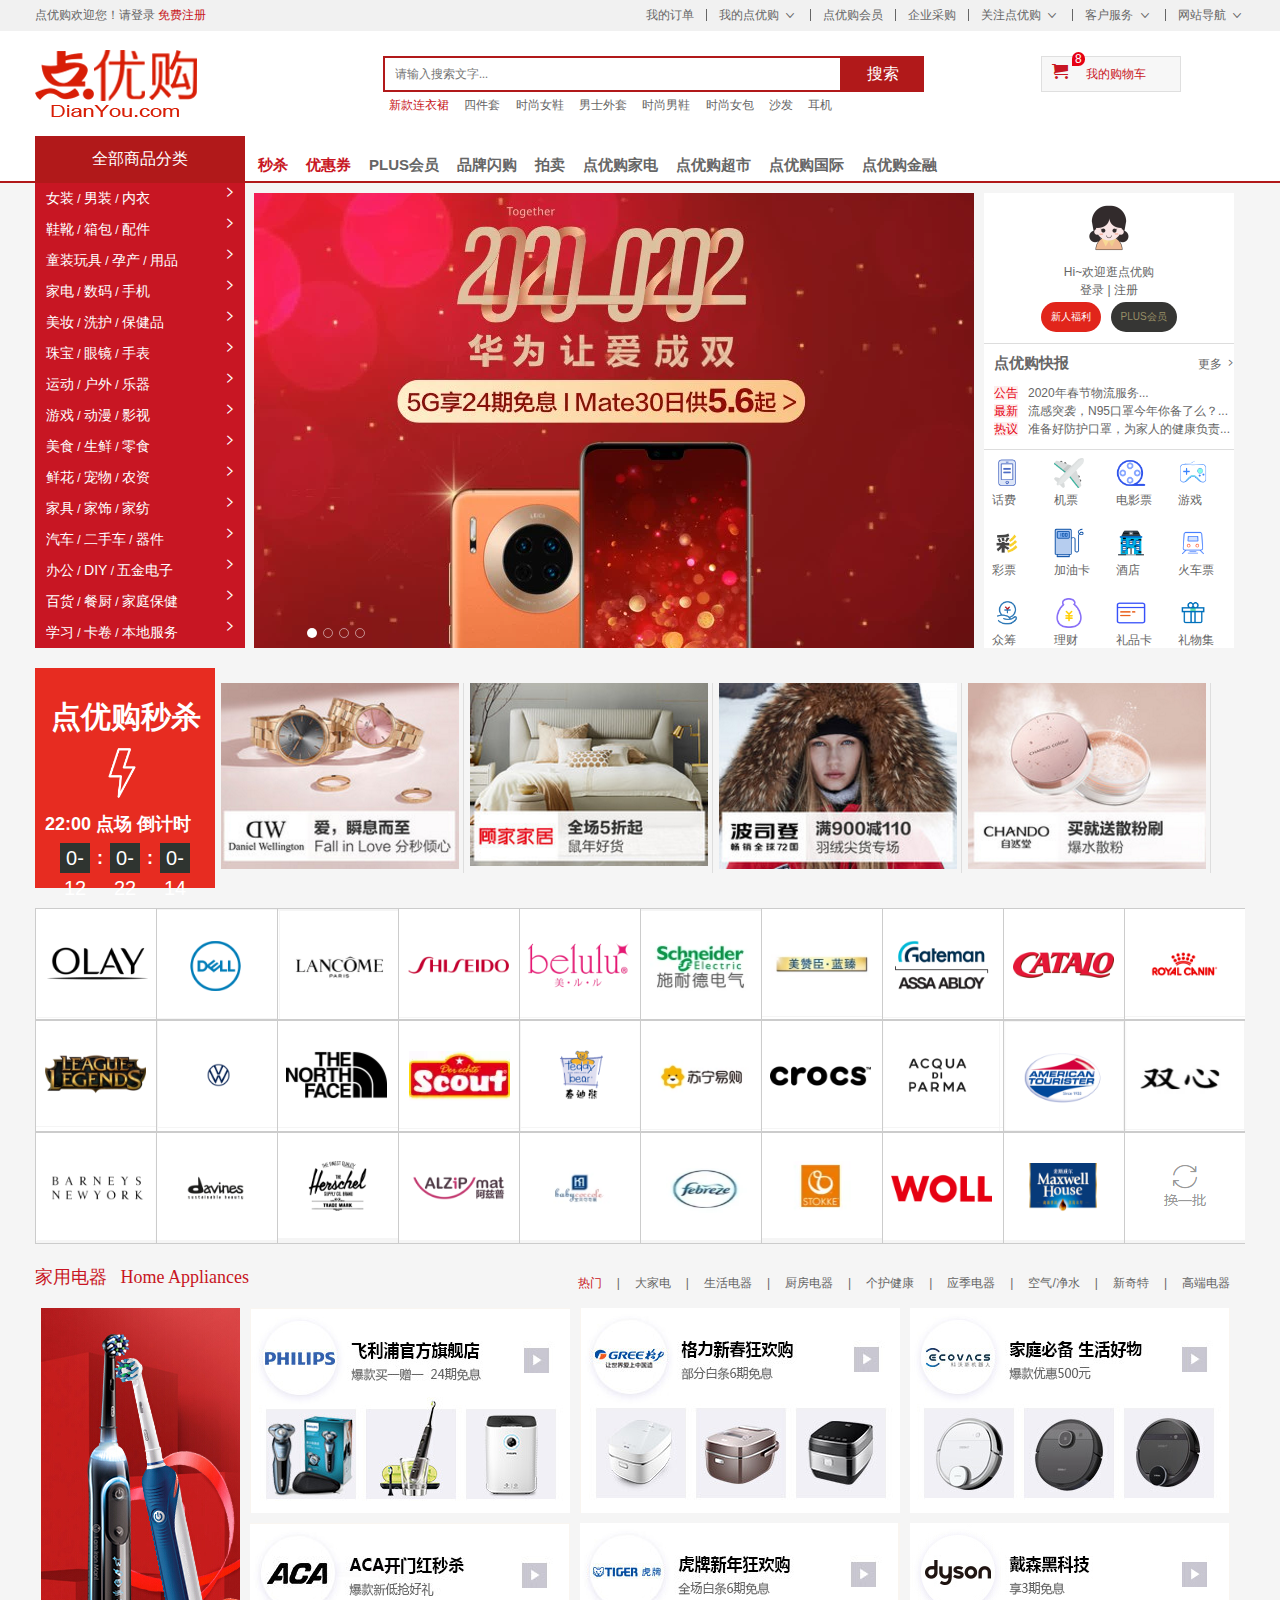
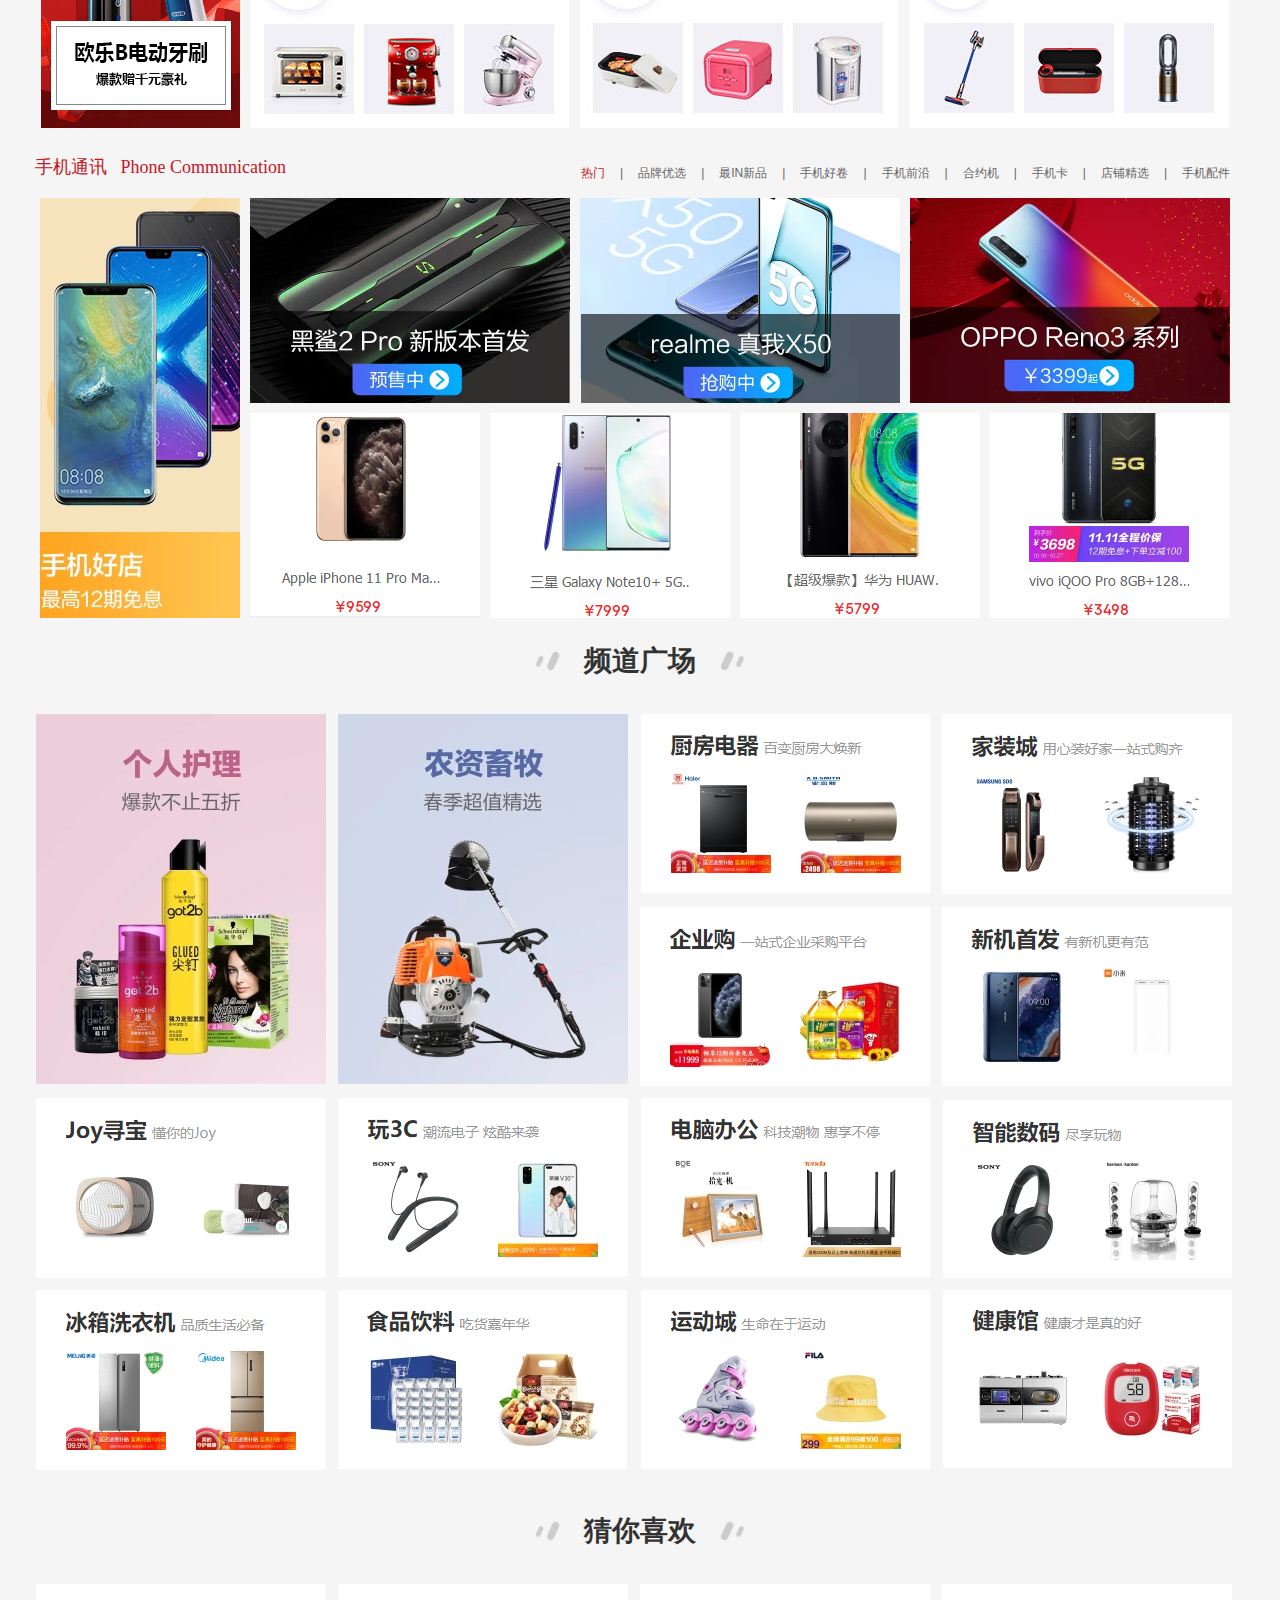
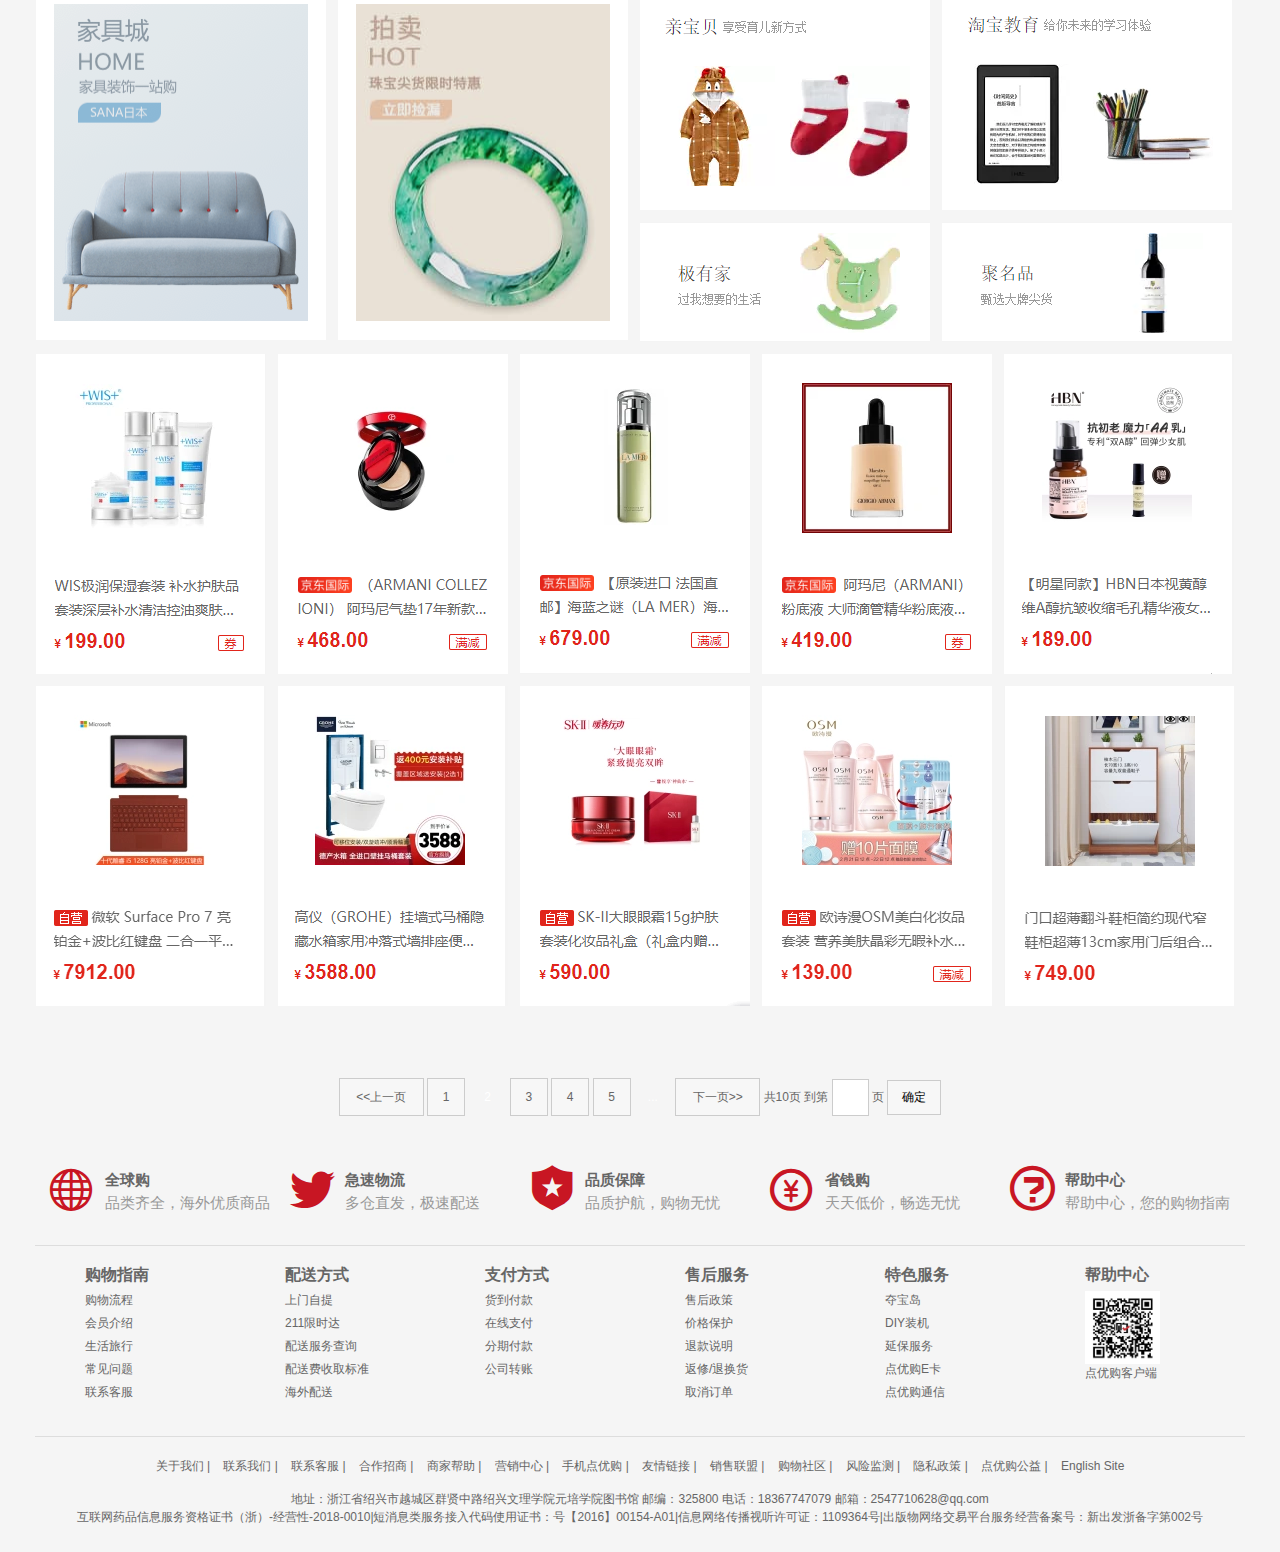
<file: index.html>
<!DOCTYPE html>
<html>
	<head>
		<meta charset="utf-8">
		<!-- 网站优化 -->
		<title>点优购-网站首选-正品低价、优质产品、品质保障、配送及时、轻松购物</title>
		<meta name="description" content="点优购-专业的网上交易平台，提供各类服饰、美容、家居、数码、话费/点卡充值… 数亿优质商品，同时提供担保交易(先收货后付款)等安全交易保障服务，并由商家提供退货承诺、破损补寄等消费者保障服务，让你安心享受网上购物乐趣！" />
		<meta name="keywords" content="网上购物,网上商城,手机,笔记本,电脑,MP3,CD,VCD,DV,相机,数码,配件,手表,存储卡,书本,点优购" />
		<meta name="viewport" content="width=device-width, user-scalable=no, initial-scale=1.0, maximum-scale=1.0, minimum-scale=1.0" />
		<!-- 引入favicon.ico图标 -->
		<link rel="shortcut icon" href="favicon.ico" type="image/x-icon" />
		<link rel="stylesheet" type="text/css" href="css/normalize.css" />
		<link rel="stylesheet" type="text/css" href="css/base.css" />
		<link rel="stylesheet" type="text/css" href="css/index.css" />
		<script src="js/jquery-1.11.0.min.js" type="text/javascript" charset="utf-8"></script>
		<script src="js/animate.js" type="text/javascript" charset="utf-8"></script>
		<script src="js/index.js" type="text/javascript" charset="utf-8"></script>
		<script>
			if ((navigator.userAgent.match(/(phone|pad|pod|iPhone|iPod|ios|iPad|Android|Mobile|BlackBerry|IEMobile|MQQBrowser|JUC|Fennec|wOSBrowser|BrowserNG|WebOS|Symbian|Windows Phone)/i))) {
			  window.location.href = "../flex/index.html";
			}
		</script>

	</head>
	<body>
		<!-- 顶部快捷导航start -->
		<div class="shortcut">
			<div class="w">
				<div class="fl">
					<ul>
						<li>点优购欢迎您！</li>
						<li>
							<a href="javascript:;">请登录</a>
							<a href="register.html" class="col-red">免费注册</a>
						</li>
					</ul>
				</div>
				<div class="fr">
					<ul>
						<li><a href="javascript:;">我的订单</a></li>
						<li class="spacer"></li>
						<li>
							<a href="javascript:;">我的点优购</a>
							<i class="icon-font"></i>
						</li>
						<li class="spacer"></li>
						<li><a href="javascript:;">点优购会员</a></li>
						<li class="spacer"></li>
						<li><a href="javascript:;">企业采购</a></li>
						<li class="spacer"></li>
						<li>
							<a href="javascript:;">关注点优购</a>
							<i class="icon-font"></i>
						</li>
						<li class="spacer"></li>
						<li>
							<a href="javascript:;">客户服务</a>
							<i class="icon-font"></i>
						</li>
						<li class="spacer"></li>
						<li>
							<a href="javascript:;">网站导航</a>
							<i class="icon-font"></i>
						</li>
					</ul>
				</div>
			</div>
		</div>
		<!-- 顶部快捷导航end -->

		<!-- header部分start -->
		<div class="header w">
			<!-- logo -->
			<div class="logo">
				<h1>
					<a href="index.html" title="点优购" class="logo_ico">点优购</a>
				</h1>
			</div>
			<!-- search -->
			<div class="search">
				<input type="text" class="text" placeholder="请输入搜索文字..." />
				<button type="button" class="btn">搜索</button>
			</div>
			<!-- hotwords -->
			<div class="hotwords">
				<a href="javascript:;" class="col-red">新款连衣裙</a>
				<a href="javascript:;">四件套</a>
				<a href="javascript:;">时尚女鞋</a>
				<a href="javascript:;">男士外套</a>
				<a href="javascript:;">时尚男鞋</a>
				<a href="javascript:;">时尚女包</a>
				<a href="javascript:;">沙发</a>
				<a href="javascript:;">耳机</a>
			</div>
			<!-- shopcar -->
			<div class="shopcar">
				<a href="shop.html">
					<i class="icon-car col-red"> </i>
					<i class="count">8</i>
					<span class="col-red">我的购物车</span>
				</a>
			</div>
		</div>
		<!-- header部分end -->

		<!-- nav部分start -->
		<div class="nav">
			<div class="w">
				<div class="dropdown fl">
					<div class="dt">全部商品分类</div>
					<div class="dd">
						<ul>
							<li class="menu_item">
								<a href="javascript:;">女装</a> /
								<a href="javascript:;">男装</a> /
								<a href="javascript:;">内衣</a>
								<i class="icon-font"> </i>
							</li>
							<li class="menu_item">
								<a href="javascript:;">鞋靴</a> /
								<a href="javascript:;">箱包</a> /
								<a href="javascript:;">配件</a>
								<i class="icon-font"> </i>
							</li>
							<li class="menu_item">
								<a href="javascript:;">童装玩具</a> /
								<a href="javascript:;">孕产</a> /
								<a href="javascript:;">用品</a>
								<i class="icon-font"> </i>
							</li>
							<li class="menu_item">
								<a href="javascript:;">家电</a> /
								<a href="javascript:;">数码</a> /
								<a href="javascript:;">手机</a>
								<i class="icon-font"> </i>
							</li>
							<li class="menu_item">
								<a href="javascript:;">美妆</a> /
								<a href="javascript:;">洗护</a> /
								<a href="javascript:;">保健品</a>
								<i class="icon-font"> </i>
							</li>
							<li class="menu_item">
								<a href="javascript:;">珠宝</a> /
								<a href="javascript:;">眼镜</a> /
								<a href="javascript:;">手表</a>
								<i class="icon-font"> </i>
							</li>
							<li class="menu_item">
								<a href="javascript:;">运动</a> /
								<a href="javascript:;">户外</a> /
								<a href="javascript:;">乐器</a>
								<i class="icon-font"> </i>
							</li>
							<li class="menu_item">
								<a href="javascript:;">游戏</a> /
								<a href="javascript:;">动漫</a> /
								<a href="javascript:;">影视</a>
								<i class="icon-font"> </i>
							</li>
							<li class="menu_item">
								<a href="javascript:;">美食</a> /
								<a href="javascript:;">生鲜</a> /
								<a href="javascript:;">零食</a>
								<i class="icon-font"> </i>
							</li>
							<li class="menu_item">
								<a href="javascript:;">鲜花</a> /
								<a href="javascript:;">宠物</a> /
								<a href="javascript:;">农资</a>
								<i class="icon-font"> </i>
							</li>
							<li class="menu_item">
								<a href="javascript:;">家具</a> /
								<a href="javascript:;">家饰</a> /
								<a href="javascript:;">家纺</a>
								<i class="icon-font"> </i>
							</li>
							<li class="menu_item">
								<a href="javascript:;">汽车</a> /
								<a href="javascript:;">二手车</a> /
								<a href="javascript:;">器件</a>
								<i class="icon-font"> </i>
							</li>
							<li class="menu_item">
								<a href="javascript:;">办公</a> /
								<a href="javascript:;">DIY</a> /
								<a href="javascript:;">五金电子</a>
								<i class="icon-font"> </i>
							</li>
							<li class="menu_item">
								<a href="javascript:;">百货</a> /
								<a href="javascript:;">餐厨</a> /
								<a href="javascript:;">家庭保健</a>
								<i class="icon-font"> </i>
							</li>
							<li class="menu_item">
								<a href="javascript:;">学习</a> /
								<a href="javascript:;">卡卷</a> /
								<a href="javascript:;">本地服务</a>
								<i class="icon-font"> </i>
							</li>
						</ul>
					</div>
				</div>
				<div class="navitems fl">
					<ul>
						<li><a href="list.html" class="col-red">秒杀</a></li>
						<li><a href="javascript:;" class="col-red">优惠券</a></li>
						<li><a href="javascript:;">PLUS会员</a></li>
						<li><a href="javascript:;">品牌闪购</a></li>
						<li><a href="javascript:;">拍卖</a></li>
						<li><a href="javascript:;">点优购家电</a></li>
						<li><a href="javascript:;">点优购超市</a></li>
						<li><a href="javascript:;">点优购国际</a></li>
						<li><a href="javascript:;">点优购金融</a></li>
					</ul>
				</div>
			</div>
		</div>
		<!-- nav部分end -->

		<!-- main部分start -->
		<div class="main_back">
			<div class="w">
				<div class="main">
					<div class="focus_img fl">
						<a href="javascript:;" class="arrow_l"> </a>
						<a href="javascript:;" class="arrow_r"></a>
						<ul class="imgList">
							<li>
								<a href="detail.html"><img src="upload/focus.png"></a>
							</li>
							<li>
								<a href="javascript:;"><img src="upload/focus-1.png"></a>
							</li>
							<li>
								<a href="javascript:;"><img src="upload/focus-2.png"></a>
							</li>
							<li>
								<a href="javascript:;"><img src="upload/focus-3.png"></a>
							</li>
						</ul>
						<ol class="circle">
							<li class="current"></li>
							<li></li>
							<li></li>
							<li></li>
						</ol>
					</div>
					<div class="newsflash fr">
						<div class="sign">
							<div class="sign_login">
								<a href="javascript:;">
									<img src="upload/nh.png">
								</a>
								<a href="javascript:;">
									<p>Hi~欢迎逛点优购</p>
								</a>
								<a href="javascript:;">
									<span>登录</span> |
								</a>
								<a href="register.html">
									<span>注册</span>
								</a><br />
								<button type="button" class="btn_l">新人福利</button>
								<button type="button" class="btn_r">PLUS会员</button>
							</div>

						</div>
						<div class="news">
							<div class="news_dt">
								<span>点优购快报</span>
								<a href="javascript:;">更多</a>
							</div>
							<div class="news_dd">
								<ul>
									<li><a href="javascript:;"><span>公告</span>2020年春节物流服务...</a></li>
									<li><a href="javascript:;"><span>最新</span>流感突袭，N95口罩今年你备了么？...</a></li>
									<li><a href="javascript:;"><span>热议</span>准备好防护口罩，为家人的健康负责...</a></li>
								</ul>
							</div>
						</div>
						<div class="small_ico">
							<ul>
								<li>
									<a href="javascript:;">
										<img src="upload/sj.png">
										<p>话费</p>
									</a>
								</li>
								<li>
									<a href="javascript:;">
										<img src="upload/fj.png">
										<p>机票</p>
									</a>
								</li>
								<li>
									<a href="javascript:;">
										<img src="upload/dy.png">
										<p>电影票</p>
									</a>
								</li>
								<li>
									<a href="javascript:;">
										<img src="upload/yx.png">
										<p>游戏</p>
									</a>
								</li>
								<li>
									<a href="javascript:;">
										<img src="upload/cp.png">
										<p>彩票</p>
									</a>
								</li>
								<li>
									<a href="javascript:;">
										<img src="upload/jy.png">
										<p>加油卡</p>
									</a>
								</li>
								<li>
									<a href="javascript:;">
										<img src="upload/jd.png">
										<p>酒店</p>
									</a>
								</li>
								<li>
									<a href="javascript:;">
										<img src="upload/hc.png">
										<p>火车票</p>
									</a>
								</li>
								<li>
									<a href="javascript:;">
										<img src="upload/zc.png">
										<p>众筹</p>
									</a>
								</li>
								<li>
									<a href="javascript:;">
										<img src="upload/lc.png">
										<p>理财</p>
									</a>
								</li>
								<li>
									<a href="javascript:;">
										<img src="upload/Card.png">
										<p>礼品卡</p>
									</a>
								</li>
								<li>
									<a href="javascript:;">
										<img src="upload/lp.png">
										<p>礼物集</p>
									</a>
								</li>
							</ul>
						</div>
					</div>
				</div>
			</div>
		</div>
		<!-- main部分end -->

		<!-- 推荐商品部分start -->
		<div class="recom_back">
			<div class="recom w">
				<div class="recom_td fl">
					<p>点优购秒杀</p>
					<img src="upload/sd.png">
					<strong>22:00 点场 倒计时</strong>
					<span class="recom_timer">
						<span class="hour"></span>
						<span class="minute"></span>
						<span class="second"></span>
					</span>
				</div>
				<div class="recom_dd fl">
					<ul>
						<li>
							<a href="javascript:;"><img src="img/img-1.png"></a>
						</li>
						<li>
							<a href="javascript:;"><img src="img/img-2.png"></a>
						</li>
						<li>
							<a href="javascript:;"><img src="img/img-3.png"></a>
						</li>
						<li>
							<a href="javascript:;"><img src="img/img-4.png"></a>
						</li>
					</ul>
				</div>
			</div>
		</div>
		<!-- 推荐商品部分end -->

		<!-- 推荐品牌部分start -->
		<div class="brand">
			<div class="w">
				<div class="brand_box">
					<ul>
						<li>
							<a href="javascript:;">
								<img src="img/brand-1.png">
								<div class="brand_in">
									<p class="in_txt">olay玉兰油</p>
									<button type="button" class="btn_l btn_in">点击进入</button>
								</div>
							</a>
						</li>
						<li>
							<a href="javascript:;">
								<img src="img/brand-2.png">
								<div class="brand_in">
									<p class="in_txt">Dell/戴尔</p>
									<button type="button" class="btn_l btn_in">点击进入</button>
								</div>
							</a>
						</li>
						<li>
							<a href="javascript:;">
								<img src="img/brand-3.png">
								<div class="brand_in">
									<p class="in_txt">兰蔻</p>
									<button type="button" class="btn_l btn_in">点击进入</button>
								</div>
							</a>
						</li>
						<li>
							<a href="javascript:;">
								<img src="img/brand-4.png">
								<div class="brand_in">
									<p class="in_txt">资生堂</p>
									<button type="button" class="btn_l btn_in">点击进入</button>
								</div>
							</a>
						</li>
						<li>
							<a href="javascript:;">
								<img src="img/brand-5.png">
								<div class="brand_in">
									<p class="in_txt">belulu</p>
									<button type="button" class="btn_l btn_in">点击进入</button>
								</div>
							</a>
						</li>
						<li>
							<a href="javascript:;">
								<img src="img/brand-6.png">
								<div class="brand_in">
									<p class="in_txt">Schneider</p>
									<button type="button" class="btn_l btn_in">点击进入</button>
								</div>
							</a>
						</li>
						<li>
							<a href="javascript:;">
								<img src="img/brand-7.png">
								<div class="brand_in">
									<p class="in_txt">蓝臻</p>
									<button type="button" class="btn_l btn_in">点击进入</button>
								</div>
							</a>
						</li>
						<li>
							<a href="javascript:;">
								<img src="img/brand-8.png">
								<div class="brand_in">
									<p class="in_txt">GATEMAN</p>
									<button type="button" class="btn_l btn_in">点击进入</button>
								</div>
							</a>
						</li>
						<li>
							<a href="javascript:;">
								<img src="img/brand-9.png">
								<div class="brand_in">
									<p class="in_txt">优惠券￥120</p>
									<button type="button" class="btn_l btn_in">点击进入</button>
								</div>
							</a>
						</li>
						<li>
							<a href="javascript:;">
								<img src="img/brand-10.png">
								<div class="brand_in">
									<p class="in_txt">ROYAL</p>
									<button type="button" class="btn_l btn_in">点击进入</button>
								</div>
							</a>
						</li>
						<li>
							<a href="javascript:;">
								<img src="img/brand-11.png">
								<div class="brand_in">
									<p class="in_txt">LEAGUE</p>
									<button type="button" class="btn_l btn_in">点击进入</button>
								</div>
							</a>
						</li>
						<li>
							<a href="javascript:;">
								<img src="img/brand-12.png">
								<div class="brand_in">
									<p class="in_txt">上汽大众</p>
									<button type="button" class="btn_l btn_in">点击进入</button>
								</div>
							</a>
						</li>
						<li>
							<a href="javascript:;">
								<img src="img/brand-13.png">
								<div class="brand_in">
									<p class="in_txt">优惠券￥300</p>
									<button type="button" class="btn_l btn_in">点击进入</button>
								</div>
							</a>
						</li>
						<li>
							<a href="javascript:;">
								<img src="img/brand-14.png">
								<div class="brand_in">
									<p class="in_txt">scout</p>
									<button type="button" class="btn_l btn_in">点击进入</button>
								</div>
							</a>
						</li>
						<li>
							<a href="javascript:;">
								<img src="img/brand-15.png">
								<div class="brand_in">
									<p class="in_txt">泰迪熊</p>
									<button type="button" class="btn_l btn_in">点击进入</button>
								</div>
							</a>
						</li>
						<li>
							<a href="javascript:;">
								<img src="img/brand-16.png">
								<div class="brand_in">
									<p class="in_txt">优惠券￥1000</p>
									<button type="button" class="btn_l btn_in">点击进入</button>
								</div>
							</a>
						</li>
						<li>
							<a href="javascript:;">
								<img src="img/brand-17.png">
								<div class="brand_in">
									<p class="in_txt">优惠券￥50</p>
									<button type="button" class="btn_l btn_in">点击进入</button>
								</div>
							</a>
						</li>
						<li>
							<a href="javascript:;">
								<img src="img/brand-18.png">
								<div class="brand_in">
									<p class="in_txt">帕尔玛之水</p>
									<button type="button" class="btn_l btn_in">点击进入</button>
								</div>
							</a>
						</li>
						<li>
							<a href="javascript:;">
								<img src="img/brand-19.png">
								<div class="brand_in">
									<p class="in_txt">AMERICAN</p>
									<button type="button" class="btn_l btn_in">点击进入</button>
								</div>
							</a>
						</li>
						<li>
							<a href="javascript:;">
								<img src="img/brand-20.png">
								<div class="brand_in">
									<p class="in_txt">双心</p>
									<button type="button" class="btn_l btn_in">点击进入</button>
								</div>
							</a>
						</li>
						<li>
							<a href="javascript:;">
								<img src="img/brand-21.png">
								<div class="brand_in">
									<p class="in_txt">BARNEYS</p>
									<button type="button" class="btn_l btn_in">点击进入</button>
								</div>
							</a>
						</li>
						<li>
							<a href="javascript:;">
								<img src="img/brand-22.png">
								<div class="brand_in">
									<p class="in_txt">大卫尼斯</p>
									<button type="button" class="btn_l btn_in">点击进入</button>
								</div>
							</a>
						</li>
						<li>
							<a href="javascript:;">
								<img src="img/brand-23.png">
								<div class="brand_in">
									<p class="in_txt">优惠券￥110</p>
									<button type="button" class="btn_l btn_in">点击进入</button>
								</div>
							</a>
						</li>
						<li>
							<a href="javascript:;">
								<img src="img/brand-24.png">
								<div class="brand_in">
									<p class="in_txt">阿慈普</p>
									<button type="button" class="btn_l btn_in">点击进入</button>
								</div>
							</a>
						</li>
						<li>
							<a href="javascript:;">
								<img src="img/brand-25.png">
								<div class="brand_in">
									<p class="in_txt">优惠券￥200</p>
									<button type="button" class="btn_l btn_in">点击进入</button>
								</div>
							</a>
						</li>
						<li>
							<a href="javascript:;">
								<img src="img/brand-26.png">
								<div class="brand_in">
									<p class="in_txt">febreze</p>
									<button type="button" class="btn_l btn_in">点击进入</button>
								</div>
							</a>
						</li>
						<li>
							<a href="javascript:;">
								<img src="img/brand-27.png">
								<div class="brand_in">
									<p class="in_txt">STOKKE</p>
									<button type="button" class="btn_l btn_in">点击进入</button>
								</div>
							</a>
						</li>
						<li>
							<a href="javascript:;">
								<img src="img/brand-28.png">
								<div class="brand_in">
									<p class="in_txt">优惠券￥1200</p>
									<button type="button" class="btn_l btn_in">点击进入</button>
								</div>
							</a>
						</li>
						<li>
							<a href="javascript:;">
								<img src="img/brand-29.png">
								<div class="brand_in">
									<p class="in_txt">优惠券￥20</p>
									<button type="button" class="btn_l btn_in">点击进入</button>
								</div>
							</a>
						</li>
						<li>
							<a href="javascript:;">
								<img src="img/brand-30.png">
								<div class="brand_in brand_last">
									<img src="img/sx.png">
									<p class="in_txt_last">换一批</p>
								</div>
							</a>
						</li>
					</ul>
				</div>
			</div>
		</div>
		<!-- 推荐品牌部分end -->

		<!-- 楼层区部分start -->
		<div class="floor">
			<!-- 家用电器 -->
			<div class="home w">
				<div class="box_hd">
					<h3>家用电器 &nbsp; Home Appliances</h3>
					<div class="tab_list">
						<ul>
							<li><a href="javascript:;" class="col-red">热门</a>|</li>
							<li><a href="javascript:;">大家电</a>|</li>
							<li><a href="javascript:;">生活电器</a>|</li>
							<li><a href="javascript:;">厨房电器</a>|</li>
							<li><a href="javascript:;">个护健康</a>|</li>
							<li><a href="javascript:;">应季电器</a>|</li>
							<li><a href="javascript:;">空气/净水</a>|</li>
							<li><a href="javascript:;">新奇特</a>|</li>
							<li><a href="javascript:;">高端电器</a></li>
						</ul>
					</div>
				</div>
				<div class="box_bd">
					<ul>
						<li><a href="javascript:;"><img src="img/home-1.png"></a></li>
						<li><a href="javascript:;"><img src="img/home-2.png"></a></li>
						<li><a href="javascript:;"><img src="img/home-3.png"></a></li>
						<li><a href="javascript:;"><img src="img/home-4.png"></a></li>
						<li><a href="javascript:;"><img src="img/home-5.png"></a></li>
						<li><a href="javascript:;"><img src="img/home-6.png"></a></li>
						<li><a href="javascript:;"><img src="img/home-7.png"></a></li>
					</ul>
				</div>
			</div>
			<!-- 手机通讯 -->
			<div class="phone w">
				<div class="box_hd">
					<h3>手机通讯 &nbsp; Phone Communication</h3>
					<div class="tab_list">
						<ul>
							<li><a href="javascript:;" class="col-red">热门</a>|</li>
							<li><a href="javascript:;">品牌优选</a>|</li>
							<li><a href="javascript:;">最IN新品</a>|</li>
							<li><a href="javascript:;">手机好卷</a>|</li>
							<li><a href="javascript:;">手机前沿</a>|</li>
							<li><a href="javascript:;">合约机</a>|</li>
							<li><a href="javascript:;">手机卡</a>|</li>
							<li><a href="javascript:;">店铺精选</a>|</li>
							<li><a href="javascript:;">手机配件</a></li>
						</ul>
					</div>
				</div>
				<div class="box_bd">
					<ul>
						<li><a href="javascript:;"><img src="img/phone-1.png"></a></li>
						<li><a href="javascript:;"><img src="img/phone-2.png"></a></li>
						<li><a href="javascript:;"><img src="img/phone-3.png"></a></li>
						<li><a href="javascript:;"><img src="img/phone-4.png"></a></li>
						<li><a href="javascript:;"><img src="img/phone-5.png"></a></li>
						<li><a href="javascript:;"><img src="img/phone-6.png"></a></li>
						<li><a href="detail.html"><img src="img/phone-7.png"></a></li>
						<li><a href="javascript:;"><img src="img/phone-8.png"></a></li>
					</ul>
				</div>
			</div>
			<!-- 频道广场 -->
			<div class="channel w">
				<div class="floored">
					<div class="floored_inner">
						<h3>频道广场</h3>
					</div>
					<div class="floored_product">
						<ul>
							<li>
								<a href="javascript:;"><img src="img/channel-1.webp"></a>
							</li>
							<li>
								<a href="javascript:;"><img src="img/channel-2.webp"></a>
							</li>
							<li>
								<a href="javascript:;"><img src="img/channel-3.png"></a>
							</li>
							<li>
								<a href="javascript:;"><img src="img/channel-4.png"></a>
							</li>
							<li>
								<a href="javascript:;"><img src="img/channel-5.png"></a>
							</li>
							<li>
								<a href="javascript:;"><img src="img/channel-6.png"></a>
							</li>
							<li>
								<a href="javascript:;"><img src="img/channel-7.png"></a>
							</li>
							<li>
								<a href="javascript:;"><img src="img/channel-8.png"></a>
							</li>
							<li>
								<a href="javascript:;"><img src="img/channel-9.png"></a>
							</li>
							<li>
								<a href="javascript:;"><img src="img/channel-10.png"></a>
							</li>
							<li>
								<a href="javascript:;"><img src="img/channel-11.png"></a>
							</li>
							<li>
								<a href="javascript:;"><img src="img/channel-12.png"></a>
							</li>
							<li>
								<a href="javascript:;"><img src="img/channel-13.png"></a>
							</li>
							<li>
								<a href="javascript:;"><img src="img/channel-14.png"></a>
							</li>
						</ul>
					</div>
				</div>
			</div>
			<!-- 猜你喜欢 -->
			<div class="channel spill w">
				<div class="floored">
					<div class="floored_inner">
						<h3>猜你喜欢</h3>
					</div>
					<div class="floored_product">
						<ul>
							<li>
								<a href="javascript:;"><img src="img/channel1.png"></a>
							</li>
							<li>
								<a href="javascript:;"><img src="img/channel2.png"></a>
							</li>
							<li>
								<a href="javascript:;"><img src="img/channel3.png"></a>
							</li>
							<li>
								<a href="javascript:;"><img src="img/channel4.png"></a>
							</li>
							<li>
								<a href="javascript:;"><img src="img/channel5.png"></a>
							</li>
							<li>
								<a href="javascript:;"><img src="img/channel6.png"></a>
							</li>
							<li>
								<a href="javascript:;"><img src="img/channel7.png"></a>
							</li>
							<li>
								<a href="javascript:;"><img src="img/channel8.png"></a>
							</li>
							<li>
								<a href="javascript:;"><img src="img/channel9.png"></a>
							</li>
							<li>
								<a href="javascript:;"><img src="img/channel10.png"></a>
							</li>
							<li>
								<a href="javascript:;"><img src="img/channel11.png"></a>
							</li>
							<li>
								<a href="javascript:;"><img src="img/channel12.png"></a>
							</li>
							<li>
								<a href="javascript:;"><img src="img/channel13.png"></a>
							</li>
							<li>
								<a href="javascript:;"><img src="img/channel14.png"></a>
							</li>
							<li>
								<a href="javascript:;"><img src="img/channel15.png"></a>
							</li>
							<li>
								<a href="javascript:;"><img src="img/channel16.png"></a>
							</li>
						</ul>
					</div>
				</div>
			</div>
			<!-- 分页跳转栏 -->
			<div class="page">
				<span class="page_num">
					<a href="javascript:;" class="page_prev">&lt;&lt;上一页</a>
					<a href="javascript:;">1</a>
					<a href="javascript:;" class="current">2</a>
					<a href="javascript:;">3</a>
					<a href="javascript:;">4</a>
					<a href="javascript:;">5</a>
					<a href="javascript:;" class="current">...</a>
					<a href="javascript:;" class="page_prev">下一页&gt;&gt;</a>
				</span>
				<span class="page_skip">
					共10页 到第
					<input type="text" value="" />
					页
					<button type="button">确定</button>
				</span>
			</div>
		</div>
		<!-- 楼层区部分end -->

		<!-- 固定侧边栏部分start -->
		<div class="fixedtool">
			<ul>
				<li class="current">家用电器</li>
				<li>手机通讯</li>
				<li>频道广场</li>
				<li>猜你喜欢</li>
				<li>联系客服</li>
				<li><a href="javascript:;">∧ 顶部</a></li>
			</ul>
		</div>
		<!-- 固定侧边栏部分end -->

		<!-- footer部分start -->
		<div class="footer">
			<div class="w">
				<!-- mod_service -->
				<div class="mod_service">
					<ul>
						<li>
							<i class="icon-global col-red"> </i>
							<div class="mod_service_title">
								<h5>全球购</h5>
								<p>品类齐全，海外优质商品</p>
							</div>
						</li>
						<li>
							<i class="icon-global col-red"> </i>
							<div class="mod_service_title mod_service_title2">
								<h5>急速物流</h5>
								<p>多仓直发，极速配送</p>
							</div>
						</li>
						<li>
							<i class="icon-global col-red"> </i>
							<div class="mod_service_title mod_service_title2">
								<h5>品质保障</h5>
								<p>品质护航，购物无忧</p>
							</div>
						</li>
						<li>
							<i class="icon-global col-red"> </i>
							<div class="mod_service_title mod_service_title2">
								<h5>省钱购</h5>
								<p>天天低价，畅选无忧</p>
							</div>
						</li>
						<li>
							<i class="icon-global col-red"> </i>
							<div class="mod_service_title">
								<h5>帮助中心</h5>
								<p>帮助中心，您的购物指南</p>
							</div>
						</li>
					</ul>
				</div>
				<!-- mod_help -->
				<div class="mod_help">
					<dl class="mod_help_list">
						<dt>购物指南</dt>
						<dd><a href="javascript:;">购物流程</a></dd>
						<dd><a href="javascript:;">会员介绍</a></dd>
						<dd><a href="javascript:;">生活旅行</a></dd>
						<dd><a href="javascript:;">常见问题</a></dd>
						<dd><a href="javascript:;">联系客服</a></dd>
					</dl>
					<dl class="mod_help_list">
						<dt>配送方式</dt>
						<dd><a href="javascript:;">上门自提</a></dd>
						<dd><a href="javascript:;">211限时达</a></dd>
						<dd><a href="javascript:;">配送服务查询</a></dd>
						<dd><a href="javascript:;">配送费收取标准</a></dd>
						<dd><a href="javascript:;">海外配送</a></dd>
					</dl>
					<dl class="mod_help_list">
						<dt>支付方式</dt>
						<dd><a href="javascript:;">货到付款</a></dd>
						<dd><a href="javascript:;">在线支付</a></dd>
						<dd><a href="javascript:;">分期付款</a></dd>
						<dd><a href="javascript:;">公司转账</a></dd>
					</dl>
					<dl class="mod_help_list">
						<dt>售后服务</dt>
						<dd><a href="javascript:;">售后政策</a></dd>
						<dd><a href="javascript:;">价格保护</a></dd>
						<dd><a href="javascript:;">退款说明</a></dd>
						<dd><a href="javascript:;">返修/退换货</a></dd>
						<dd><a href="javascript:;">取消订单</a></dd>
					</dl>
					<dl class="mod_help_list">
						<dt>特色服务</dt>
						<dd><a href="javascript:;">夺宝岛</a></dd>
						<dd><a href="javascript:;">DIY装机</a></dd>
						<dd><a href="javascript:;">延保服务</a></dd>
						<dd><a href="javascript:;">点优购E卡</a></dd>
						<dd><a href="javascript:;">点优购通信</a></dd>
					</dl>
					<dl class="mod_help_list mod_help_app">
						<dt>帮助中心</dt>
						<dd>
							<img src="img/help.jpg" alt="点优购" style="width: 75px;">
							<p>点优购客户端</p>
						</dd>
					</dl>
				</div>
				<!-- mod_copyright -->
				<div class="mod_copyright">
					<p class="mod_copyright_links">
						<a href="javascript:;">关于我们 | </a>
						<a href="javascript:;">联系我们 | </a>
						<a href="javascript:;">联系客服 | </a>
						<a href="javascript:;">合作招商 | </a>
						<a href="javascript:;">商家帮助 | </a>
						<a href="javascript:;">营销中心 | </a>
						<a href="javascript:;">手机点优购 | </a>
						<a href="javascript:;">友情链接 | </a>
						<a href="javascript:;">销售联盟 | </a>
						<a href="javascript:;">购物社区 | </a>
						<a href="javascript:;">风险监测 | </a>
						<a href="javascript:;">隐私政策 | </a>
						<a href="javascript:;">点优购公益 | </a>
						<a href="javascript:;">English Site </a>
					</p>
					<p class="mod_copyright_info">
						地址：浙江省绍兴市越城区群贤中路绍兴文理学院元培学院图书馆
						邮编：325800 电话：18367747079
						邮箱：2547710628@qq.com<br />
						互联网药品信息服务资格证书（浙）-经营性-2018-0010|短消息类服务接入代码使用证书：号【2016】00154-A01|信息网络传播视听许可证：1109364号|出版物网络交易平台服务经营备案号：新出发浙备字第002号
					</p>
				</div>
			</div>
		</div>
		<!-- footer部分end -->
		<!-- 引入懒加载插件 -->
		<!-- <script src="js/EasyLazyload.min.js" type="text/javascript" charset="utf-8"></script> -->
		<script>
			// lazyLoadInit({
			// 	showTime: 10,
			// 	onLoadBackEnd: function(i, e) {
			// 		console.log("onLoadBackEnd:" + i);
			// 	},
			// 	onLoadBackStart: function(i, e) {
			// 		console.log("onLoadBackStart:" + i);
			// 	}
			// });
			var hour = document.querySelector('.hour');
			var minute = document.querySelector('.minute');
			var second = document.querySelector('.second');
			var inputTime = +new Date('2020-3-20 22:00:00');
			getTime();
			setInterval(getTime, 1000);

			function getTime() {
				var nowTime = +new Date();
				var times = (inputTime - nowTime) / 1000;
				var h = parseInt(times / 60 / 60 % 24);
				h = h < 10 ? '0' + h : h;
				hour.innerHTML = h;
				var m = parseInt(times / 60 % 60);
				m = m < 10 ? '0' + m : m;
				minute.innerHTML = m;
				var s = parseInt(times % 60);
				s = s < 10 ? '0' + s : s;
				second.innerHTML = s;
			}
		</script>
	</body>
</html>
</file>
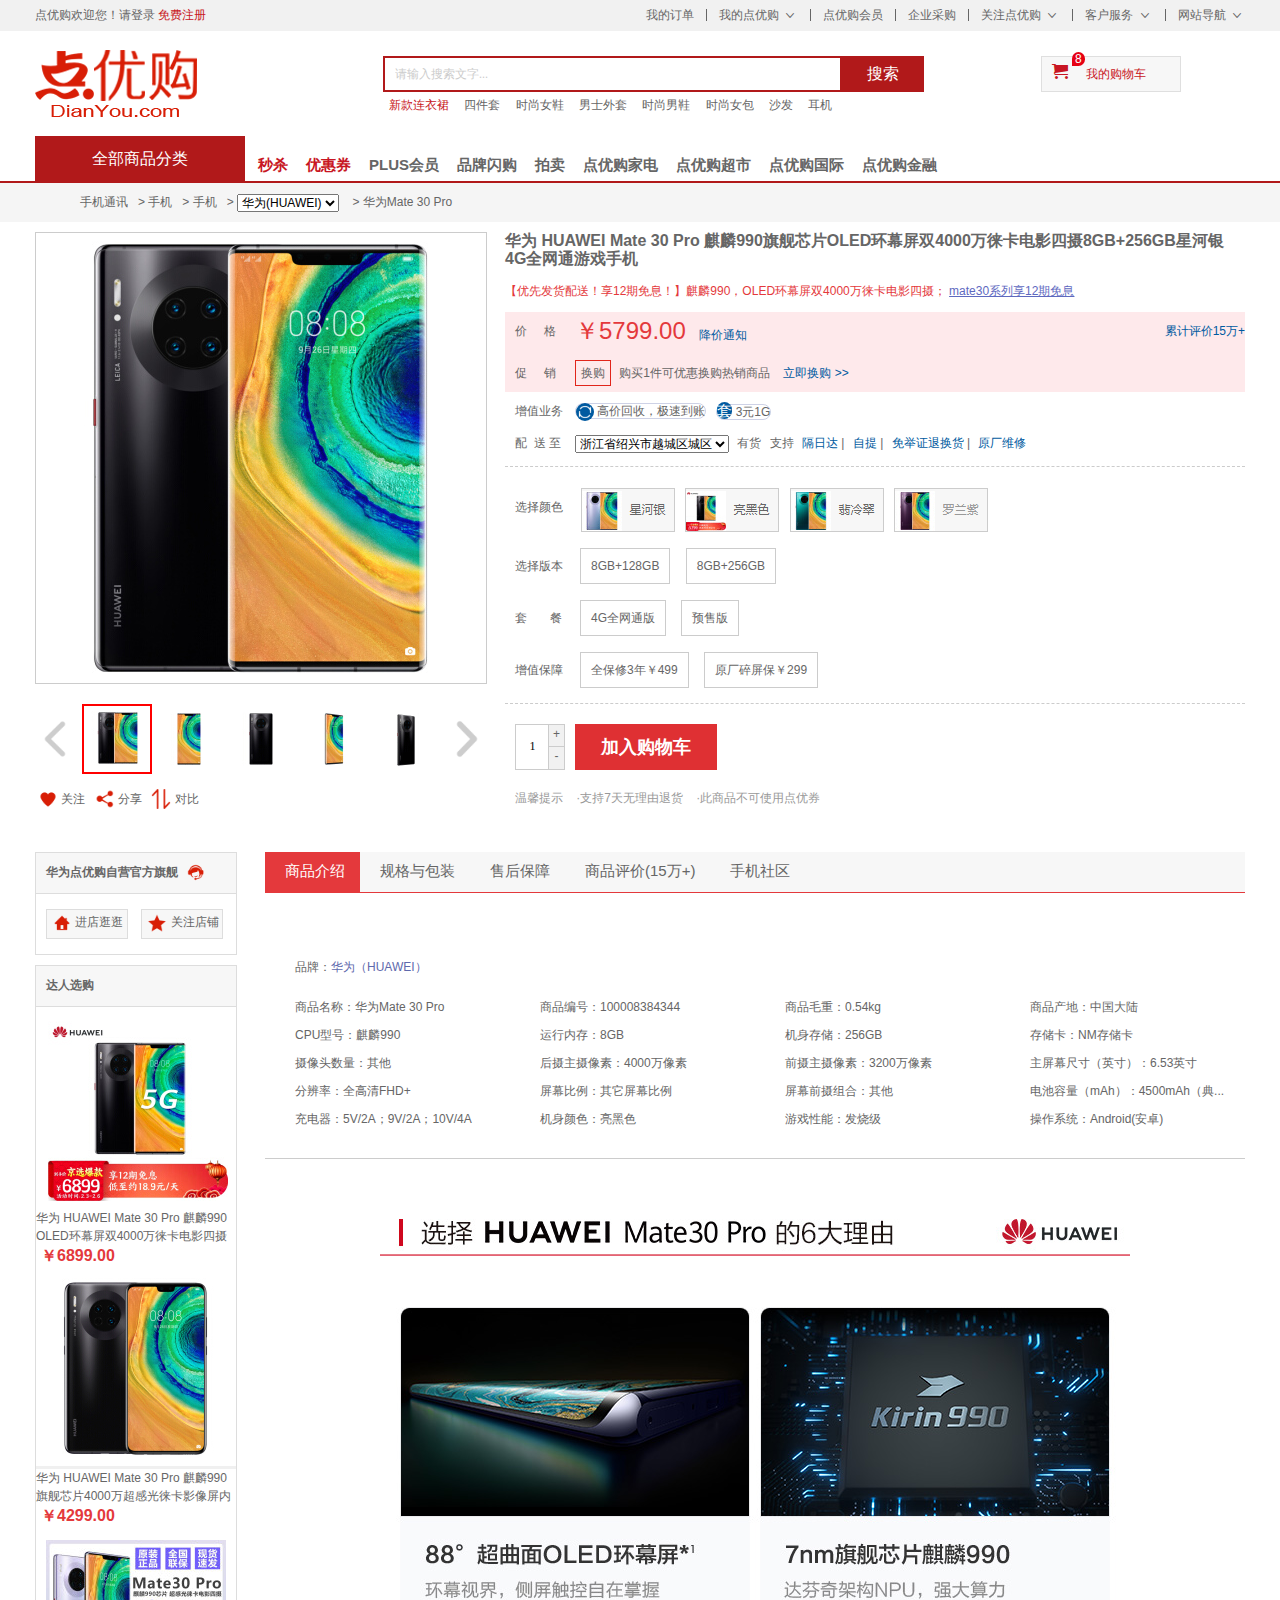
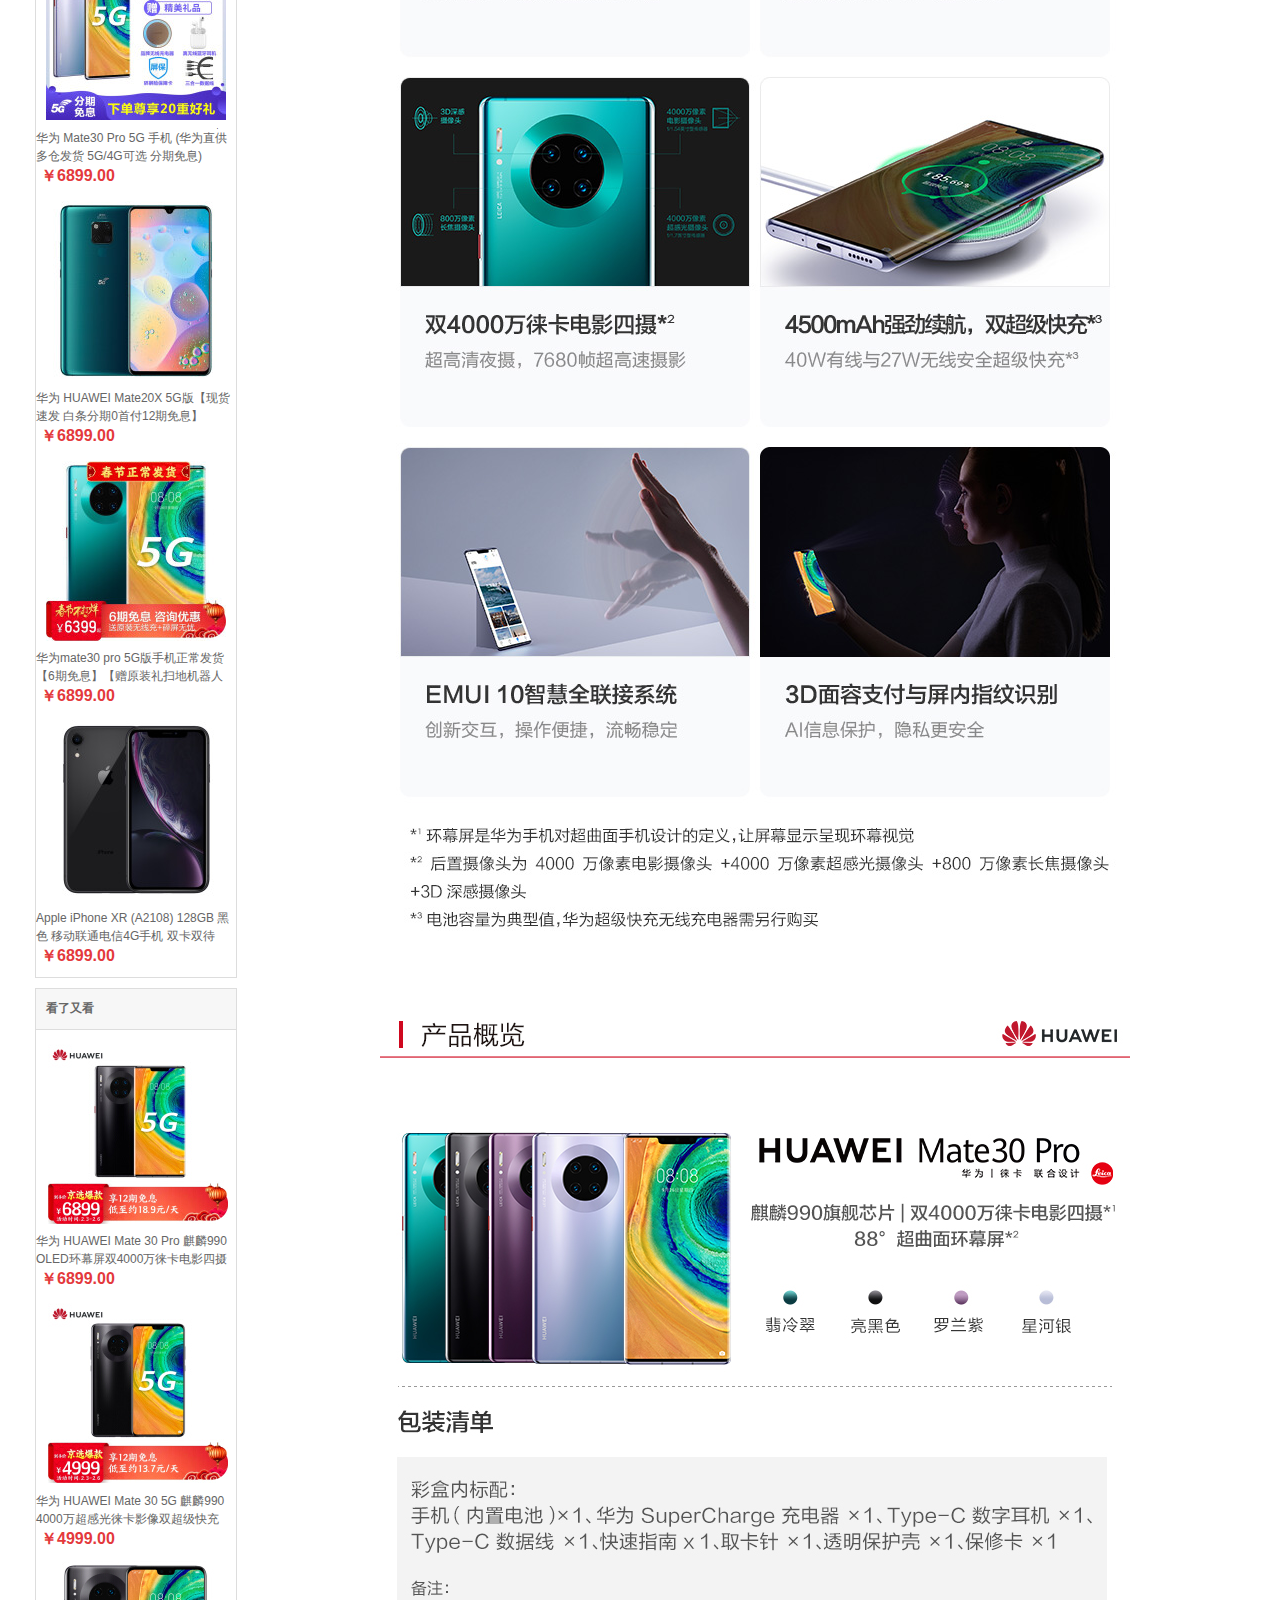
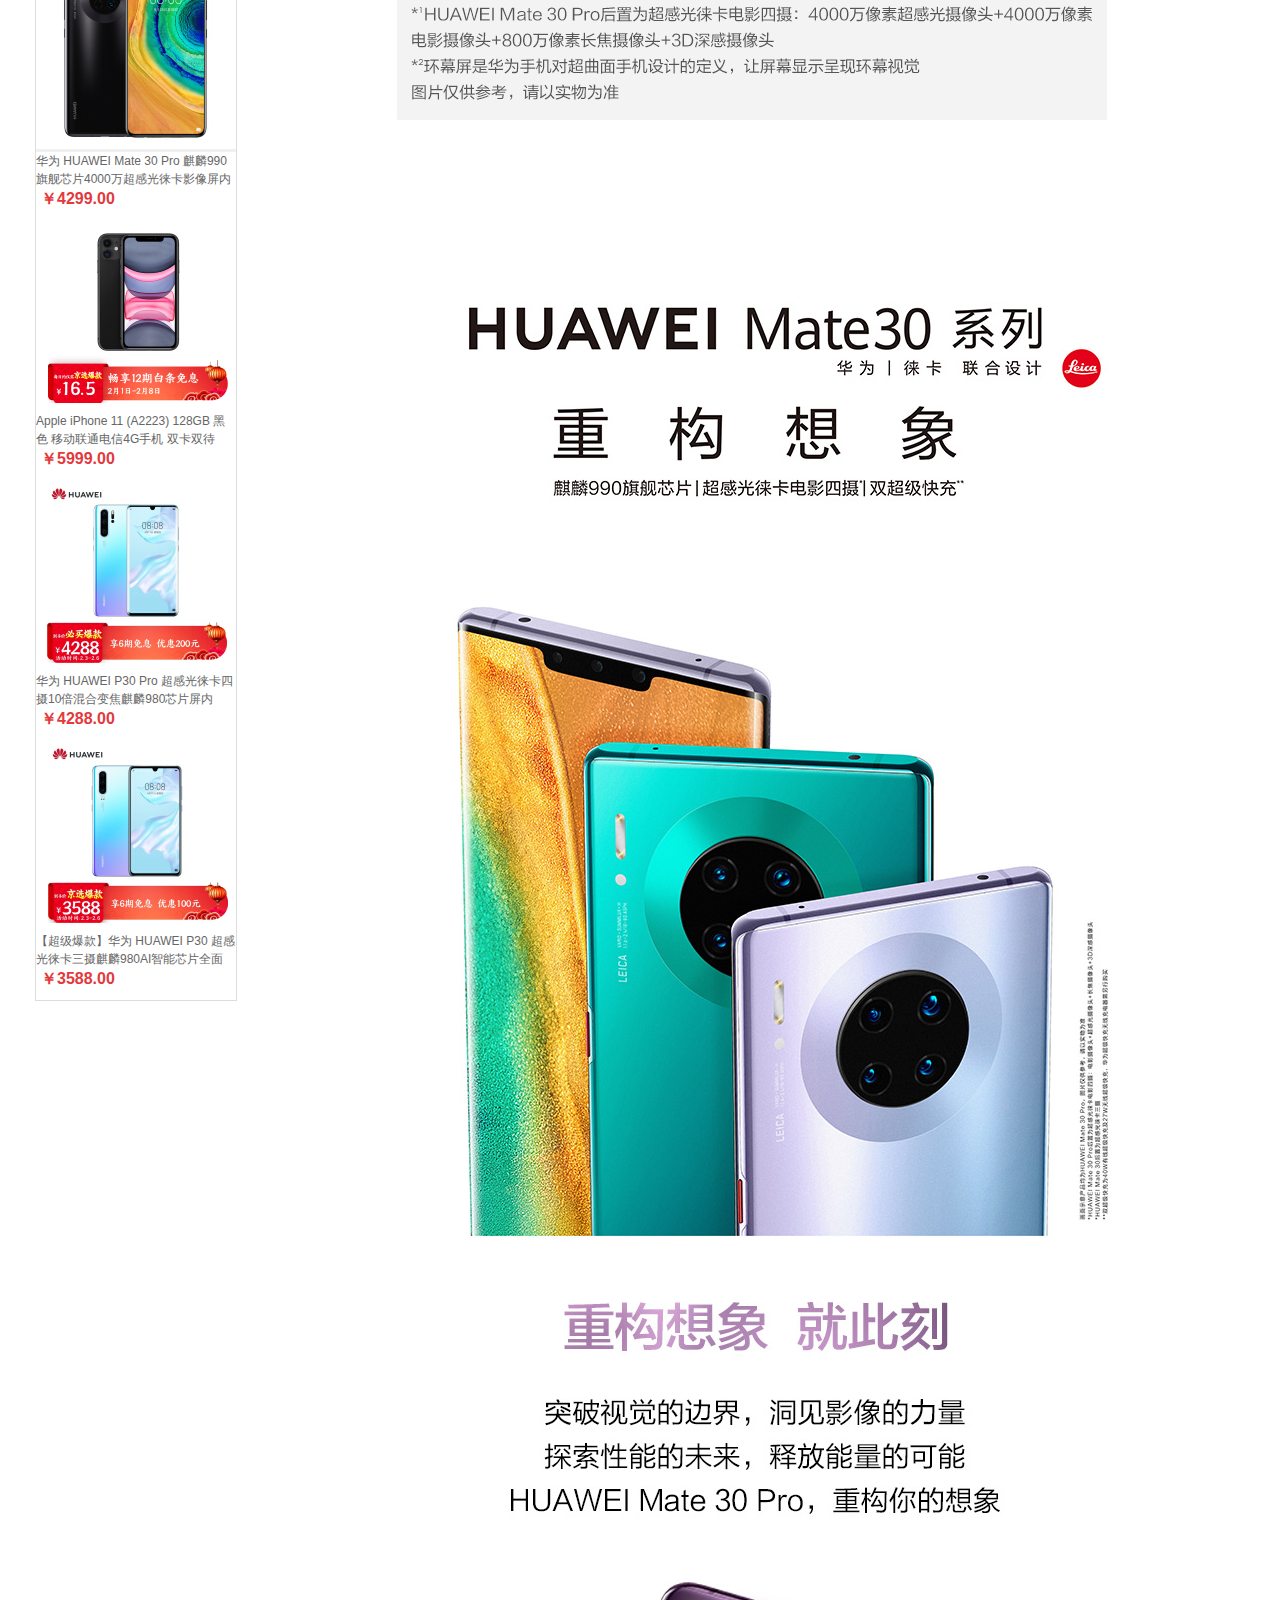
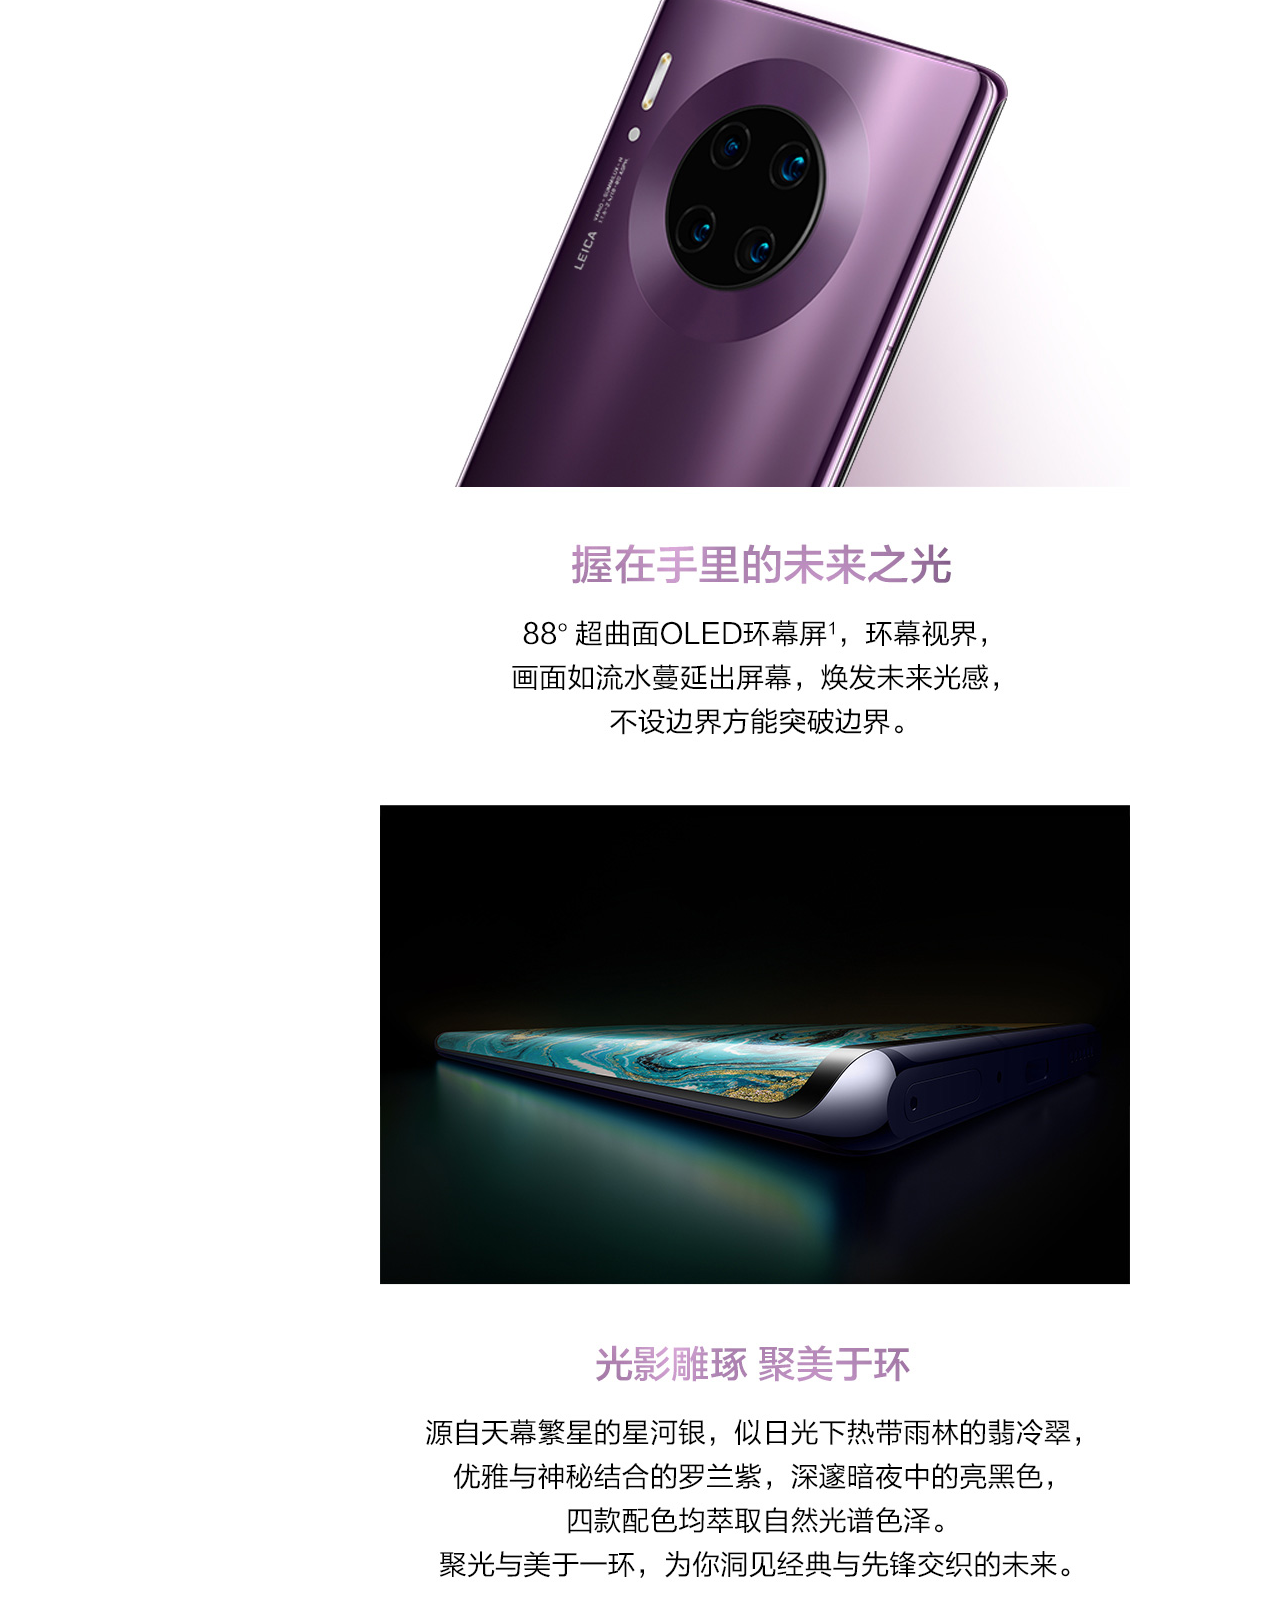
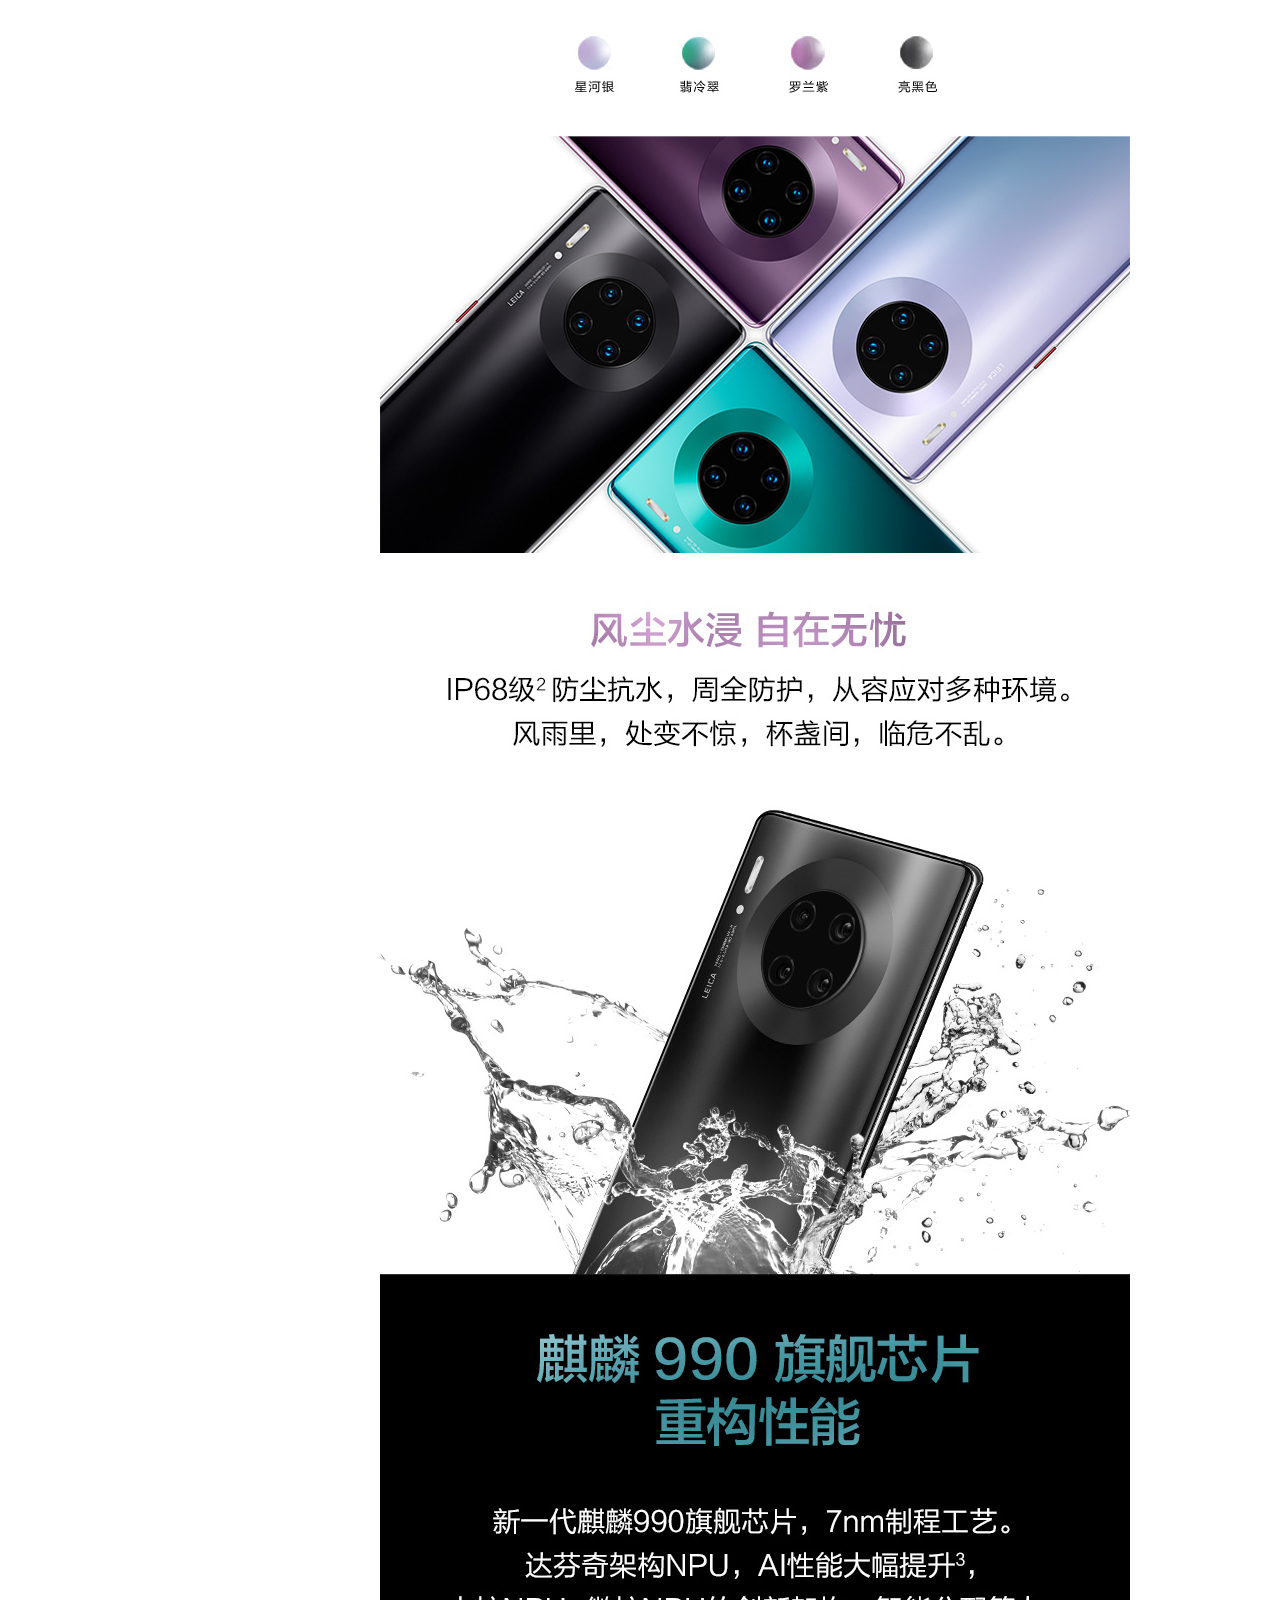
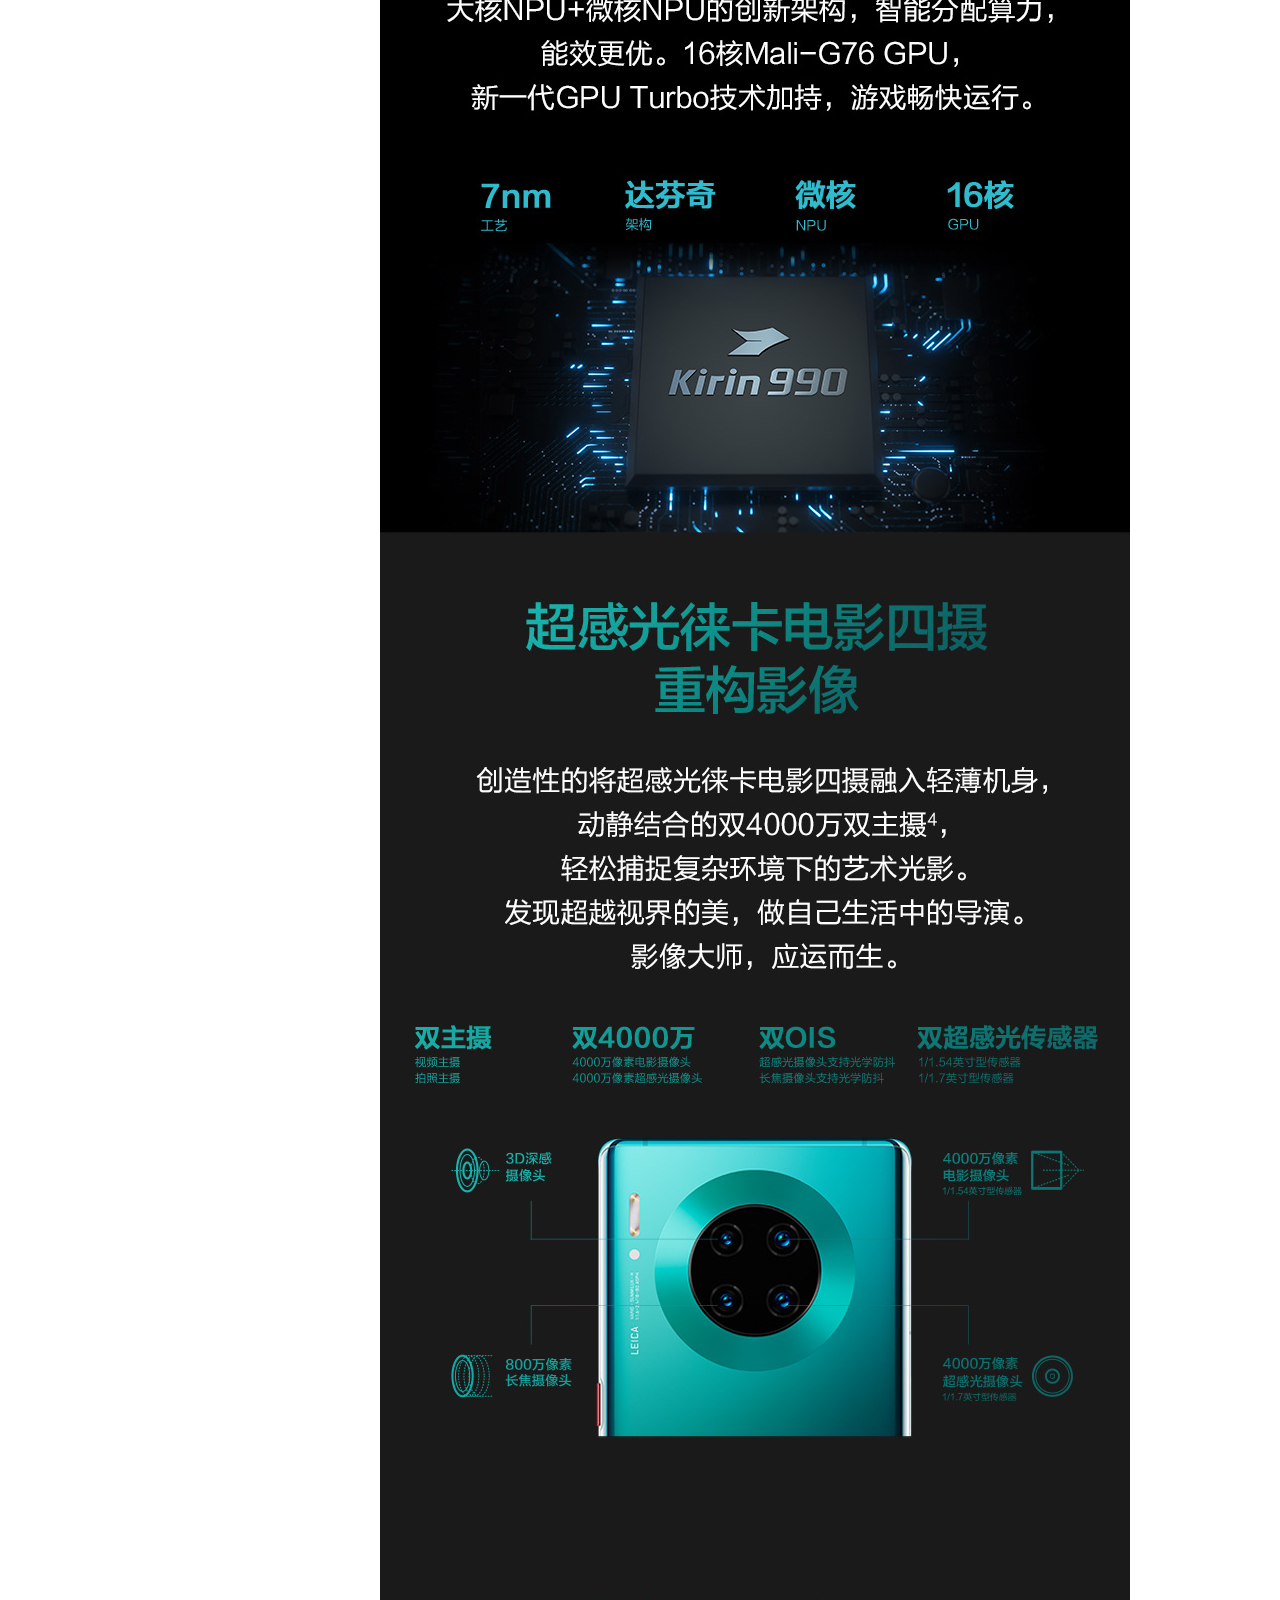
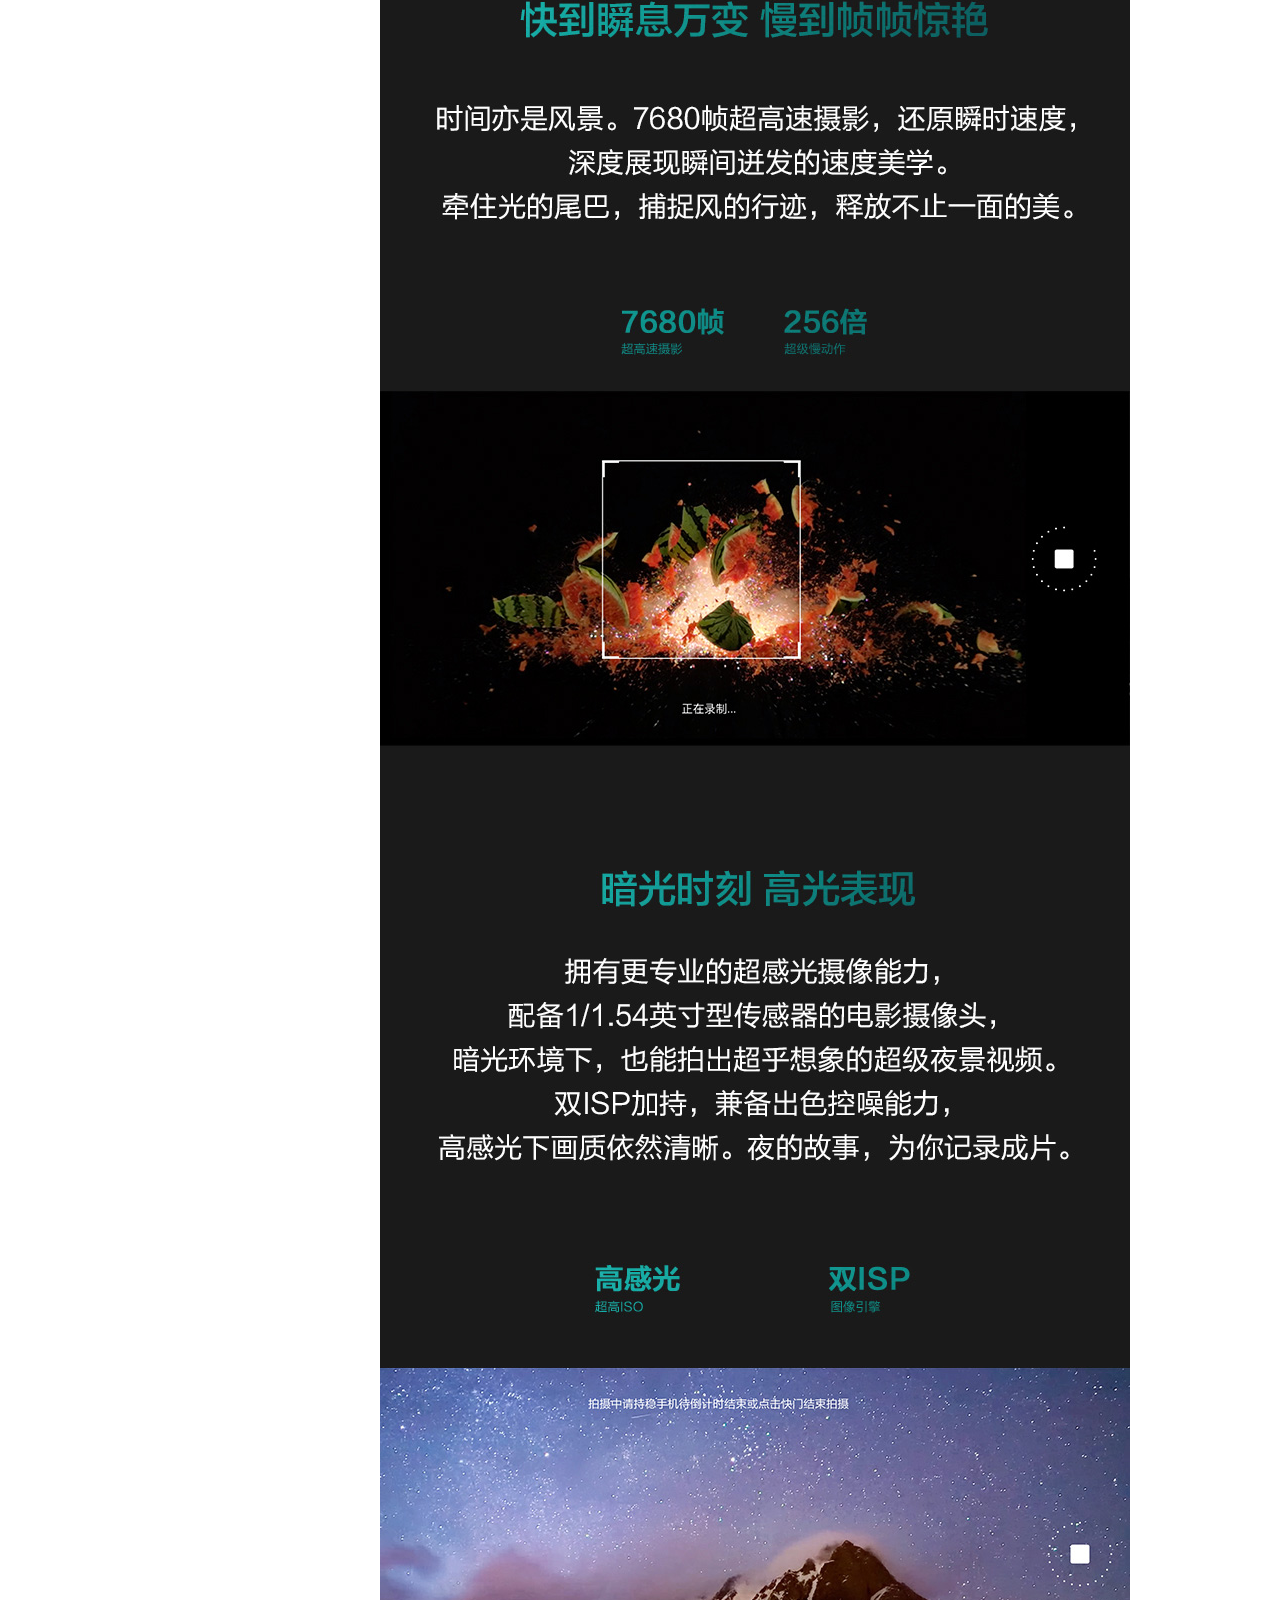
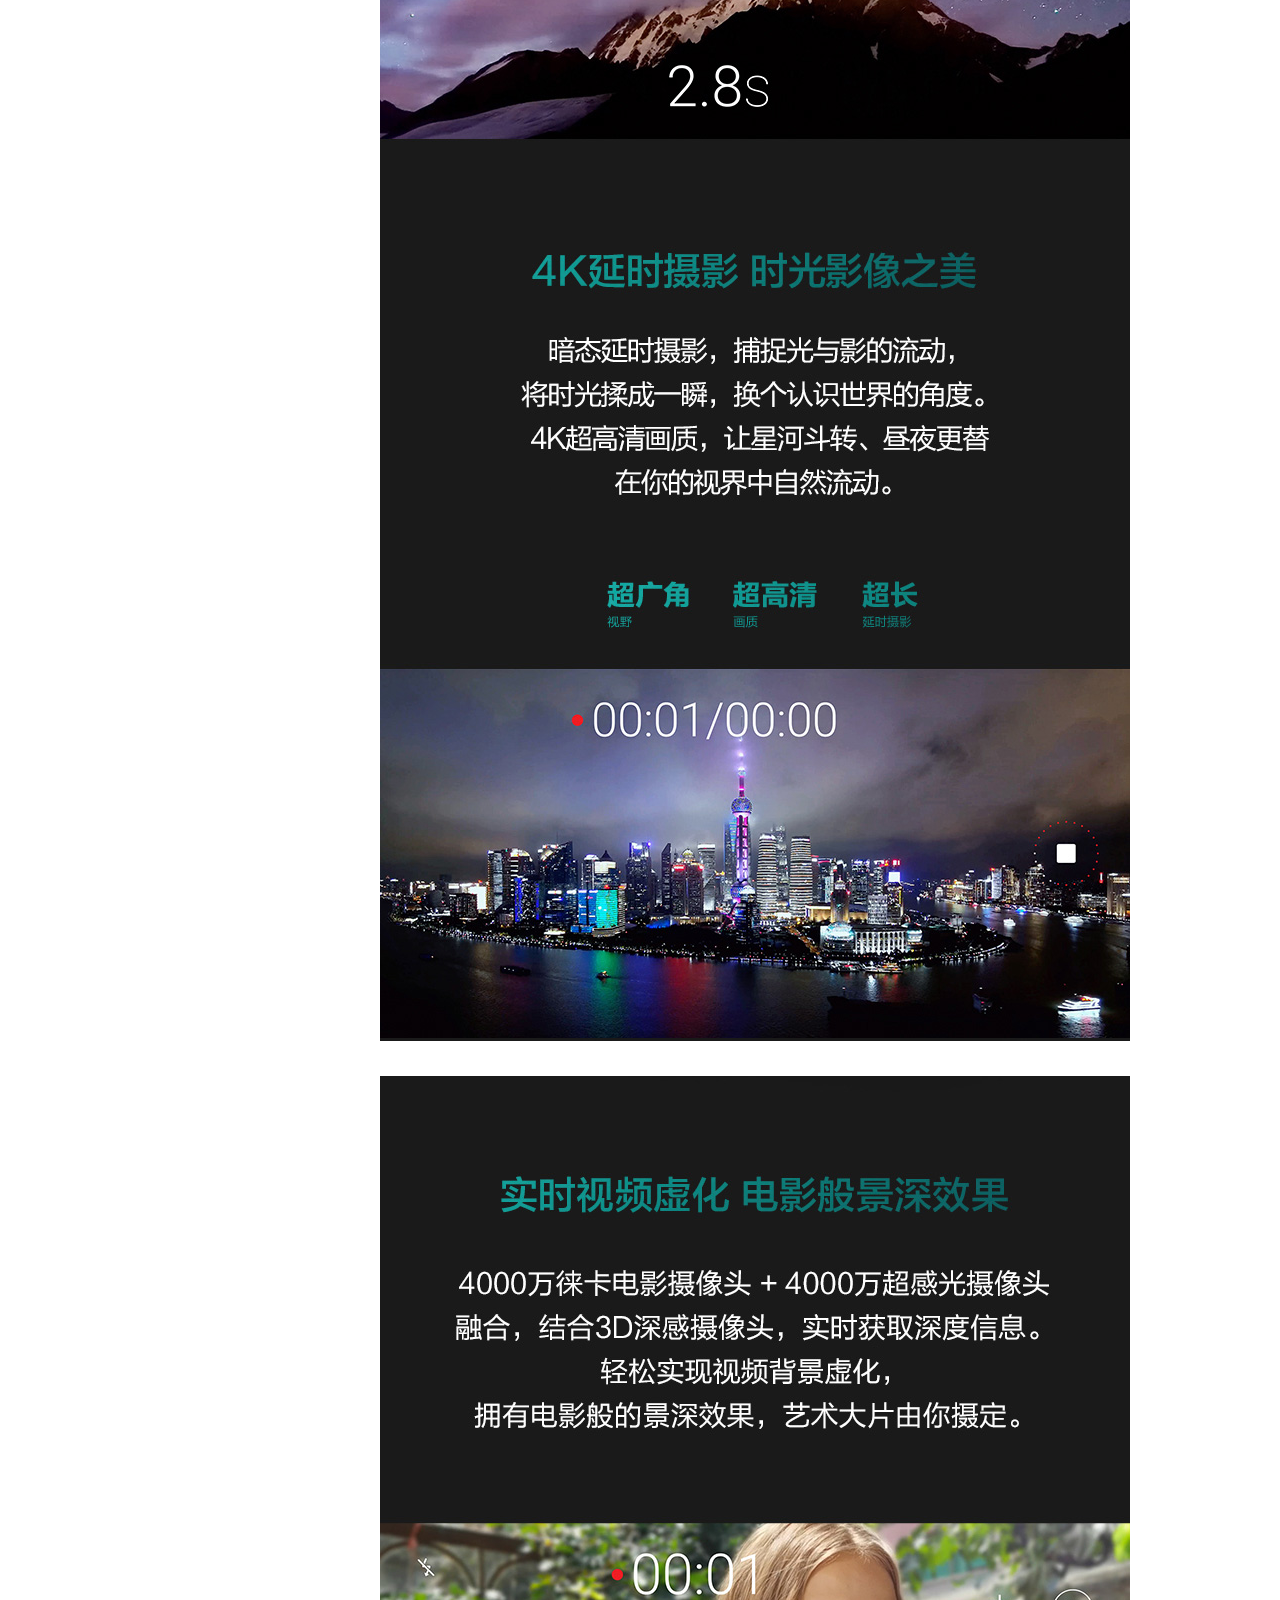
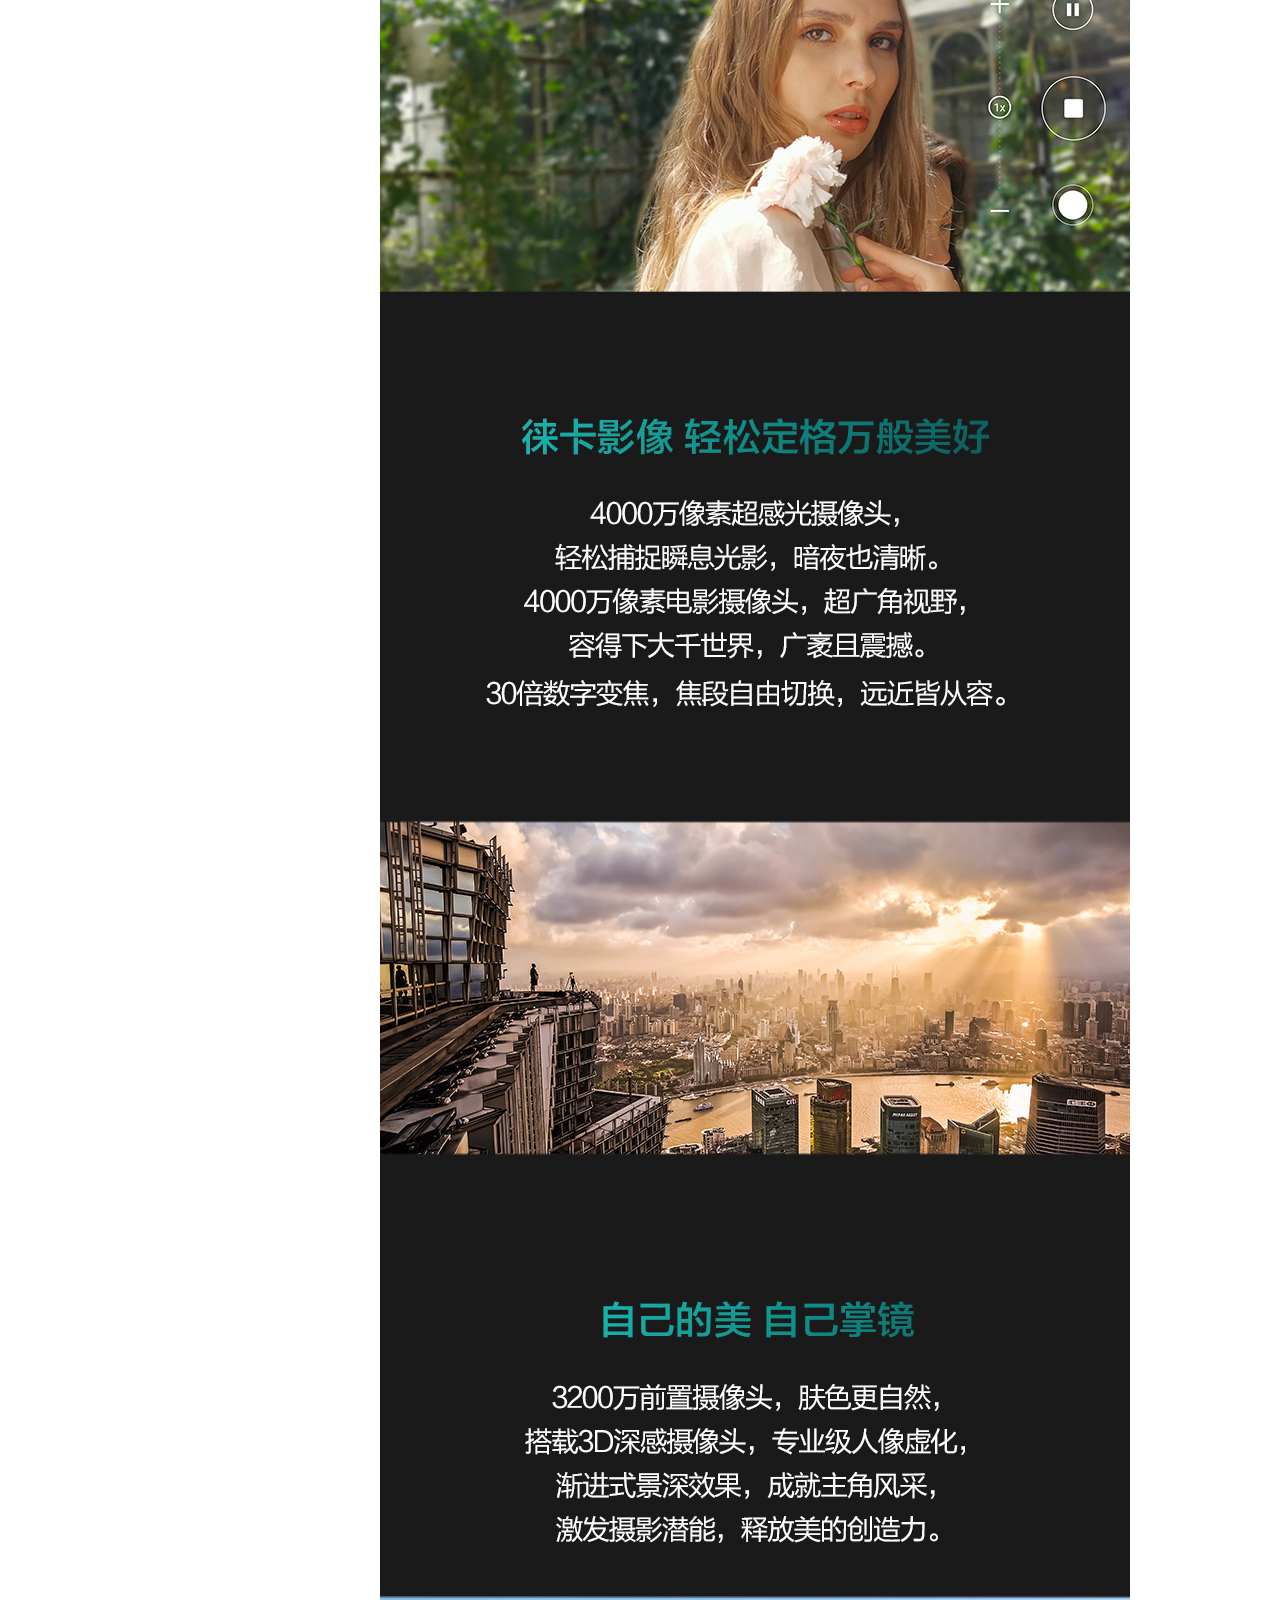
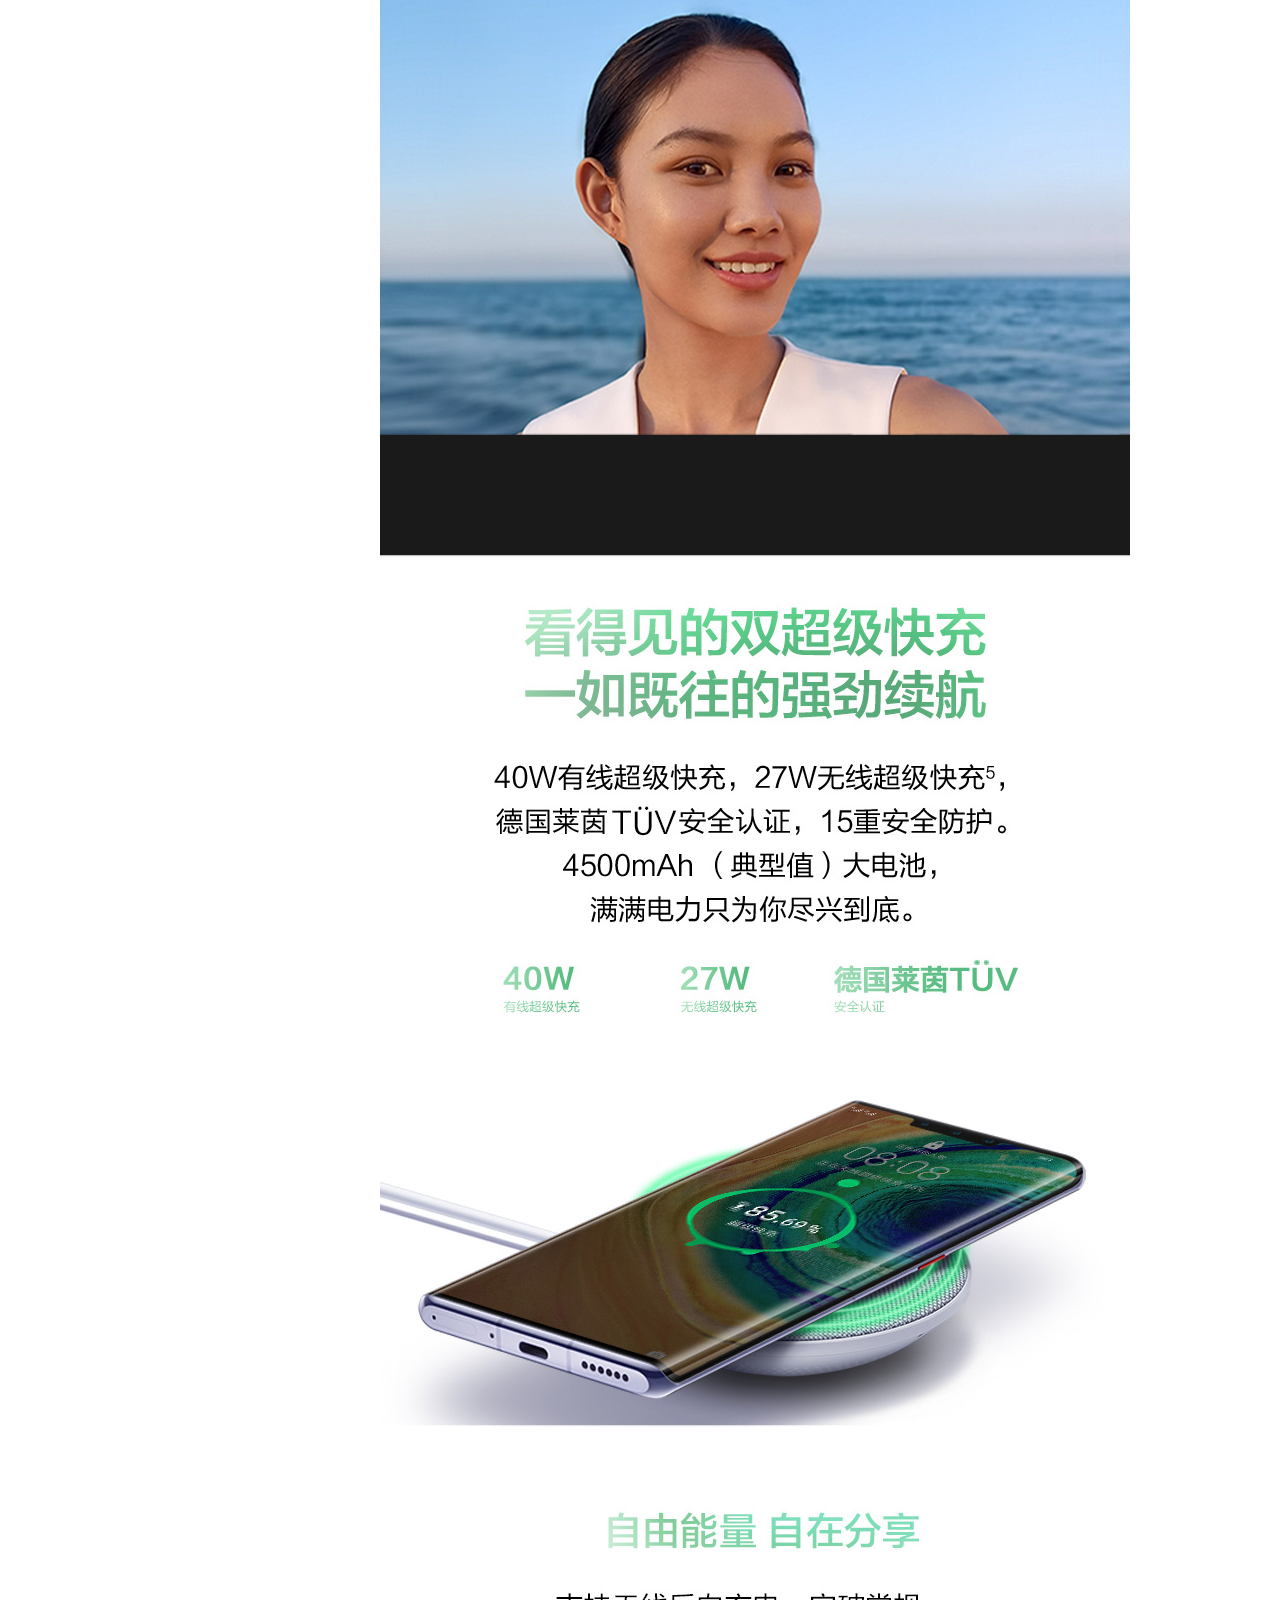
<file: detail.html>
<!DOCTYPE html>
<html>
	<head>
		<meta charset="utf-8">
		<!-- 网站优化 -->
		<title>手机详情页</title>
		<meta name="description" content="点优购-专业的网上交易平台，提供各类服饰、美容、家居、数码、话费/点卡充值… 数亿优质商品，同时提供担保交易(先收货后付款)等安全交易保障服务，并由商家提供退货承诺、破损补寄等消费者保障服务，让你安心享受网上购物乐趣！" />
		<meta name="keywords" content="网上购物,网上商城,手机,笔记本,电脑,MP3,CD,VCD,DV,相机,数码,配件,手表,存储卡,书本,点优购" />
		<script src="js/jquery-1.11.0.min.js" type="text/javascript" charset="utf-8"></script>
		<script src="js/detail.js" type="text/javascript" charset="utf-8"></script>
		<!-- 引入favicon.ico图标 -->
		<link rel="shortcut icon" href="favicon.ico" type="image/x-icon" />
		<link rel="stylesheet" type="text/css" href="css/normalize.css" />
		<link rel="stylesheet" type="text/css" href="css/base.css" />
		<link rel="stylesheet" type="text/css" href="css/detail.css" />
	</head>
	<body>
		<!-- 顶部快捷导航start -->
		<div class="shortcut">
			<div class="w">
				<div class="fl">
					<ul>
						<li>点优购欢迎您！</li>
						<li>
							<a href="javascript:;">请登录</a>
							<a href="javascript:;" class="col-red">免费注册</a>
						</li>
					</ul>
				</div>
				<div class="fr">
					<ul>
						<li><a href="javascript:;">我的订单</a></li>
						<li class="spacer"></li>
						<li>
							<a href="javascript:;">我的点优购</a>
							<i class="icon-font"></i>
						</li>
						<li class="spacer"></li>
						<li><a href="javascript:;">点优购会员</a></li>
						<li class="spacer"></li>
						<li><a href="javascript:;">企业采购</a></li>
						<li class="spacer"></li>
						<li>
							<a href="javascript:;">关注点优购</a>
							<i class="icon-font"></i>
						</li>
						<li class="spacer"></li>
						<li>
							<a href="javascript:;">客户服务</a>
							<i class="icon-font"></i>
						</li>
						<li class="spacer"></li>
						<li>
							<a href="javascript:;">网站导航</a>
							<i class="icon-font"></i>
						</li>
					</ul>
				</div>
			</div>
		</div>
		<!-- 顶部快捷导航end -->

		<!-- header部分start -->
		<div class="header w">
			<!-- logo -->
			<div class="logo">
				<h1>
					<a href="index.html" title="点优购" class="logo_ico">点优购</a>
				</h1>
			</div>
			<!-- search -->
			<div class="search">
				<input type="text" class="text" value="请输入搜索文字..." />
				<button type="button" class="btn">搜索</button>
			</div>
			<!-- hotwords -->
			<div class="hotwords">
				<a href="javascript:;" class="col-red">新款连衣裙</a>
				<a href="javascript:;">四件套</a>
				<a href="javascript:;">时尚女鞋</a>
				<a href="javascript:;">男士外套</a>
				<a href="javascript:;">时尚男鞋</a>
				<a href="javascript:;">时尚女包</a>
				<a href="javascript:;">沙发</a>
				<a href="javascript:;">耳机</a>
			</div>
			<!-- shopcar -->
			<div class="shopcar">
				<a href="shop.html">
					<i class="icon-car col-red"> </i>
					<i class="count">8</i>
					<span class="col-red">我的购物车</span>
				</a>
			</div>
		</div>
		<!-- header部分end -->

		<!-- nav部分start -->
		<div class="nav">
			<div class="w">
				<div class="dropdown fl">
					<div class="dt">全部商品分类</div>
					<div class="dd" style="display: none;">
						<ul>
							<li class="menu_item">
								<a href="javascript:;">女装</a> /
								<a href="javascript:;">男装</a> /
								<a href="javascript:;">内衣</a>
								<i class="icon-font"> </i>
							</li>
							<li class="menu_item">
								<a href="javascript:;">鞋靴</a> /
								<a href="javascript:;">箱包</a> /
								<a href="javascript:;">配件</a>
								<i class="icon-font"> </i>
							</li>
							<li class="menu_item">
								<a href="javascript:;">童装玩具</a> /
								<a href="javascript:;">孕产</a> /
								<a href="javascript:;">用品</a>
								<i class="icon-font"> </i>
							</li>
							<li class="menu_item">
								<a href="javascript:;">家电</a> /
								<a href="javascript:;">数码</a> /
								<a href="javascript:;">手机</a>
								<i class="icon-font"> </i>
							</li>
							<li class="menu_item">
								<a href="javascript:;">美妆</a> /
								<a href="javascript:;">洗护</a> /
								<a href="javascript:;">保健品</a>
								<i class="icon-font"> </i>
							</li>
							<li class="menu_item">
								<a href="javascript:;">珠宝</a> /
								<a href="javascript:;">眼镜</a> /
								<a href="javascript:;">手表</a>
								<i class="icon-font"> </i>
							</li>
							<li class="menu_item">
								<a href="javascript:;">运动</a> /
								<a href="javascript:;">户外</a> /
								<a href="javascript:;">乐器</a>
								<i class="icon-font"> </i>
							</li>
							<li class="menu_item">
								<a href="javascript:;">游戏</a> /
								<a href="javascript:;">动漫</a> /
								<a href="javascript:;">影视</a>
								<i class="icon-font"> </i>
							</li>
							<li class="menu_item">
								<a href="javascript:;">美食</a> /
								<a href="javascript:;">生鲜</a> /
								<a href="javascript:;">零食</a>
								<i class="icon-font"> </i>
							</li>
							<li class="menu_item">
								<a href="javascript:;">鲜花</a> /
								<a href="javascript:;">宠物</a> /
								<a href="javascript:;">农资</a>
								<i class="icon-font"> </i>
							</li>
							<li class="menu_item">
								<a href="javascript:;">家具</a> /
								<a href="javascript:;">家饰</a> /
								<a href="javascript:;">家纺</a>
								<i class="icon-font"> </i>
							</li>
							<li class="menu_item">
								<a href="javascript:;">汽车</a> /
								<a href="javascript:;">二手车</a> /
								<a href="javascript:;">器件</a>
								<i class="icon-font"> </i>
							</li>
							<li class="menu_item">
								<a href="javascript:;">办公</a> /
								<a href="javascript:;">DIY</a> /
								<a href="javascript:;">五金电子</a>
								<i class="icon-font"> </i>
							</li>
							<li class="menu_item">
								<a href="javascript:;">百货</a> /
								<a href="javascript:;">餐厨</a> /
								<a href="javascript:;">家庭保健</a>
								<i class="icon-font"> </i>
							</li>
							<li class="menu_item">
								<a href="javascript:;">学习</a> /
								<a href="javascript:;">卡卷</a> /
								<a href="javascript:;">本地服务</a>
								<i class="icon-font"> </i>
							</li>
						</ul>
					</div>
				</div>
				<div class="navitems fl">
					<ul>
						<li><a href="list.html" class="col-red">秒杀</a></li>
						<li><a href="javascript:;" class="col-red">优惠券</a></li>
						<li><a href="javascript:;">PLUS会员</a></li>
						<li><a href="javascript:;">品牌闪购</a></li>
						<li><a href="javascript:;">拍卖</a></li>
						<li><a href="javascript:;">点优购家电</a></li>
						<li><a href="javascript:;">点优购超市</a></li>
						<li><a href="javascript:;">点优购国际</a></li>
						<li><a href="javascript:;">点优购金融</a></li>
					</ul>
				</div>
			</div>
		</div>
		<!-- nav部分end -->

		<!-- 详情页内容部分start -->
		<div class="container">
			<!-- 面包屑导航 -->
			<div class="crumb_wrap">
				<a href="javascript:;">手机通讯</a>>
				<a href="javascript:;">手机</a>>
				<a href="javascript:;">手机</a>>
				<a href="javascript:;">
					<select>
						<option value="ac">华为(HUAWEI)</option>
						<option value="OPPO">OPPO</option>
						<option value="APPLE">APPLE</option>
						<option value="小辣椒">小辣椒</option>
					</select>
				</a>>
				<a href="javascript:;">华为Mate 30 Pro</a>
			</div>
			<div class="w">
				<!-- 产品介绍模块 -->
				<div class="product_intro clearfix">
					<!-- 预览区域 -->
					<div class="preview_wrap fl">
						<div class="preview_img">
							<img src="img/pro-1.jpg">
							<div class="mask"></div>
							<div class="big_box">
								<img src="img/big-box.jpg" class="bigImg">
							</div>
						</div>
						<div class="preview_list">
							<a href="javascript:;" class="arrow_prev"><img src="img/arrow_prev.png"></a>
							<a href="javascript:;" class="arrow_next"><img src="img/arrow_next.png"></a>
							<ul class="list_item">
								<li class="current"><img src="img/pro-2.png"></li>
								<li><img src="img/pro-3.png"></li>
								<li><img src="img/pro-4.png"></li>
								<li><img src="img/pro-5.png"></li>
								<li><img src="img/pro-6.png"></li>
							</ul>
						</div>
						<div class="preview_last">
							<ul>
								<li class="preview_content">
									<a href="javascript:;">
										<img src="img/gz.png">
										<span>关注</span>
									</a>
									<a href="javascript:;">
										<img src="img/fx.png">
										<span>分享</span>
									</a>
									<a href="javascript:;">
										<img src="img/db.png">
										<span>对比</span>
									</a>
								</li>
							</ul>
						</div>
					</div>
					<!-- 产品详细信息 -->
					<div class="info_wrap fr">
						<div class="sku_name">
							华为 HUAWEI Mate 30 Pro 麒麟990旗舰芯片OLED环幕屏双4000万徕卡电影四摄8GB+256GB星河银4G全网通游戏手机
						</div>
						<div class="news">
							<span>【优先发货配送！享12期免息！】麒麟990，OLED环幕屏双4000万徕卡电影四摄；</span>
							<a href="javascript:;">mate30系列享12期免息</a>
						</div>
						<div class="summary">
							<dl class="summary_price">
								<dt class="fl">价&nbsp;&nbsp;&nbsp;&nbsp;&nbsp;格</dt>
								<dd>
									<i>￥5799.00</i>
									<a href="javascript:;" class="inform">降价通知</a>
									<a href="javascript:;" class="estimate">累计评价15万+</a>
								</dd>
							</dl>
							<dl class="summary_price">
								<dt class="fl">促&nbsp;&nbsp;&nbsp;&nbsp;&nbsp;销</dt>
								<dd>
									<span class="change">换购</span>
									<span>购买1件可优惠换购热销商品</span>
									<a href="javascript:;" class="inform">立即换购 >></a>
								</dd>
							</dl>
							<dl class="summary_operation">
								<dt class="fl">增值业务</dt>
								<dd class="fl">
									<font title="免费提供闲置物品回收服务，完成回收后可获得点优购E卡或现金">
										<img src="img/sx%20(1).png">
										<span>高价回收，极速到账</span>
									</font>
								</dd>
								<dd>
									<font title="告别营业厅排队等待，在线变更套餐更快捷更方便。还可享受赠话费，赠流量获得，点击查看详情">
										<i>套</i>
										<span>3元1G</span>
									</font>
								</dd>
							</dl>
							<dl class="summary_stock">
								<dt class="fl">配&nbsp; 送 至</dt>
								<dd class="fl">
									<select>
										<option value="address">浙江省绍兴市越城区城区</option>
									</select>
									<span>有货</span>
									<span>支持</span>
									<a href="javascript:;">隔日达</a> |
									<a href="javascript:;">自提</a> |
									<a href="javascript:;">免举证退换货</a> |
									<a href="javascript:;">原厂维修</a>
								</dd>
							</dl>
							<dl class="choose_color">
								<dt class="fl">选择颜色</dt>
								<dd>
									<img src="img/ch-1.png">
									<img src="img/ch-2.png">
									<img src="img/ch-3.png">
									<img src="img/ch-4.png">
								</dd>
							</dl>
							<dl class="choose_version">
								<dt class="fl">选择版本</dt>
								<dd>
									<span>8GB+128GB</span>
									<span>8GB+256GB</span>
								</dd>
							</dl>
							<dl class="choose_version">
								<dt class="fl">套&nbsp;&nbsp;&nbsp;&nbsp;&nbsp;&nbsp;&nbsp;餐</dt>
								<dd>
									<span>4G全网通版</span>
									<span>预售版</span>
								</dd>
							</dl>
							<dl class="choose_version">
								<dt class="fl">增值保障</dt>
								<dd>
									<span>全保修3年￥499</span>
									<span>原厂碎屏保￥299</span>
								</dd>
							</dl>
							<div class="choose_btns">
								<div class="choose_amount">
									<input type="text" value="1" />
									<a href="javascript:;" class="add">+</a>
									<a href="javascript:;" class="reduce">-</a>
								</div>
								<a href="javascript:;" class="addshopcar">加入购物车</a>
							</div>
							<div class="choose_txt">
								<span>温馨提示</span>
								<span>·支持7天无理由退货</span>
								<span>·此商品不可使用点优券</span>
							</div>
						</div>
					</div>
				</div>
				<!-- 产品细节模块 -->
				<div class="product_detail">
					<div class="aside">
						<div class="shop_name">
							<a href="javascript:;" title="华为点优购自营官方旗舰">
								<span>华为点优购自营官方旗舰</span>
							</a>
							<a href="javascript:;" title="联系客服">
								<img src="img/kf.png" alt="联系客服">
							</a>
						</div>
						<div class="shop_about">
							<a href="javascript:;" title="进店逛逛">
								<img src="img/fz.png">
								<span>进店逛逛</span>
							</a>
							<a href="javascript:;" title="进店逛逛">
								<img src="img/wjx.png">
								<span>关注店铺</span>
							</a>
						</div>
						<div class="shop_product">
							<div class="shop_name">
								<span>达人选购</span>
							</div>
							<div class="shop_info">
								<ul>
									<li class="info_contain">
										<a href="javascript:;" title="华为 HUAWEI Mate 30 Pro 麒麟990旗舰芯片OLED环幕屏双4000万徕卡电影四摄8GB+256GB亮黑色4G全网通游戏手机">
											<img src="img/shop-1.png" alt="">
											华为 HUAWEI Mate 30 Pro 麒麟990 OLED环幕屏双4000万徕卡电影四摄
										</a>
										<b>￥6899.00</b>
									</li>
									<li class="info_contain">
										<a href="javascript:;" title="华为 HUAWEI Mate 30 Pro 麒麟990旗舰芯片4000万超感光徕卡影像屏内指纹8GB+128GB亮黑色4G全网通游戏手机">
											<img src="img/shop-2.png" alt="">
											华为 HUAWEI Mate 30 Pro 麒麟990旗舰芯片4000万超感光徕卡影像屏内
										</a>
										<b>￥4299.00</b>
									</li>
									<li class="info_contain">
										<a href="javascript:;" title="华为 Mate30 Pro 5G 手机 (华为直供 多仓发货 5G/4G可选 分期免息) 下单享20重礼 星河银 全网通 (8G+256G) 5G版">
											<img src="img/shop-3.png" alt="">
											华为 Mate30 Pro 5G 手机 (华为直供 多仓发货 5G/4G可选 分期免息)
										</a>
										<b>￥6899.00</b>
									</li>
									<li class="info_contain">
										<a href="javascript:;" title="华为 HUAWEI Mate20X 5G版【现货速发 白条分期0首付12期免息】5G全网通手机 翡冷翠 白条分期 8GB+256GB">
											<img src="img/shop-4.png" alt="">
											华为 HUAWEI Mate20X 5G版【现货速发 白条分期0首付12期免息】
										</a>
										<b>￥6899.00</b>
									</li>
									<li class="info_contain">
										<a href="javascript:;" title="华为mate30 pro 5G版手机正常发货【6期免息】【赠原装礼扫地机器人等】Mate30 Pro 翡冷翠 全网通8GB+256GB(5G版)">
											<img src="img/shop-5.png" alt="">
											华为mate30 pro 5G版手机正常发货【6期免息】【赠原装礼扫地机器人
										</a>
										<b>￥6899.00</b>
									</li>
									<li class="info_contain">
										<a href="javascript:;" title="Apple iPhone XR (A2108) 128GB 黑色 移动联通电信4G手机 双卡双待">
											<img src="img/shop-6.png" alt="">
											Apple iPhone XR (A2108) 128GB 黑色 移动联通电信4G手机 双卡双待
										</a>
										<b>￥6899.00</b>
									</li>
								</ul>
							</div>
						</div>
						<div class="shop_product">
							<div class="shop_name">
								<span>看了又看</span>
							</div>
							<div class="shop_info">
								<ul>
									<li class="info_contain">
										<a href="javascript:;" title="华为 HUAWEI Mate 30 Pro 麒麟990旗舰芯片OLED环幕屏双4000万徕卡电影四摄8GB+256GB亮黑色4G全网通游戏手机">
											<img src="img/shop-1.png" alt="">
											华为 HUAWEI Mate 30 Pro 麒麟990 OLED环幕屏双4000万徕卡电影四摄
										</a>
										<b>￥6899.00</b>
									</li>
									<li class="info_contain">
										<a href="javascript:;" title="华为 HUAWEI Mate 30 5G 麒麟990 4000万超感光徕卡影像双超级快充8GB+128GB亮黑色5G全网通游戏手机">
											<img src="img/shop-7.png" alt="">
											华为 HUAWEI Mate 30 5G 麒麟990 4000万超感光徕卡影像双超级快充
										</a>
										<b>￥4999.00</b>
									</li>
									<li class="info_contain">
										<a href="javascript:;" title="华为 HUAWEI Mate 30 Pro 麒麟990旗舰芯片4000万超感光徕卡影像屏内指纹8GB+128GB亮黑色4G全网通游戏手机">
											<img src="img/shop-2.png" alt="">
											华为 HUAWEI Mate 30 Pro 麒麟990旗舰芯片4000万超感光徕卡影像屏内
										</a>
										<b>￥4299.00</b>
									</li>
									<li class="info_contain">
										<a href="javascript:;" title="Apple iPhone 11 (A2223) 128GB 黑色 移动联通电信4G手机 双卡双待">
											<img src="img/shop-8.png" alt="">
											Apple iPhone 11 (A2223) 128GB 黑色 移动联通电信4G手机 双卡双待
										</a>
										<b>￥5999.00</b>
									</li>
									<li class="info_contain">
										<a href="javascript:;" title="华为 HUAWEI P30 Pro 超感光徕卡四摄10倍混合变焦麒麟980芯片屏内指纹 8GB+128GB天空之境全网通版双4G手机">
											<img src="img/shop-9.png" alt="">
											华为 HUAWEI P30 Pro 超感光徕卡四摄10倍混合变焦麒麟980芯片屏内
										</a>
										<b>￥4288.00</b>
									</li>
									<li class="info_contain">
										<a href="javascript:;" title="【超级爆款】华为 HUAWEI P30 超感光徕卡三摄麒麟980AI智能芯片全面屏屏内指纹版手机8GB+128GB天空之境全网通双4G手机">
											<img src="img/shop-10.png" alt="">
											【超级爆款】华为 HUAWEI P30 超感光徕卡三摄麒麟980AI智能芯片全面
										</a>
										<b>￥3588.00</b>
									</li>
								</ul>
							</div>
						</div>
					</div>
					<div class="detail">
						<div class="detail_wrap">
							<ul>
								<li class="current">商品介绍</li>
								<li>规格与包装</li>
								<li>售后保障</li>
								<li>商品评价(15万+)</li>
								<li>手机社区</li>
							</ul>
						</div>
						<div class="detail_info">
							<div class="item" style="display: block;">
								<div class="header_item">
									<ul class="detail_space"></ul>
									<ul class="detail_head">
										<li title="华为（HUAWEI）">品牌：<a href="https://list.jd.com/list.html?cat=9987,653,655&ev=exbrand_8557">华为（HUAWEI）</a></li>
									</ul>
									<ul class="detail_main">
										<li title="华为Mate 30 Pro">商品名称：华为Mate 30 Pro</li>
										<li title="100008384344">商品编号：100008384344</li>
										<li title="0.54kg">商品毛重：0.54kg</li>
										<li title="中国大陆">商品产地：中国大陆</li>
										<li title="麒麟990">CPU型号：麒麟990</li>
										<li title="8GB">运行内存：8GB</li>
										<li title="256GB">机身存储：256GB</li>
										<li title="NM存储卡">存储卡：NM存储卡</li>
										<li title="其他">摄像头数量：其他</li>
										<li title="4000万像素">后摄主摄像素：4000万像素</li>
										<li title="3200万像素">前摄主摄像素：3200万像素</li>
										<li title="6.53英寸">主屏幕尺寸（英寸）：6.53英寸</li>
										<li title="全高清FHD+">分辨率：全高清FHD+</li>
										<li title="其它屏幕比例">屏幕比例：其它屏幕比例</li>
										<li title="其他">屏幕前摄组合：其他</li>
										<li title="电池容量（mAh）：4500mAh（典型值）备注：电池额定容量为4400mAh">电池容量（mAh）：4500mAh（典...</li>
										<li title="5V/2A；9V/2A；10V/4A">充电器：5V/2A；9V/2A；10V/4A</li>
										<li title="亮黑色">机身颜色：亮黑色</li>
										<li title="发烧级">游戏性能：发烧级</li>
										<li title="Android(安卓)">操作系统：Android(安卓)</li>
									</ul>
									<center>
										<img src="img/product-1.png">
										<img src="img/product-2.png">
										<img src="img/product-3.png">
										<img src="img/product-4.png">
									</center>
									<div class="detail_servise">售后保障</div>
									<div class="detail_after">
										<dl>
											<dt>
												<img src="img/dp.png">
												<strong>厂家服务</strong>
											</dt>
											<dd>本产品全国联保，享受三包服务，质保期为：一年质保<br>
												如因质量问题或故障，凭厂商维修中心或特约维修点的质量检测证明，享受7日内退货，15日内换货，15日以上在质保期内享受免费保修等三包服务！<br>
												(注:如厂家在商品介绍中有售后保障的说明,则此商品按照厂家说明执行售后保障服务。) 您可以查询本品牌在各地售后服务中心的联系方式。<br>
												<br>
												品牌官方网站：<a href="http://www.huawei.com/cn/">http://www.huawei.com/cn/</a><br>
												售后服务电话：400-830-8300
											</dd>
											<dt>
												<img src="img/dp.png">
												<strong>点优购承诺</strong>
											</dt>
											<dd>点优购平台卖家销售并发货的商品，由平台卖家提供发票和相应的售后服务。请您放心购买！<br>
												注：因厂家会在没有任何提前通知的情况下更改产品包装、产地或者一些附件，本司不能确保客户收到的货物与商城图片、产地、附件说明完全一致。只能确保为原厂正货！并且保证与当时市场上同样主流新品一致。若本商城没有及时更新，请大家谅解！<br />
											</dd>
											<dt>
												<img src="img/dp.png">
												<strong>正品行货</strong>
											</dt>
											<dd>点优购商城向您保证所售商品均为正品行货，点优购自营商品开具机打发票或电子发票。</dd>
											<dt>
												<img src="img/dp.png">
												<strong>全国联保</strong>
											</dt>
											<dd>凭质保证书及点优购商城发票，可享受全国联保服务（奢侈品、钟表除外；奢侈品、钟表由点优购联系保修，享受法定三包售后服务），与您亲临商场选购的商品享受相同的<br>
												质量保证。点优购商城还为您提供具有竞争力的商品价格和运费政策，请您放心购买！<br>
												<br>
												注：因厂家会在没有任何提前通知的情况下更改产品包装、产地或者一些附件，本司不能确保客户收到的货物与商城图片、产地、附件说明完全一致。只能确保为原厂正<br>
												货！并且保证与当时市场上同样主流新品一致。若本商城没有及时更新，请大家谅解！
											</dd>
											<dt>
												<img src="img/dp.png">
												<strong>无忧退货</strong>
											</dt>
											<dd>客户购买点优购自营商品7日内（含7日，自客户收到商品之日起计算），在保证商品完好的前提下，可无理由退货。（部分商品除外，详情请见各商品细则）</dd>
										</dl>
									</div>
								</div>

							</div>
							<div class="item">
								<div class="detail_servise">售后保障</div>
								<div class="detail_after">
									<dl>
										<dt>
											<img src="img/dp.png">
											<strong>厂家服务</strong>
										</dt>
										<dd>本产品全国联保，享受三包服务，质保期为：一年质保<br>
											如因质量问题或故障，凭厂商维修中心或特约维修点的质量检测证明，享受7日内退货，15日内换货，15日以上在质保期内享受免费保修等三包服务！<br>
											(注:如厂家在商品介绍中有售后保障的说明,则此商品按照厂家说明执行售后保障服务。) 您可以查询本品牌在各地售后服务中心的联系方式。<br>
											<br>
											品牌官方网站：<a href="http://www.huawei.com/cn/">http://www.huawei.com/cn/</a><br>
											售后服务电话：400-830-8300
										</dd>
										<dt>
											<img src="img/dp.png">
											<strong>点优购承诺</strong>
										</dt>
										<dd>点优购平台卖家销售并发货的商品，由平台卖家提供发票和相应的售后服务。请您放心购买！<br>
											注：因厂家会在没有任何提前通知的情况下更改产品包装、产地或者一些附件，本司不能确保客户收到的货物与商城图片、产地、附件说明完全一致。只能确保为原厂正货！并且保证与当时市场上同样主流新品一致。若本商城没有及时更新，请大家谅解！<br />
										</dd>
										<dt>
											<img src="img/dp.png">
											<strong>正品行货</strong>
										</dt>
										<dd>点优购商城向您保证所售商品均为正品行货，点优购自营商品开具机打发票或电子发票。</dd>
										<dt>
											<img src="img/dp.png">
											<strong>全国联保</strong>
										</dt>
										<dd>凭质保证书及点优购商城发票，可享受全国联保服务（奢侈品、钟表除外；奢侈品、钟表由点优购联系保修，享受法定三包售后服务），与您亲临商场选购的商品享受相同的<br>
											质量保证。点优购商城还为您提供具有竞争力的商品价格和运费政策，请您放心购买！<br>
											<br>
											注：因厂家会在没有任何提前通知的情况下更改产品包装、产地或者一些附件，本司不能确保客户收到的货物与商城图片、产地、附件说明完全一致。只能确保为原厂正<br>
											货！并且保证与当时市场上同样主流新品一致。若本商城没有及时更新，请大家谅解！
										</dd>
										<dt>
											<img src="img/dp.png">
											<strong>无忧退货</strong>
										</dt>
										<dd>客户购买点优购自营商品7日内（含7日，自客户收到商品之日起计算），在保证商品完好的前提下，可无理由退货。（部分商品除外，详情请见各商品细则）</dd>
									</dl>
								</div>
							</div>
							<div class="item">
								<div class="detail_servise">售后保障</div>
								<div class="detail_after">
									<dl>
										<dt>
											<img src="img/dp.png">
											<strong>厂家服务</strong>
										</dt>
										<dd>本产品全国联保，享受三包服务，质保期为：一年质保<br>
											如因质量问题或故障，凭厂商维修中心或特约维修点的质量检测证明，享受7日内退货，15日内换货，15日以上在质保期内享受免费保修等三包服务！<br>
											(注:如厂家在商品介绍中有售后保障的说明,则此商品按照厂家说明执行售后保障服务。) 您可以查询本品牌在各地售后服务中心的联系方式。<br>
											<br>
											品牌官方网站：<a href="http://www.huawei.com/cn/">http://www.huawei.com/cn/</a><br>
											售后服务电话：400-830-8300
										</dd>
										<dt>
											<img src="img/dp.png">
											<strong>点优购承诺</strong>
										</dt>
										<dd>点优购平台卖家销售并发货的商品，由平台卖家提供发票和相应的售后服务。请您放心购买！<br>
											注：因厂家会在没有任何提前通知的情况下更改产品包装、产地或者一些附件，本司不能确保客户收到的货物与商城图片、产地、附件说明完全一致。只能确保为原厂正货！并且保证与当时市场上同样主流新品一致。若本商城没有及时更新，请大家谅解！<br />
										</dd>
										<dt>
											<img src="img/dp.png">
											<strong>正品行货</strong>
										</dt>
										<dd>点优购商城向您保证所售商品均为正品行货，点优购自营商品开具机打发票或电子发票。</dd>
										<dt>
											<img src="img/dp.png">
											<strong>全国联保</strong>
										</dt>
										<dd>凭质保证书及点优购商城发票，可享受全国联保服务（奢侈品、钟表除外；奢侈品、钟表由点优购联系保修，享受法定三包售后服务），与您亲临商场选购的商品享受相同的<br>
											质量保证。点优购商城还为您提供具有竞争力的商品价格和运费政策，请您放心购买！<br>
											<br>
											注：因厂家会在没有任何提前通知的情况下更改产品包装、产地或者一些附件，本司不能确保客户收到的货物与商城图片、产地、附件说明完全一致。只能确保为原厂正<br>
											货！并且保证与当时市场上同样主流新品一致。若本商城没有及时更新，请大家谅解！
										</dd>
										<dt>
											<img src="img/dp.png">
											<strong>无忧退货</strong>
										</dt>
										<dd>客户购买点优购自营商品7日内（含7日，自客户收到商品之日起计算），在保证商品完好的前提下，可无理由退货。（部分商品除外，详情请见各商品细则）</dd>
									</dl>
								</div>
							</div>
						</div>
					</div>
				</div>

			</div>
			<!-- 详情页内容部分end -->

			<!-- footer部分start -->
			<div class="footer">
				<div class="w">
					<!-- mod_service -->
					<div class="mod_service">
						<ul>
							<li>
								<i class="icon-global col-red"> </i>
								<div class="mod_service_title">
									<h5>全球购</h5>
									<p>品类齐全，海外优质商品</p>
								</div>
							</li>
							<li>
								<i class="icon-global col-red"> </i>
								<div class="mod_service_title mod_service_title2">
									<h5>急速物流</h5>
									<p>多仓直发，极速配送</p>
								</div>
							</li>
							<li>
								<i class="icon-global col-red"> </i>
								<div class="mod_service_title mod_service_title2">
									<h5>品质保障</h5>
									<p>品质护航，购物无忧</p>
								</div>
							</li>
							<li>
								<i class="icon-global col-red"> </i>
								<div class="mod_service_title mod_service_title2">
									<h5>省钱购</h5>
									<p>天天低价，畅选无忧</p>
								</div>
							</li>
							<li>
								<i class="icon-global col-red"> </i>
								<div class="mod_service_title">
									<h5>帮助中心</h5>
									<p>帮助中心，您的购物指南</p>
								</div>
							</li>
						</ul>
					</div>
					<!-- mod_help -->
					<div class="mod_help">
						<dl class="mod_help_list">
							<dt>购物指南</dt>
							<dd><a href="javascript:;">购物流程</a></dd>
							<dd><a href="javascript:;">会员介绍</a></dd>
							<dd><a href="javascript:;">生活旅行</a></dd>
							<dd><a href="javascript:;">常见问题</a></dd>
							<dd><a href="javascript:;">联系客服</a></dd>
						</dl>
						<dl class="mod_help_list">
							<dt>配送方式</dt>
							<dd><a href="javascript:;">上门自提</a></dd>
							<dd><a href="javascript:;">211限时达</a></dd>
							<dd><a href="javascript:;">配送服务查询</a></dd>
							<dd><a href="javascript:;">配送费收取标准</a></dd>
							<dd><a href="javascript:;">海外配送</a></dd>
						</dl>
						<dl class="mod_help_list">
							<dt>支付方式</dt>
							<dd><a href="javascript:;">货到付款</a></dd>
							<dd><a href="javascript:;">在线支付</a></dd>
							<dd><a href="javascript:;">分期付款</a></dd>
							<dd><a href="javascript:;">公司转账</a></dd>
						</dl>
						<dl class="mod_help_list">
							<dt>售后服务</dt>
							<dd><a href="javascript:;">售后政策</a></dd>
							<dd><a href="javascript:;">价格保护</a></dd>
							<dd><a href="javascript:;">退款说明</a></dd>
							<dd><a href="javascript:;">返修/退换货</a></dd>
							<dd><a href="javascript:;">取消订单</a></dd>
						</dl>
						<dl class="mod_help_list">
							<dt>特色服务</dt>
							<dd><a href="javascript:;">夺宝岛</a></dd>
							<dd><a href="javascript:;">DIY装机</a></dd>
							<dd><a href="javascript:;">延保服务</a></dd>
							<dd><a href="javascript:;">点优购E卡</a></dd>
							<dd><a href="javascript:;">点优购通信</a></dd>
						</dl>
						<dl class="mod_help_list mod_help_app">
							<dt>帮助中心</dt>
							<dd>
								<img src="img/help.jpg" alt="点优购" style="width: 75px;">
								<p>点优购客户端</p>
							</dd>
						</dl>
					</div>
					<!-- mod_copyright -->
					<div class="mod_copyright">
						<p class="mod_copyright_links">
							<a href="javascript:;">关于我们 | </a>
							<a href="javascript:;">联系我们 | </a>
							<a href="javascript:;">联系客服 | </a>
							<a href="javascript:;">合作招商 | </a>
							<a href="javascript:;">商家帮助 | </a>
							<a href="javascript:;">营销中心 | </a>
							<a href="javascript:;">手机京东 | </a>
							<a href="javascript:;">友情链接 | </a>
							<a href="javascript:;">销售联盟 | </a>
							<a href="javascript:;">购物社区 | </a>
							<a href="javascript:;">风险监测 | </a>
							<a href="javascript:;">隐私政策 | </a>
							<a href="javascript:;">点优购公益 | </a>
							<a href="javascript:;">English Site </a>
						</p>
						<p class="mod_copyright_info">
							地址：浙江省绍兴市越城区群贤中路绍兴文理学院元培学院图书馆
							邮编：325800 电话：18367747079
							邮箱：2547710628@qq.com<br />
							互联网药品信息服务资格证书（浙）-经营性-2018-0010|短消息类服务接入代码使用证书：号【2016】00154-A01|信息网络传播视听许可证：1109364号|出版物网络交易平台服务经营备案号：新出发浙备字第002号
						</p>
					</div>
				</div>
			</div>
			<!-- footer部分end -->
	</body>
</html>
</file>
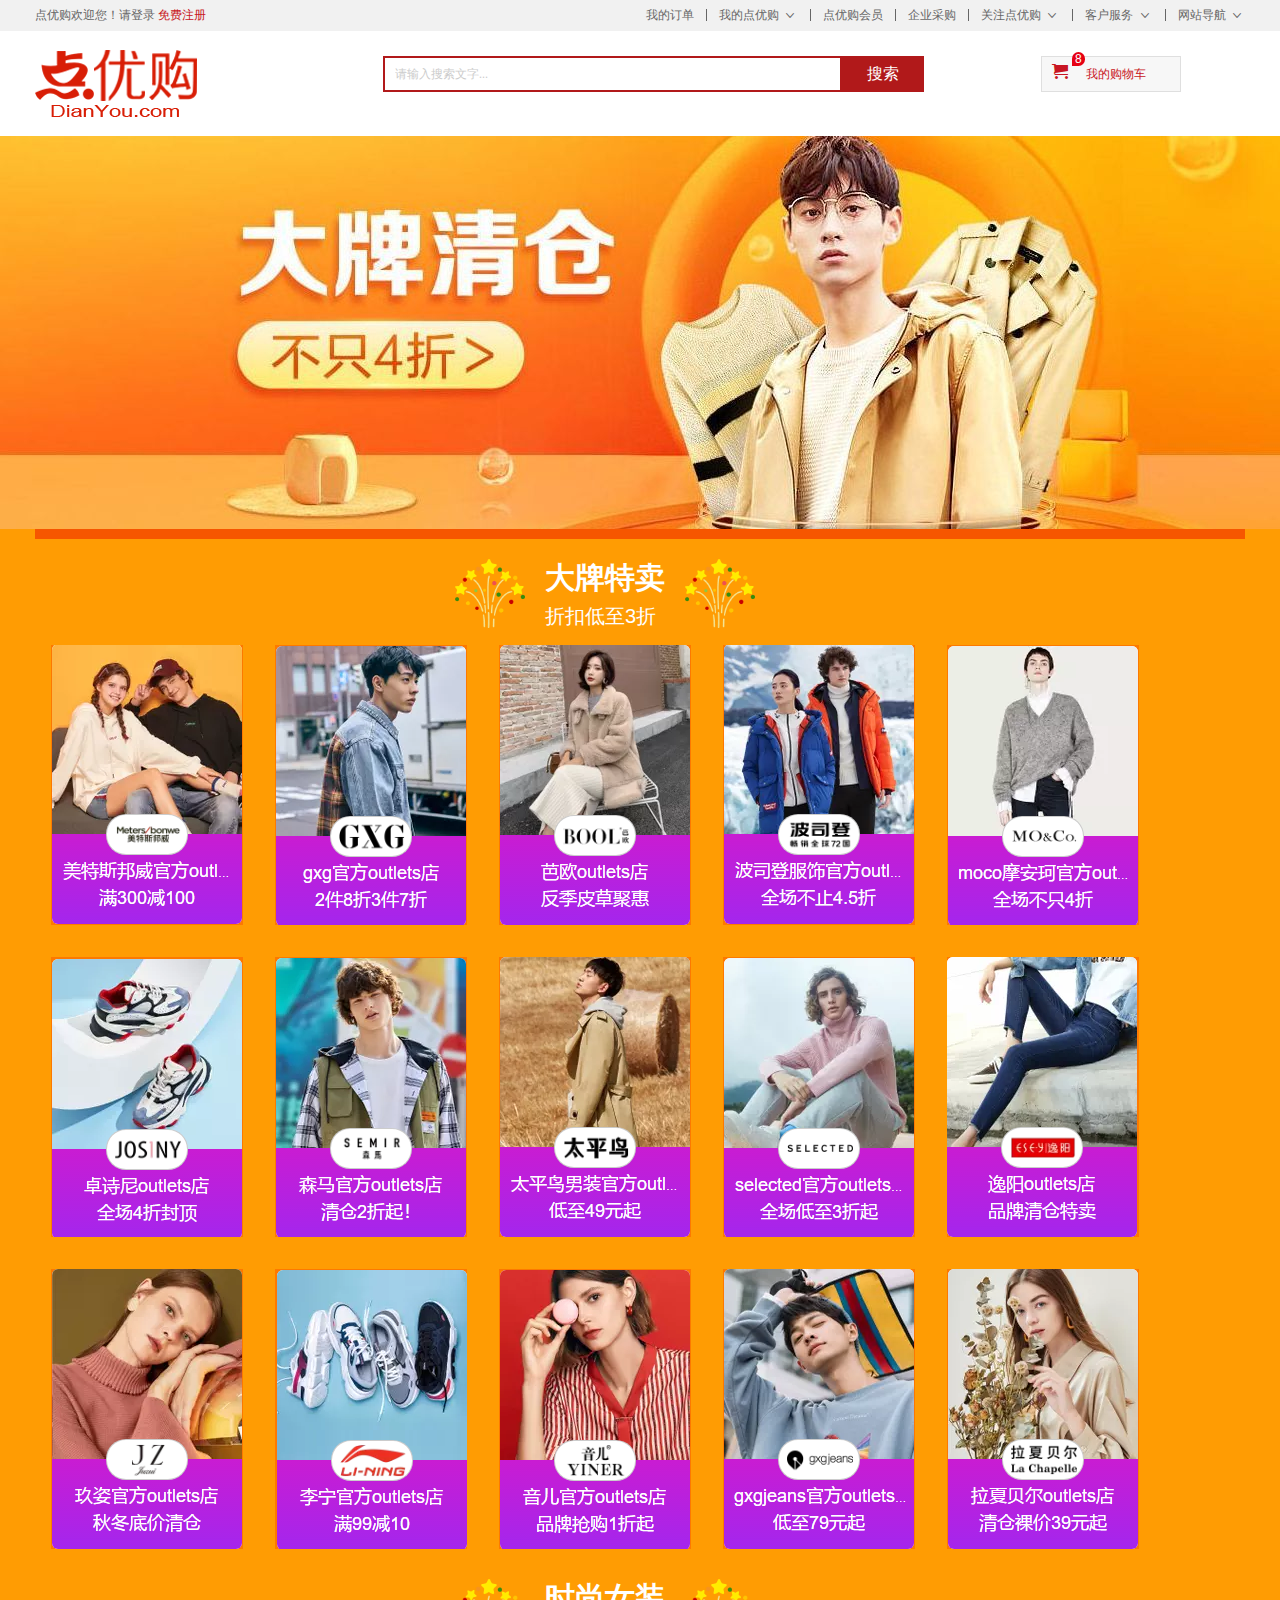
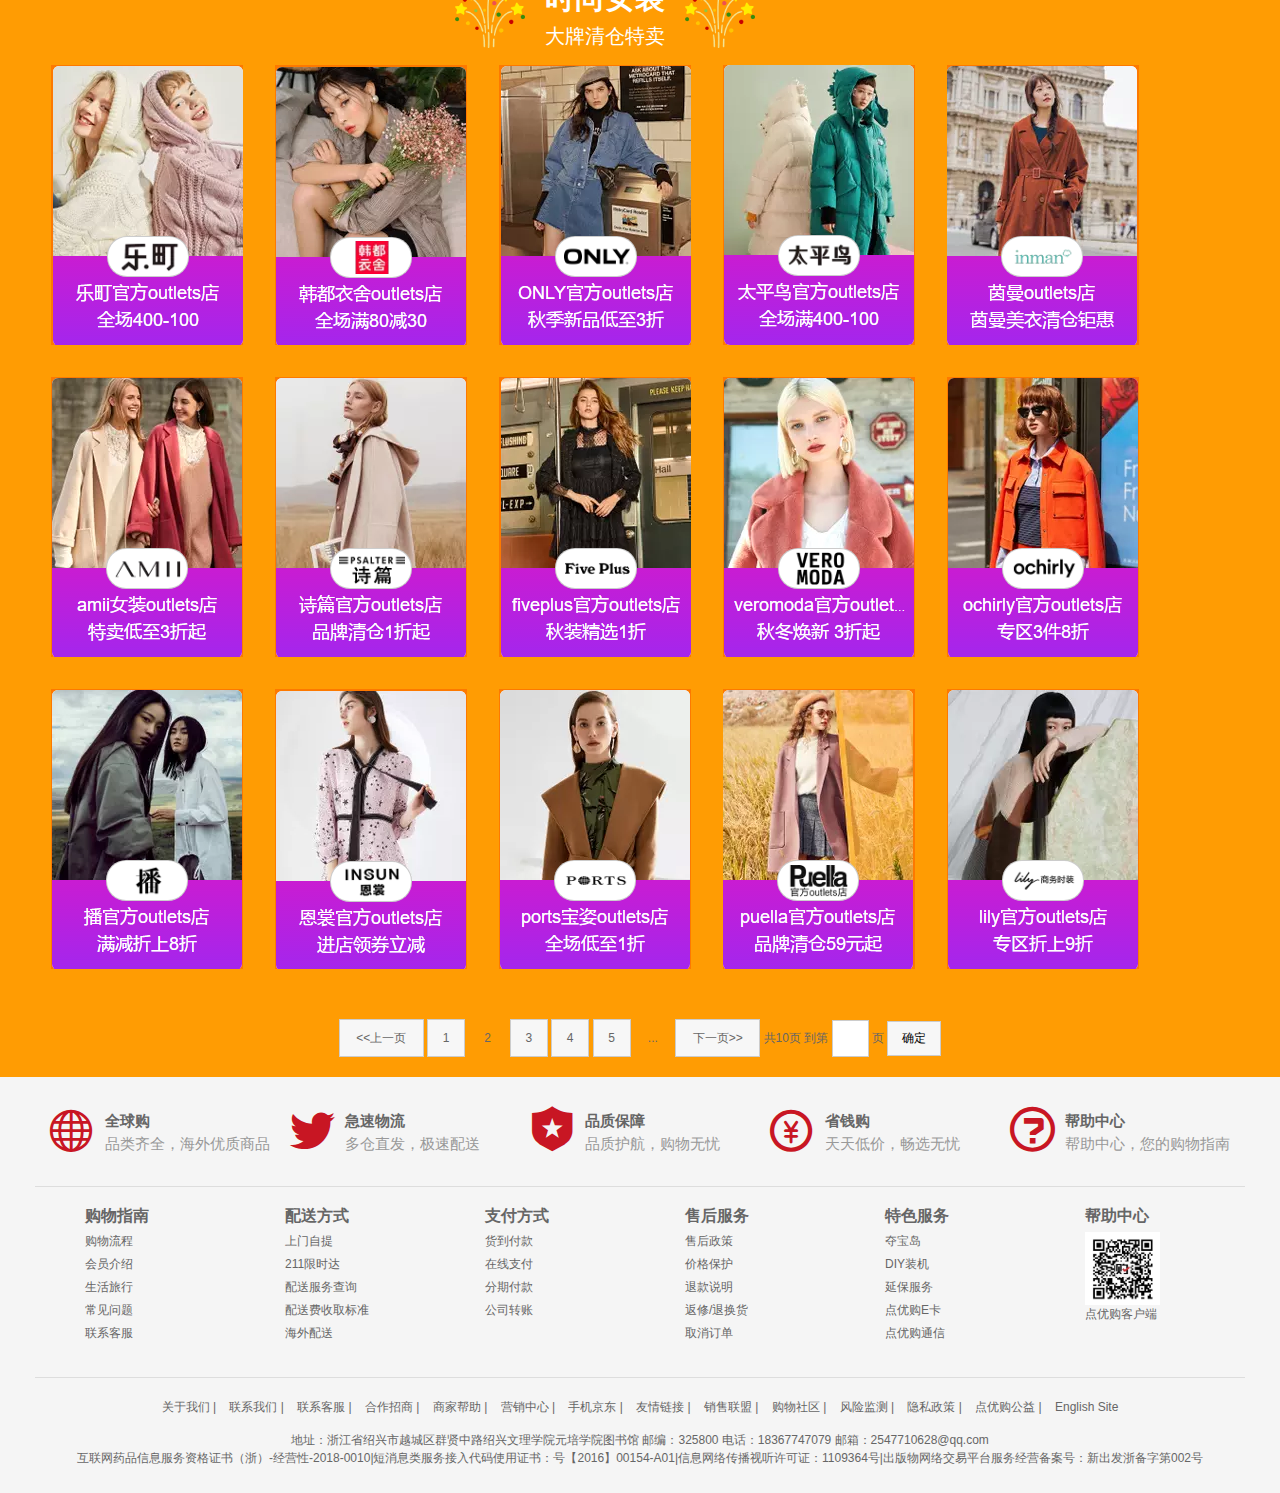
<file: list.html>
<!DOCTYPE html>
<html>
	<head>
		<meta charset="utf-8">
		<!-- 网站优化 -->
		<title>列表页-大牌特卖页面</title>
		<meta name="description" content="点优购-专业的网上交易平台，提供各类服饰、美容、家居、数码、话费/点卡充值… 数亿优质商品，同时提供担保交易(先收货后付款)等安全交易保障服务，并由商家提供退货承诺、破损补寄等消费者保障服务，让你安心享受网上购物乐趣！" />
		<meta name="keywords" content="网上购物,网上商城,手机,笔记本,电脑,MP3,CD,VCD,DV,相机,数码,配件,手表,存储卡,书本,点优购" />
		<!-- 引入favicon.ico图标 -->
		<link rel="shortcut icon" href="favicon.ico" type="image/x-icon" />
		<link rel="stylesheet" type="text/css" href="css/normalize.css" />
		<link rel="stylesheet" type="text/css" href="css/base.css" />
		<link rel="stylesheet" type="text/css" href="css/list.css"/>
	</head>
	<body>
		<!-- 顶部快捷导航start -->
		<div class="shortcut">
			<div class="w">
				<div class="fl">
					<ul>
						<li>点优购欢迎您！</li>
						<li>
							<a href="javascript:;">请登录</a>
							<a href="register.html" class="col-red">免费注册</a>
						</li>
					</ul>
				</div>
				<div class="fr">
					<ul>
						<li><a href="javascript:;">我的订单</a></li>
						<li class="spacer"></li>
						<li>
							<a href="javascript:;">我的点优购</a>
							<i class="icon-font"></i>
						</li>
						<li class="spacer"></li>
						<li><a href="javascript:;">点优购会员</a></li>
						<li class="spacer"></li>
						<li><a href="javascript:;">企业采购</a></li>
						<li class="spacer"></li>
						<li>
							<a href="javascript:;">关注点优购</a>
							<i class="icon-font"></i>
						</li>
						<li class="spacer"></li>
						<li>
							<a href="javascript:;">客户服务</a>
							<i class="icon-font"></i>
						</li>
						<li class="spacer"></li>
						<li>
							<a href="javascript:;">网站导航</a>
							<i class="icon-font"></i>
						</li>
					</ul>
				</div>
			</div>
		</div>
		<!-- 顶部快捷导航end -->
		
		<!-- header部分start -->
		<div class="header w">
			<!-- logo -->
			<div class="logo">
				<h1>
					<a href="index.html" title="点优购" class="logo_ico">点优购</a>
				</h1>
			</div>
			<!-- search -->
			<div class="search">
				<input type="text" class="text" value="请输入搜索文字..." />
				<button type="button" class="btn">搜索</button>
			</div>
			
			<!-- shopcar -->
			<div class="shopcar">
				<a href="shop.html">
					<i class="icon-car col-red"> </i>
					<i class="count">8</i>
					<span class="col-red">我的购物车</span>
				</a>
			</div>
		</div>
		<!-- header部分end -->
		
		<!-- main部分start -->
		<div class="main">
			<img src="img/big.jpg" >
			<div class="main_shop w">
				<div class="box_hd">
					<div class="main_box">
						<ul>
							<li><img src="img/yh.png" ></li>
							<li>
								<div class="main_txt">
									<h3>大牌特卖</h3>
									<p>折扣低至3折</p>
								</div>
							</li>
							<li><img src="img/yh.png" ></li>
						</ul>
					</div>
					<div class="box_bd">
						<ul>
							<li><a href="http://corp.metersbonwe.com/"><img src="img/sh-1.png" ></a></li>
							<li><a href="https://gxg.tmall.com/"><img src="img/sh-2.png" ></a></li>
							<li><a href="https://booloutlets.tmall.com/"><img src="img/sh-3.png" ></a></li>
							<li><a href="https://bosidengoutlets.tmall.com/"><img src="img/sh-4.png" ></a></li>
							<li><a href="https://mocooutlets.tmall.com/"><img src="img/sh-5.png" ></a></li>
							<li><a href="https://josinyoutlets.tmall.com/"><img src="img/sh-6.png" ></a></li>
							<li><a href="https://semiroutlets.tmall.com/"><img src="img/sh-7.png" ></a></li>
							<li><a href="https://peacebirdoutlets.tmall.com/"><img src="img/sh-8.png" ></a></li>
							<li><a href="https://selectedoutlets.tmall.com/"><img src="img/sh-9.png" ></a></li>
							<li><a href="https://yiyangoutlets.tmall.com/"><img src="img/sh-10.png" ></a></li>
							<li><a href="https://jiuzioutlets.tmall.com/"><img src="img/sh-11.png" ></a></li>
							<li><a href="https://liningzhekou.tmall.com/"><img src="img/sh-12.png" ></a></li>
							<li><a href="https://yineroutlets.tmall.com/"><img src="img/sh-13.png" ></a></li>
							<li><a href="https://gxgjeansoutlets.tmall.com/"><img src="img/sh-14.png" ></a></li>
							<li><a href="https://lachapelleoutlets.tmall.com/"><img src="img/sh-15.png" ></a></li>
						</ul>
					</div>
				</div>
				<div class="box_hd">
					<div class="main_box">
						<ul>
							<li><img src="img/yh.png" ></li>
							<li>
								<div class="main_txt">
									<h3>时尚女装</h3>
									<p>大牌清仓特卖</p>
								</div>
							</li>
							<li><img src="img/yh.png" ></li>
						</ul>
					</div>
					<div class="box_bd">
						<ul>
							<li><a href="https://letingoutlets.tmall.com/"><img src="img/sh-16.png" ></a></li>
							<li><a href="https://hstyleoutlets.tmall.com/"><img src="img/sh-17.png" ></a></li>
							<li><a href="https://onlyoutlets.tmall.com/"><img src="img/sh-18.png" ></a></li>
							<li><a href="https://taipingniaooutlets.tmall.com/"><img src="img/sh-19.png" ></a></li>
							<li><a href="https://yinmanoutlets.tmall.com/"><img src="img/sh-20.png" ></a></li>
							<li><a href="https://amiioutlets.tmall.com/"><img src="img/sh-21.png" ></a></li>
							<li><a href="https://psalteroutlets.tmall.com/"><img src="img/sh-22.png" ></a></li>
							<li><a href="https://fiveplusoutlets.tmall.com/"><img src="img/sh-23.png" ></a></li>
							<li><a href="https://veromodaoutlets.tmall.com/"><img src="img/sh-24.png" ></a></li>
							<li><a href="https://ochirlyoutlets.tmall.com/"><img src="img/sh-25.png" ></a></li>
							<li><a href="https://broadcastoutlets.tmall.com/"><img src="img/sh-26.png" ></a></li>
							<li><a href="https://insunoutlets.tmall.com/"><img src="img/sh-27.png" ></a></li>
							<li><a href="https://portsoutlets.tmall.com/"><img src="img/sh-28.png" ></a></li>
							<li><a href="https://puellaoutlets.tmall.com/"><img src="img/sh-29.png" ></a></li>
							<li><a href="https://lilyoutlets.tmall.com/"><img src="img/sh-30.png" ></a></li>
						</ul>
					</div>
				</div>
				<!-- 分页跳转栏 -->
				<div class="page">
					<span class="page_num">
						<a href="javascript:;" class="page_prev">&lt;&lt;上一页</a>
						<a href="javascript:;">1</a>
						<a href="javascript:;" class="current">2</a>
						<a href="javascript:;">3</a>
						<a href="javascript:;">4</a>
						<a href="javascript:;">5</a>
						<a href="javascript:;" class="current">...</a>
						<a href="javascript:;" class="page_prev">下一页&gt;&gt;</a>
					</span>
					<span class="page_skip">
						共10页 到第
						<input type="text" value="" />
						页
						<button type="button">确定</button>
					</span>
				</div>
			</div>
		</div>
		<!-- main部分end -->
		
		<!-- footer部分start -->
		<div class="footer">
			<div class="w">
				<!-- mod_service -->
				<div class="mod_service">
					<ul>
						<li>
							<i class="icon-global col-red"> </i>
							<div class="mod_service_title">
								<h5>全球购</h5>
								<p>品类齐全，海外优质商品</p>
							</div>
						</li>
						<li>
							<i class="icon-global col-red"> </i>
							<div class="mod_service_title mod_service_title2">
								<h5>急速物流</h5>
								<p>多仓直发，极速配送</p>
							</div>
						</li>
						<li>
							<i class="icon-global col-red"> </i>
							<div class="mod_service_title mod_service_title2">
								<h5>品质保障</h5>
								<p>品质护航，购物无忧</p>
							</div>
						</li>
						<li>
							<i class="icon-global col-red"> </i>
							<div class="mod_service_title mod_service_title2">
								<h5>省钱购</h5>
								<p>天天低价，畅选无忧</p>
							</div>
						</li>
						<li>
							<i class="icon-global col-red"> </i>
							<div class="mod_service_title">
								<h5>帮助中心</h5>
								<p>帮助中心，您的购物指南</p>
							</div>
						</li>
					</ul>
				</div>
				<!-- mod_help -->
				<div class="mod_help">
					<dl class="mod_help_list">
						<dt>购物指南</dt>
						<dd><a href="javascript:;">购物流程</a></dd>
						<dd><a href="javascript:;">会员介绍</a></dd>
						<dd><a href="javascript:;">生活旅行</a></dd>
						<dd><a href="javascript:;">常见问题</a></dd>
						<dd><a href="javascript:;">联系客服</a></dd>
					</dl>
					<dl class="mod_help_list">
						<dt>配送方式</dt>
						<dd><a href="javascript:;">上门自提</a></dd>
						<dd><a href="javascript:;">211限时达</a></dd>
						<dd><a href="javascript:;">配送服务查询</a></dd>
						<dd><a href="javascript:;">配送费收取标准</a></dd>
						<dd><a href="javascript:;">海外配送</a></dd>
					</dl>
					<dl class="mod_help_list">
						<dt>支付方式</dt>
						<dd><a href="javascript:;">货到付款</a></dd>
						<dd><a href="javascript:;">在线支付</a></dd>
						<dd><a href="javascript:;">分期付款</a></dd>
						<dd><a href="javascript:;">公司转账</a></dd>
					</dl>
					<dl class="mod_help_list">
						<dt>售后服务</dt>
						<dd><a href="javascript:;">售后政策</a></dd>
						<dd><a href="javascript:;">价格保护</a></dd>
						<dd><a href="javascript:;">退款说明</a></dd>
						<dd><a href="javascript:;">返修/退换货</a></dd>
						<dd><a href="javascript:;">取消订单</a></dd>
					</dl>
					<dl class="mod_help_list">
						<dt>特色服务</dt>
						<dd><a href="javascript:;">夺宝岛</a></dd>
						<dd><a href="javascript:;">DIY装机</a></dd>
						<dd><a href="javascript:;">延保服务</a></dd>
						<dd><a href="javascript:;">点优购E卡</a></dd>
						<dd><a href="javascript:;">点优购通信</a></dd>
					</dl>
					<dl class="mod_help_list mod_help_app">
						<dt>帮助中心</dt>
						<dd>
							<img src="img/help.jpg" alt="点优购" style="width: 75px;">
							<p>点优购客户端</p>
						</dd>
					</dl>
				</div>
				<!-- mod_copyright -->
				<div class="mod_copyright">
					<p class="mod_copyright_links">
						<a href="javascript:;">关于我们 | </a>
						<a href="javascript:;">联系我们 | </a>
						<a href="javascript:;">联系客服 | </a>
						<a href="javascript:;">合作招商 | </a>
						<a href="javascript:;">商家帮助 | </a>
						<a href="javascript:;">营销中心 | </a>
						<a href="javascript:;">手机京东 | </a>
						<a href="javascript:;">友情链接 | </a>
						<a href="javascript:;">销售联盟 | </a>
						<a href="javascript:;">购物社区 | </a>
						<a href="javascript:;">风险监测 | </a>
						<a href="javascript:;">隐私政策 | </a>
						<a href="javascript:;">点优购公益 | </a>
						<a href="javascript:;">English Site </a>
					</p>
					<p class="mod_copyright_info">
						地址：浙江省绍兴市越城区群贤中路绍兴文理学院元培学院图书馆
						邮编：325800 电话：18367747079
						邮箱：2547710628@qq.com<br />
						互联网药品信息服务资格证书（浙）-经营性-2018-0010|短消息类服务接入代码使用证书：号【2016】00154-A01|信息网络传播视听许可证：1109364号|出版物网络交易平台服务经营备案号：新出发浙备字第002号
					</p>
				</div>
			</div>
		</div>
		<!-- footer部分end -->
	</body>
</html>
</file>
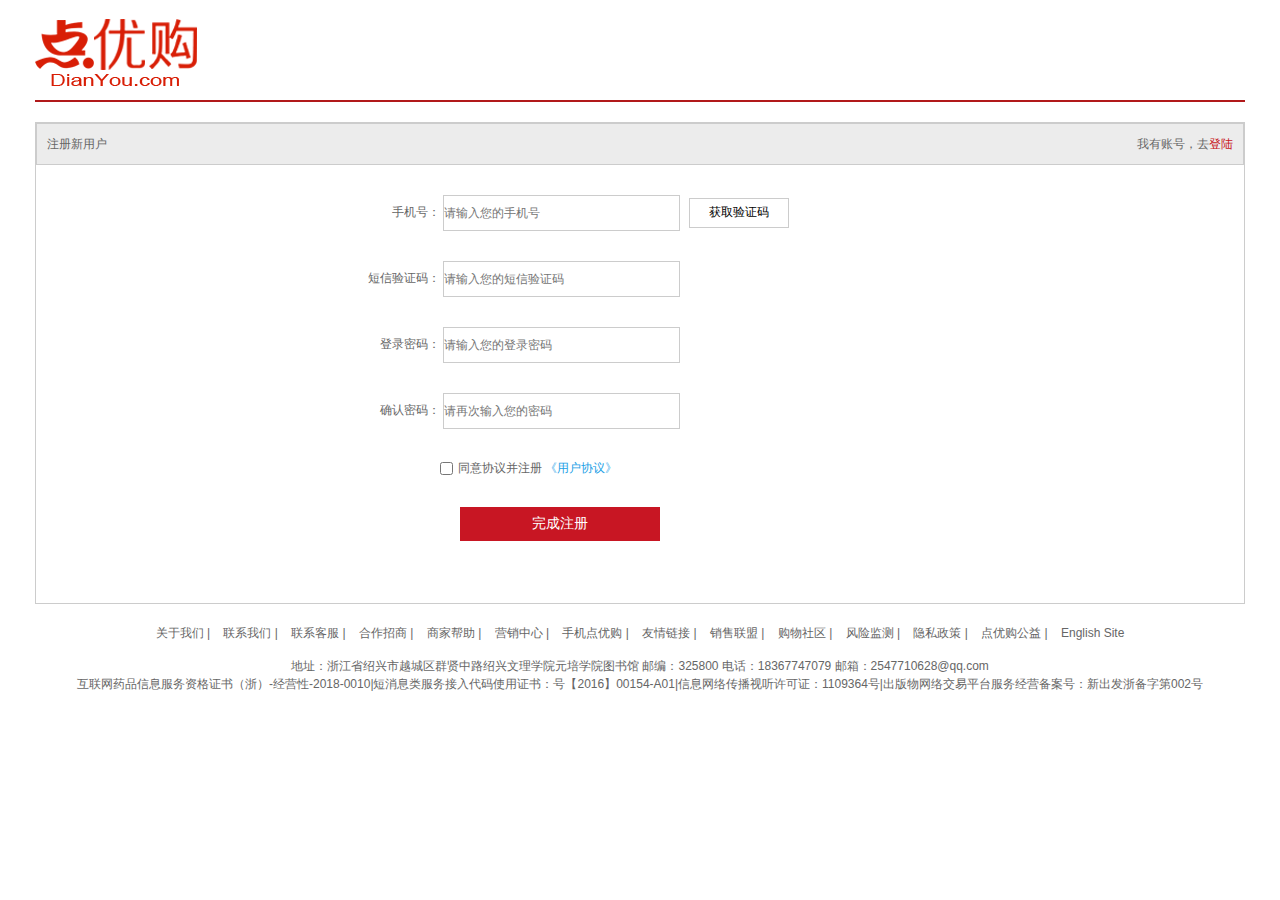
<file: register.html>
<!DOCTYPE html>
<html>
	<head>
		<meta charset="utf-8">
		<title>注册页面</title>
		<script src="js/jquery-1.11.0.min.js" type="text/javascript" charset="utf-8"></script>
		<script src="js/index.js" type="text/javascript" charset="utf-8"></script>
		<link rel="stylesheet" type="text/css" href="css/normalize.css" />
		<link rel="stylesheet" type="text/css" href="css/base.css" />
		<link rel="stylesheet" type="text/css" href="css/register.css" />


	</head>
	<body>
		<div class="w">
			<div class="header">
				<div class="logo">
					<a href="index.html">
						<img src="img/logo.png">
					</a>
				</div>
			</div>
			<div class="reg_page">
				<h3>
					注册新用户
					<em>我有账号，去<a href="javascript:;" class="col-red">登陆</a></em>
				</h3>
				<div class="reg_form">
					<form action="demo.php" method="">
						<ul>
							<li>
								<label for="tel">手机号：</label>
								<input type="tel" class="inpt" id="tel" placeholder="请输入您的手机号" />
								<button type="button" class="list_btn">获取验证码</button>
								<!-- <span class="error"> -->
								<!-- 请输入正确的手机号 -->
								<!-- <img src="img/cw.png"> -->
								<!-- 手机号码格式不正确，请重新输入 -->
								<!-- </span> -->
							</li>
							<li>
								<label for="note">短信验证码：</label>
								<input type="text" class="inpt" id="note" placeholder="请输入您的短信验证码" />
							</li>
							<li>
								<label for="entry1">登录密码：</label>
								<input type="text" class="inpt" id="entry1" placeholder="请输入您的登录密码" />
								<span class="success">
									<!-- <img src="img/zq.png">
									恭喜您输入正确 -->
								</span>
							</li>
							<li>
								<label for="entry2">确认密码：</label>
								<input type="text" class="inpt" id="entry2" placeholder="请再次输入您的密码" />
								<span class="error">
									<!-- <img src="img/cw.png"> -->
									<!-- 密码不一致，请重新输入 -->
								</span>
							</li>
							<li class="agree">
								<input type="checkbox" />同意协议并注册
								<a href="javascript:;">《用户协议》</a>
							</li>
							<li>
								<input type="submit" value="完成注册" class="reg_login" />
							</li>
						</ul>
					</form>
				</div>
			</div>
			<div class="hooter">
				<div class="mod_copyright">
					<p class="mod_copyright_links">
						<a href="javascript:;">关于我们 | </a>
						<a href="javascript:;">联系我们 | </a>
						<a href="javascript:;">联系客服 | </a>
						<a href="javascript:;">合作招商 | </a>
						<a href="javascript:;">商家帮助 | </a>
						<a href="javascript:;">营销中心 | </a>
						<a href="javascript:;">手机点优购 | </a>
						<a href="javascript:;">友情链接 | </a>
						<a href="javascript:;">销售联盟 | </a>
						<a href="javascript:;">购物社区 | </a>
						<a href="javascript:;">风险监测 | </a>
						<a href="javascript:;">隐私政策 | </a>
						<a href="javascript:;">点优购公益 | </a>
						<a href="javascript:;">English Site </a>
					</p>
					<p class="mod_copyright_info">
						地址：浙江省绍兴市越城区群贤中路绍兴文理学院元培学院图书馆
						邮编：325800 电话：18367747079
						邮箱：2547710628@qq.com<br />
						互联网药品信息服务资格证书（浙）-经营性-2018-0010|短消息类服务接入代码使用证书：号【2016】00154-A01|信息网络传播视听许可证：1109364号|出版物网络交易平台服务经营备案号：新出发浙备字第002号
					</p>
				</div>
			</div>
		</div>
		<script type="text/javascript">
			var btn = document.querySelector('.list_btn');
			var time = 59;
			btn.addEventListener('click', function() {
				this.disabled = true;
				getClock();
				var timer = setInterval(getClock,1000);
					function getClock() {
						if (time == 0) {
							clearInterval(timer);
							btn.disabled = false;
							btn.innerHTML = '获取验证码';
							time = 59;
						} else {
							btn.innerHTML = time + '秒重新发送';
							time--;
						}
					}
			});
		</script>
	</body>
</html>
</file>
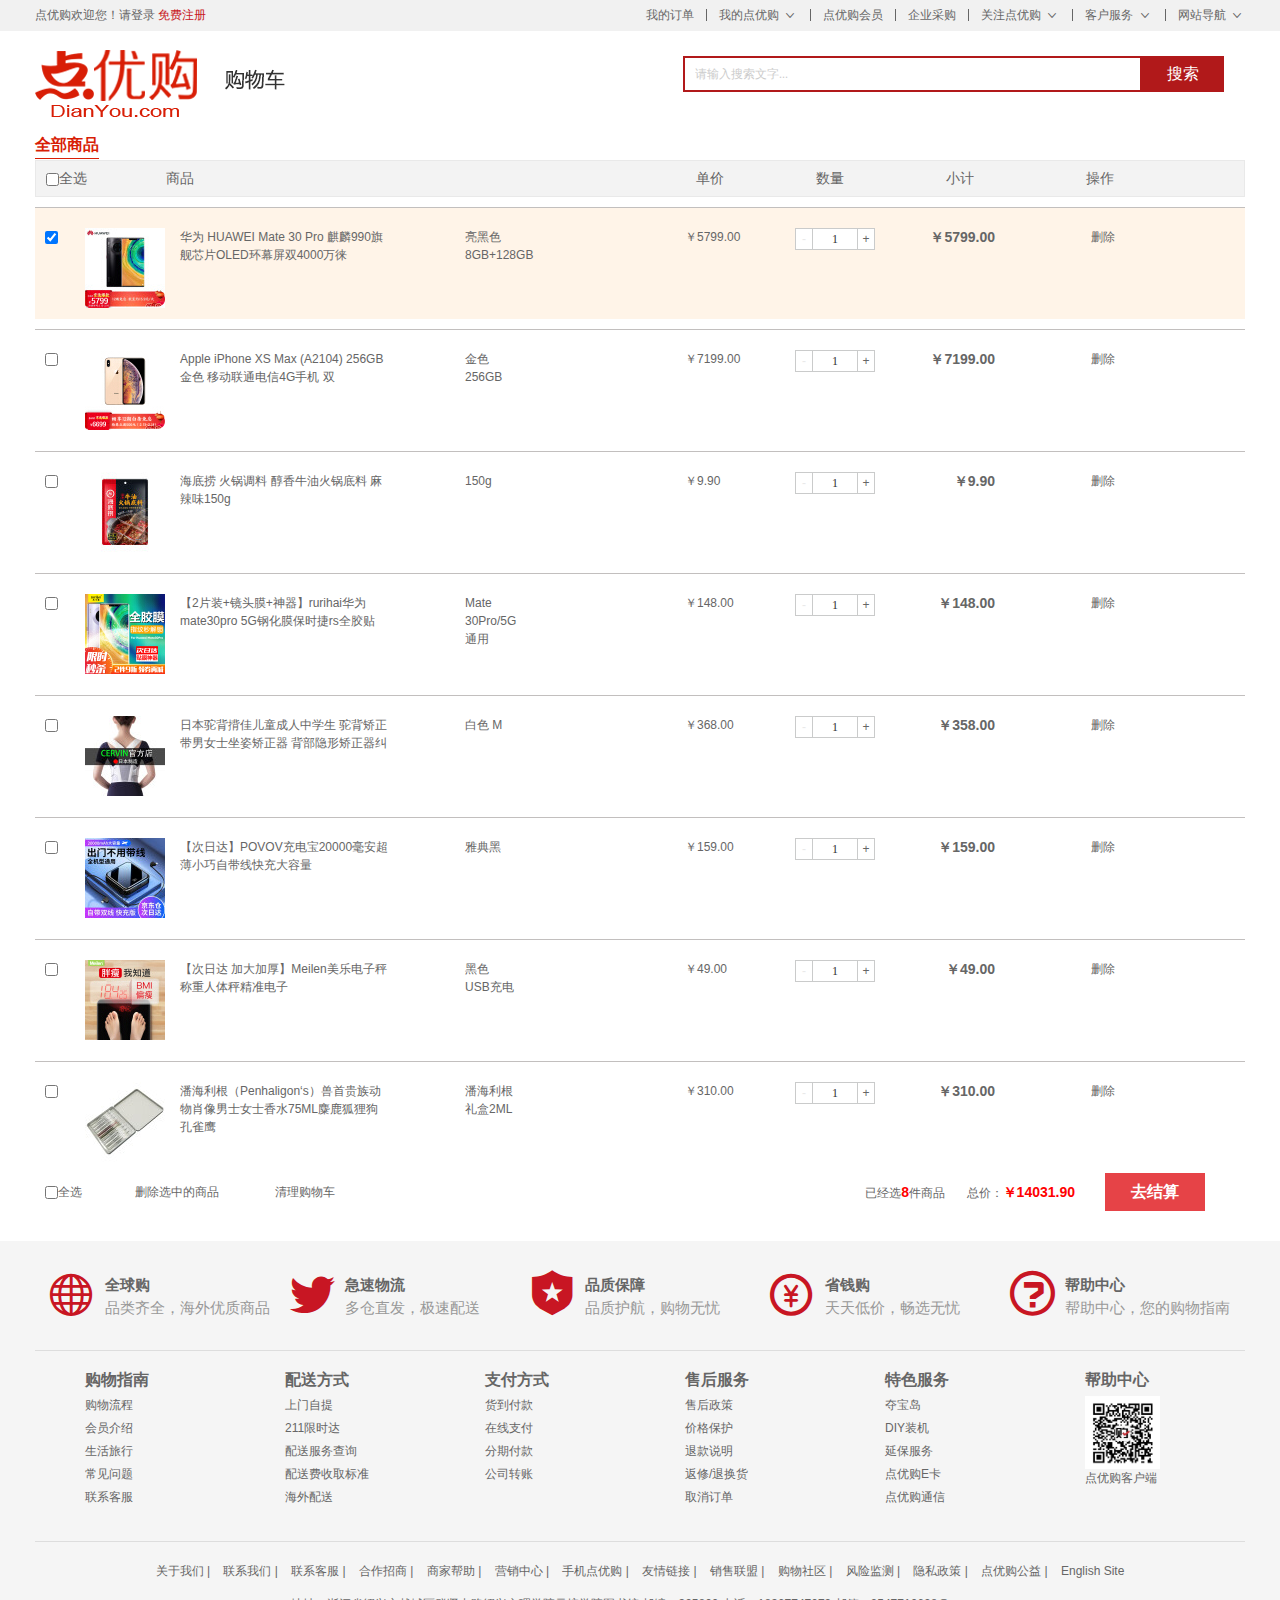
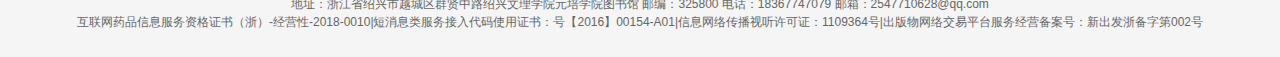
<file: shop.html>
<!DOCTYPE html>
<html>
	<head>
		<meta charset="utf-8">
		<!-- 网站优化 -->
		<title>购物页面</title>
		<meta name="description" content="点优购-专业的网上交易平台，提供各类服饰、美容、家居、数码、话费/点卡充值… 数亿优质商品，同时提供担保交易(先收货后付款)等安全交易保障服务，并由商家提供退货承诺、破损补寄等消费者保障服务，让你安心享受网上购物乐趣！" />
		<meta name="keywords" content="网上购物,网上商城,手机,笔记本,电脑,MP3,CD,VCD,DV,相机,数码,配件,手表,存储卡,书本,点优购" />
		<meta name="viewport" content="width=device-width, user-scalable=no, initial-scale=1.0, maximum-scale=1.0, minimum-scale=1.0" />
		<!-- 引入favicon.ico图标 -->
		<link rel="shortcut icon" href="favicon.ico" type="image/x-icon" />
		<link rel="stylesheet" type="text/css" href="css/normalize.css" />
		<link rel="stylesheet" type="text/css" href="css/base.css" />
		<link rel="stylesheet" type="text/css" href="css/shop.css" />
		<script src="js/jquery-1.11.0.min.js" type="text/javascript" charset="utf-8"></script>
		<script src="js/shop.js" type="text/javascript" charset="utf-8"></script>
	</head>
	<body>
		<!-- 顶部快捷导航start -->
		<div class="shortcut">
			<div class="w">
				<div class="fl">
					<ul>
						<li>点优购欢迎您！</li>
						<li>
							<a href="javascript:;">请登录</a>
							<a href="register.html" class="col-red">免费注册</a>
						</li>
					</ul>
				</div>
				<div class="fr">
					<ul>
						<li><a href="javascript:;">我的订单</a></li>
						<li class="spacer"></li>
						<li>
							<a href="javascript:;">我的点优购</a>
							<i class="icon-font"></i>
						</li>
						<li class="spacer"></li>
						<li><a href="javascript:;">点优购会员</a></li>
						<li class="spacer"></li>
						<li><a href="javascript:;">企业采购</a></li>
						<li class="spacer"></li>
						<li>
							<a href="javascript:;">关注点优购</a>
							<i class="icon-font"></i>
						</li>
						<li class="spacer"></li>
						<li>
							<a href="javascript:;">客户服务</a>
							<i class="icon-font"></i>
						</li>
						<li class="spacer"></li>
						<li>
							<a href="javascript:;">网站导航</a>
							<i class="icon-font"></i>
						</li>
					</ul>
				</div>
			</div>
		</div>
		<!-- 顶部快捷导航end -->

		<!-- header部分start -->
		<div class="header w">
			<!-- logo -->
			<div class="logo">
				<h1>
					<a href="index.html" title="点优购" class="logo_ico">点优购</a>
				</h1>
				<a href="javascrpt:;" class="links">
					<b></b>
				</a>
			</div>
			<!-- search -->
			<div class="search">
				<input type="text" class="text" value="请输入搜索文字..." />
				<button type="button" class="btn">搜索</button>
			</div>
		</div>
		<!-- header部分end -->

		<!-- 购物车商品栏start -->
		<div class="car_bar w">
			<!-- 商品小导航 -->
			<div class="car_nav">
				<em>全部商品</em>
			</div>
			<!-- 购物车主要核心区域 -->
			<div class="car_wrap">
				<!-- 头部全选模块 -->
				<div class="car_thead">
					<div class="t_checkbox">
						<input type="checkbox" class="checkall" />全选
					</div>
					<div class="t_goods">商品</div>
					<div class="t_price">单价</div>
					<div class="t_num">数量</div>
					<div class="t_sum">小计</div>
					<div class="t_action">操作</div>
				</div>
				<!-- 商品详细模块 -->
				<div class="car_item_list">
					<!-- 商品1 -->
					<div class="car_item check_car_item">
						<div class="p_checkbox">
							<input type="checkbox" class="j_checkbox" checked="checked" />
						</div>
						<div class="p_goods">
							<div class="p_img">
								<img src="img/car-1.jpg">
							</div>
							<div class="p_msg">华为 HUAWEI Mate 30 Pro 麒麟990旗舰芯片OLED环幕屏双4000万徕</div>
						</div>
						<div class="p_version">亮黑色 8GB+128GB</div>
						<div class="p_price">￥5799.00</div>
						<div class="p_num">
							<div class="quantity_form">
								<a href="javascript:;" class="decrement">-</a>
								<input type="text" class="itxt" value="1" />
								<a href="javascript:;" class="increment">+</a>
							</div>
						</div>
						<div class="p_sum">￥5799.00</div>
						<div class="p_del">
							<a href="javascript:;" class="del">删除</a>
						</div>
					</div>
					<!-- 商品2 -->
					<div class="car_item">
						<div class="p_checkbox">
							<input type="checkbox" class="j_checkbox" />
						</div>
						<div class="p_goods">
							<div class="p_img">
								<img src="img/car-2.jpg">
							</div>
							<div class="p_msg">Apple iPhone XS Max (A2104) 256GB 金色 移动联通电信4G手机 双</div>
						</div>
						<div class="p_version">金色 256GB</div>
						<div class="p_price">￥7199.00</div>
						<div class="p_num">
							<div class="quantity_form">
								<a href="javascript:;" class="decrement">-</a>
								<input type="text" class="itxt" value="1" />
								<a href="javascript:;" class="increment">+</a>
							</div>
						</div>
						<div class="p_sum">￥7199.00</div>
						<div class="p_del">
							<a href="javascript:;" class="del">删除</a>
						</div>
					</div>
					<!-- 商品3 -->
					<div class="car_item">
						<div class="p_checkbox">
							<input type="checkbox" class="j_checkbox" />
						</div>
						<div class="p_goods">
							<div class="p_img">
								<img src="img/car-3.jpg">
							</div>
							<div class="p_msg">海底捞 火锅调料 醇香牛油火锅底料 麻辣味150g</div>
						</div>
						<div class="p_version">150g</div>
						<div class="p_price">￥9.90</div>
						<div class="p_num">
							<div class="quantity_form">
								<a href="javascript:;" class="decrement">-</a>
								<input type="text" class="itxt" value="1" />
								<a href="javascript:;" class="increment">+</a>
							</div>
						</div>
						<div class="p_sum">￥9.90</div>
						<div class="p_del">
							<a href="javascript:;" class="del">删除</a>
						</div>
					</div>
					<!-- 商品4 -->
					<div class="car_item">
						<div class="p_checkbox">
							<input type="checkbox" class="j_checkbox" />
						</div>
						<div class="p_goods">
							<div class="p_img">
								<img src="img/car-4.jpg">
							</div>
							<div class="p_msg">【2片装+镜头膜+神器】rurihai华为mate30pro 5G钢化膜保时捷rs全胶贴</div>
						</div>
						<div class="p_version">Mate 30Pro/5G通用</div>
						<div class="p_price">￥148.00</div>
						<div class="p_num">
							<div class="quantity_form">
								<a href="javascript:;" class="decrement">-</a>
								<input type="text" class="itxt" value="1" />
								<a href="javascript:;" class="increment">+</a>
							</div>
						</div>
						<div class="p_sum">￥148.00</div>
						<div class="p_del">
							<a href="javascript:;" class="del">删除</a>
						</div>
					</div>
					<!-- 商品5 -->
					<div class="car_item">
						<div class="p_checkbox">
							<input type="checkbox" class="j_checkbox" />
						</div>
						<div class="p_goods">
							<div class="p_img">
								<img src="img/car-5.jpg">
							</div>
							<div class="p_msg">日本驼背揹佳儿童成人中学生 驼背矫正带男女士坐姿矫正器 背部隐形矫正器纠</div>
						</div>
						<div class="p_version">白色 M</div>
						<div class="p_price">￥368.00</div>
						<div class="p_num">
							<div class="quantity_form">
								<a href="javascript:;" class="decrement">-</a>
								<input type="text" class="itxt" value="1" />
								<a href="javascript:;" class="increment">+</a>
							</div>
						</div>
						<div class="p_sum">￥358.00</div>
						<div class="p_del">
							<a href="javascript:;" class="del">删除</a>
						</div>
					</div>
					<!-- 商品6 -->
					<div class="car_item">
						<div class="p_checkbox">
							<input type="checkbox" class="j_checkbox" />
						</div>
						<div class="p_goods">
							<div class="p_img">
								<img src="img/car-6.jpg">
							</div>
							<div class="p_msg">【次日达】POVOV充电宝20000毫安超薄小巧自带线快充大容量</div>
						</div>
						<div class="p_version">雅典黑</div>
						<div class="p_price">￥159.00</div>
						<div class="p_num">
							<div class="quantity_form">
								<a href="javascript:;" class="decrement">-</a>
								<input type="text" class="itxt" value="1" />
								<a href="javascript:;" class="increment">+</a>
							</div>
						</div>
						<div class="p_sum">￥159.00</div>
						<div class="p_del">
							<a href="javascript:;" class="del">删除</a>
						</div>
					</div>
					<!-- 商品7 -->
					<div class="car_item">
						<div class="p_checkbox">
							<input type="checkbox" class="j_checkbox" />
						</div>
						<div class="p_goods">
							<div class="p_img">
								<img src="img/car-7.jpg">
							</div>
							<div class="p_msg">【次日达 加大加厚】Meilen美乐电子秤称重人体秤精准电子</div>
						</div>
						<div class="p_version">黑色 USB充电</div>
						<div class="p_price">￥49.00</div>
						<div class="p_num">
							<div class="quantity_form">
								<a href="javascript:;" class="decrement">-</a>
								<input type="text" class="itxt" value="1" />
								<a href="javascript:;" class="increment">+</a>
							</div>
						</div>
						<div class="p_sum">￥49.00</div>
						<div class="p_del">
							<a href="javascript:;" class="del">删除</a>
						</div>
					</div>
					<!-- 商品8 -->
					<div class="car_item">
						<div class="p_checkbox">
							<input type="checkbox" class="j_checkbox" />
						</div>
						<div class="p_goods">
							<div class="p_img">
								<img src="img/car-8.jpg">
							</div>
							<div class="p_msg">潘海利根（Penhaligon‘s）兽首贵族动物肖像男士女士香水75ML麋鹿狐狸狗孔雀鹰</div>
						</div>
						<div class="p_version">潘海利根 礼盒2ML</div>
						<div class="p_price">￥310.00</div>
						<div class="p_num">
							<div class="quantity_form">
								<a href="javascript:;" class="decrement">-</a>
								<input type="text" class="itxt" value="1" />
								<a href="javascript:;" class="increment">+</a>
							</div>
						</div>
						<div class="p_sum">￥310.00</div>
						<div class="p_del">
							<a href="javascript:;" class="del">删除</a>
						</div>
					</div>
				</div>
				<!-- 结算模块 -->
				<div class="car_floatbar">
					<div class="select_all">
						<input type="checkbox" class="checkall"/>全选
					</div>
					<div class="operation">
						<a href="javascript:;" class="remove_batch">删除选中的商品</a>
						<a href="javascript:;" class="clear_all">清理购物车</a>
					</div>
					<div class="toolbar_right">
						<div class="amount_sum">已经选<em>1</em>件商品</div>
						<div class="price_sum">总价：<em>￥5799.00</em></div>
						<div class="btn_sum">去结算</div>
					</div>
				</div>
			</div>
		</div>
		<!-- 购物车商品栏end -->
		<!-- footer部分start -->
		<div class="footer">
			<div class="w">
				<!-- mod_service -->
				<div class="mod_service">
					<ul>
						<li>
							<i class="icon-global col-red"> </i>
							<div class="mod_service_title">
								<h5>全球购</h5>
								<p>品类齐全，海外优质商品</p>
							</div>
						</li>
						<li>
							<i class="icon-global col-red"> </i>
							<div class="mod_service_title mod_service_title2">
								<h5>急速物流</h5>
								<p>多仓直发，极速配送</p>
							</div>
						</li>
						<li>
							<i class="icon-global col-red"> </i>
							<div class="mod_service_title mod_service_title2">
								<h5>品质保障</h5>
								<p>品质护航，购物无忧</p>
							</div>
						</li>
						<li>
							<i class="icon-global col-red"> </i>
							<div class="mod_service_title mod_service_title2">
								<h5>省钱购</h5>
								<p>天天低价，畅选无忧</p>
							</div>
						</li>
						<li>
							<i class="icon-global col-red"> </i>
							<div class="mod_service_title">
								<h5>帮助中心</h5>
								<p>帮助中心，您的购物指南</p>
							</div>
						</li>
					</ul>
				</div>
				<!-- mod_help -->
				<div class="mod_help">
					<dl class="mod_help_list">
						<dt>购物指南</dt>
						<dd><a href="javascript:;">购物流程</a></dd>
						<dd><a href="javascript:;">会员介绍</a></dd>
						<dd><a href="javascript:;">生活旅行</a></dd>
						<dd><a href="javascript:;">常见问题</a></dd>
						<dd><a href="javascript:;">联系客服</a></dd>
					</dl>
					<dl class="mod_help_list">
						<dt>配送方式</dt>
						<dd><a href="javascript:;">上门自提</a></dd>
						<dd><a href="javascript:;">211限时达</a></dd>
						<dd><a href="javascript:;">配送服务查询</a></dd>
						<dd><a href="javascript:;">配送费收取标准</a></dd>
						<dd><a href="javascript:;">海外配送</a></dd>
					</dl>
					<dl class="mod_help_list">
						<dt>支付方式</dt>
						<dd><a href="javascript:;">货到付款</a></dd>
						<dd><a href="javascript:;">在线支付</a></dd>
						<dd><a href="javascript:;">分期付款</a></dd>
						<dd><a href="javascript:;">公司转账</a></dd>
					</dl>
					<dl class="mod_help_list">
						<dt>售后服务</dt>
						<dd><a href="javascript:;">售后政策</a></dd>
						<dd><a href="javascript:;">价格保护</a></dd>
						<dd><a href="javascript:;">退款说明</a></dd>
						<dd><a href="javascript:;">返修/退换货</a></dd>
						<dd><a href="javascript:;">取消订单</a></dd>
					</dl>
					<dl class="mod_help_list">
						<dt>特色服务</dt>
						<dd><a href="javascript:;">夺宝岛</a></dd>
						<dd><a href="javascript:;">DIY装机</a></dd>
						<dd><a href="javascript:;">延保服务</a></dd>
						<dd><a href="javascript:;">点优购E卡</a></dd>
						<dd><a href="javascript:;">点优购通信</a></dd>
					</dl>
					<dl class="mod_help_list mod_help_app">
						<dt>帮助中心</dt>
						<dd>
							<img src="img/help.jpg" alt="点优购" style="width: 75px;">
							<p>点优购客户端</p>
						</dd>
					</dl>
				</div>
				<!-- mod_copyright -->
				<div class="mod_copyright">
					<p class="mod_copyright_links">
						<a href="javascript:;">关于我们 | </a>
						<a href="javascript:;">联系我们 | </a>
						<a href="javascript:;">联系客服 | </a>
						<a href="javascript:;">合作招商 | </a>
						<a href="javascript:;">商家帮助 | </a>
						<a href="javascript:;">营销中心 | </a>
						<a href="javascript:;">手机点优购 | </a>
						<a href="javascript:;">友情链接 | </a>
						<a href="javascript:;">销售联盟 | </a>
						<a href="javascript:;">购物社区 | </a>
						<a href="javascript:;">风险监测 | </a>
						<a href="javascript:;">隐私政策 | </a>
						<a href="javascript:;">点优购公益 | </a>
						<a href="javascript:;">English Site </a>
					</p>
					<p class="mod_copyright_info">
						地址：浙江省绍兴市越城区群贤中路绍兴文理学院元培学院图书馆
						邮编：325800 电话：18367747079
						邮箱：2547710628@qq.com<br />
						互联网药品信息服务资格证书（浙）-经营性-2018-0010|短消息类服务接入代码使用证书：号【2016】00154-A01|信息网络传播视听许可证：1109364号|出版物网络交易平台服务经营备案号：新出发浙备字第002号
					</p>
				</div>
			</div>
		</div>
		<!-- footer部分end -->
	</body>
</html>
</file>
<file: css/base.css>
@charset "UTF-8";

/*css 初始化 */
html,
body,
ul,
li,
ol,
dl,
dd,
dt,
p,
h1,
h2,
h3,
h4,
h5,
h6,
form,
fieldset,
legend,
img {
	margin: 0;
	padding: 0;
}

fieldset,
img,
input,
button {
	border: none;
	padding: 0;
	margin: 0;
	outline-style: none;
}

/*去掉input等聚焦时的蓝色边框*/
ul,
ol {
	list-style: none;
}

input {
	padding-top: 0;
	padding-bottom: 0;
	font-family: "SimSun", "宋体";
}

select,
input {
	vertical-align: middle;
}

select,
input,
textarea {
	font-size: 12px;
	margin: 0;
}

textarea {
	resize: none;
}

/*防止拖动*/
img {
	border: 0;
	vertical-align: middle;
}

/*  去掉图片低测默认的3像素空白缝隙，或者用display：block也可以*/
table {
	border-collapse: collapse;
}

body {
	font: 12px/150% Arial, Verdana, "\5b8b\4f53";
	color: #666;
	background: #fff
}

.clearfix:before,
.clearfix:after {
	/*清楚浮动*/
	content: "";
	display: table;
}

.clearfix:after {
	clear: both;
}

.clearfix {
	*zoom: 1;
	/*IE/7/6*/
}

a {
	color: #666;
	text-decoration: none;
}

a:hover {
	color: #C81623;
}

h1,
h2,
h3,
h4,
h5,
h6 {
	text-decoration: none;
	font-weight: normal;
	font-size: 100%;
}

/*设置h标签的大小，设置跟父亲一样大的字体font-size:100%;*/
s,
i,
em {
	font-style: normal;
	text-decoration: none;
}

.col-red {
	color: #C81623 !important;
}

/*公共类*/
.w {
	/*版心 提取 */
	width: 1210px;
	margin: 0 auto;
}

.fl {
	float: left
}

.fr {
	float: right
}

.spacer {
	width: 1px;
	height: 12px;
	background: #666;
	margin: 9px 12px 0;
}

.al {
	text-align: left
}

.ac {
	text-align: center
}

.ar {
	text-align: right
}

.hide {
	display: none
}

.font12 {
	font-size: 12px;
}

.font14 {
	font-size: 14px;
}

.font16 {
	font-size: 16px;
}

/* 应用字体图标 */
@font-face {
	font-family: 'icomoon';
	src: url('../fonts/icomoon.eot?rretjt');
	src: url('../fonts/icomoon.eot?#iefixrretjt') format('embedded-opentype'),
		url('../fonts/icomoon.woff?rretjt') format('woff'),
		url('../fonts/icomoon.ttf?rretjt') format('truetype'),
		url('../fonts/icomoon.svg?rretjt#icomoon') format('svg');
	font-weight: normal;
	font-style: normal;
}

[class^="icon-"],
[class*=" icon-"] {
	font-family: 'icomoon';
	font-size: 16px;
	speak: none;
	font-style: normal;
	font-weight: normal;
	font-variant: normal;
	text-transform: none;
	line-height: 1;

	/* Better Font Rendering =========== */
	-webkit-font-smoothing: antialiased;
	-moz-osx-font-smoothing: grayscale;
}

.icon-car {
	margin: 0 10px;
}

.icon-global {
	font-size: 45px;
	margin-left: 15px;
}

/*公共部分*/

/*顶部快捷导航*/
.shortcut {
	height: 31px;
	background: #f1f1f1;
	line-height: 31px;
}

.shortcut li {
	float: left;
}

/* header部分 */
.header {
	position: relative;
	height: 105px;
}

.logo {
	position: absolute;
	top: 15px;
	left: 0;
	width: 175px;
	height: 75px;
}

.logo .logo_ico {
	display: block;
	width: 166px;
	height: 75px;
	background: url(../img/logo.png);
	font-size: 0;
}

.search {
	position: absolute;
	top: 25px;
	left: 348px;
}

.text {
	width: 445px;
	height: 32px;
	border: 2px solid #b1191a;
	padding-left: 10px;
	color: #ccc;
}

.btn {
	float: right;
	width: 82px;
	height: 36px;
	background: #b1191a;
	font-size: 16px;
	color: #FFFFFF;
}

.hotwords {
	position: absolute;
	top: 65px;
	left: 348px;
}

.hotwords a {
	margin: 0 6px;
}

.shopcar {
	position: absolute;
	top: 25px;
	right: 64px;
	width: 138px;
	height: 34px;
	border: 1px solid #dfdfdf;
	background: #f7f7f7;
	line-height: 34px;
}

.count {
	position: absolute;
	top: -5px;
	left: 30px;
	height: 14px;
	background: #e60012;
	line-height: 14px;
	padding: 0 3px;
	color: #FFFFFF;
	border-radius: 7px 7px 7px 0;
}

/* nav部分 */
.nav {
	height: 45px;
	border-bottom: 2px solid #b1191a;
}

.dropdown {
	width: 210px;
	height: 45px;
}

.dropdown .dt {
	width: 100%;
	height: 100%;
	background: #b1191a;
	font-size: 16px;
	color: #FFFFFF;
	text-align: center;
	line-height: 45px;
}

.dropdown .dd {
	height: 465px;
	background: #c81623;
	margin-top: 2px;
}

.menu_item {
	height: 31px;
	line-height: 31px;
	margin-left: 1px;
	padding: 0 10px;
	color: #FFFFFF;
	transition: all 0.5s;
}

.menu_item:hover {
	background: #FFFFFF;
	padding-left: 20px;
}

.menu_item:hover a {
	color: #c81623;
}

.menu_item a {
	font-size: 14px;
	color: #FFFFFF;
}

.menu_item i {
	font-size: 18px;
	color: #FFFFFF;
	float: right;
}
.navitems li{
	float: left;
	padding: 20px 5px 0 13px;
	font-size: 15px;
	font-weight: bold;
}

/*尾部部分开始*/
.footer {
	height: 386px;
	background: #f5f5f5;
	padding-top: 30px;
}

.mod_service {
	height: 79px;
	border-bottom: 1px solid #DDDDDD;
}

.mod_service li {
	float: left;
	width: 240px;
	height: 79px;
}

.mod_service_title {
	float: right;
	margin-right: 5px;
	font-size: 15px;
}

.mod_service_title h5 {
	margin: 5px 0;
	font-weight: bold;
}

.mod_service_title p {
	color: #999999;
}

.mod_service_title2 {
	margin-right: 35px;
}

.mod_help {
	height: 190px;
	border-bottom: 1px solid #DDDDDD;
}

.mod_help_list {
	width: 150px;
	padding: 20px 0 0 50px;
	float: left;
}

.mod_help_list dt {
	height: 25px;
	font-size: 16px;
	font-weight: bold;
}

.mod_help_list dd {
	height: 23px;
}

.mod_copyright {
	text-align: center;
}
.mod_copyright_links{
	margin: 20px 0 15px 0;
}
.mod_copyright_links a{
	margin: 5px;
}
</file>
<file: css/index.css>
/* 首页的样式 */
.main_back{
	background: #f5f5f5;
}

.main {
	width: 980px;
	height: 455px;
	padding: 10px 0 0 219px;
}

.focus_img {
	width: 720px;
	height: 455px;
	position: relative;
	overflow: hidden;
}

.focus_img ul {
	position: absolute;
	top: 0;
	left: 0;
	width: 600%;
}

.focus_img li {
	float: left;
}

.focus_img img {
	transition: all 0.8s;
}

.focus_img img:hover {
	transform: scale(1.1);
}

.arrow_l,
.arrow_r {
	display: none;
	position: absolute;
	top: 50%;
	width: 24px;
	height: 40px;
	background: rgba(0, 0, 0, .3);
	text-align: center;
	line-height: 40px;
	font-family: "icomoon";
	z-index: 2;
}

.arrow_r {
	right: 0;
}

.circle {
	position: absolute;
	bottom: 10px;
	left: 50px;
}

.circle li {
	width: 8px;
	height: 8px;
	border: 1px solid rgba(255, 255, 255, 0.5);
	float: left;
	margin: 0 3px;
	border-radius: 50%;
	cursor: pointer;
}

.current {
	background: #FFFFFF;
}

.newsflash {
	width: 250px;
	height: 455px;
	background: #FFFFFF;
}

.sign {
	height: 150px;
	border-bottom: 1px solid #DDDDDD;
}

.sign_login {
	text-align: center;
}

.sign_login img {
	width: 50px;
	margin: 10px 0;
}

.btn_l,
.btn_r {
	font-size: 10px;
	border-radius: 20px;
	margin: 3px;
	padding: 8px 10px;
}

.btn_l {
	color: #FFFFFF;
	background: #E1251B;
}

.btn_r {
	color: #968E66;
	background: #363634;
}

.news {
	height: 105px;
	border-bottom: 1px solid #DDDDDD;

}

.news_dt {
	height: 30px;
	font-size: 15px;
	padding: 10px 0 0 10px;
}

.news_dt span {
	font-weight: bold;
}

.news_dt a {
	float: right;
	font-size: 12px;
	font-family: "icomoon";
}

.news_dd span {
	color: #E60012;
	background: #FDEEED;
	margin: 0 10px;
}

.small_ico {
	height: 210px;
}

.small_ico li {
	width: 62px;
	height: 70px;
	float: left;
}

.small_ico img {
	width: 30px;
	padding: 8px;
}

.small_ico p {
	line-height: 8px;
	margin-left: 8px;
}

/* 推荐商品的样式 */
.recom_back {
	background: #F5F5F5;
}

.recom {
	height: 220px;
	padding-top: 20px;
}

.recom_td {
	width: 180px;
	height: 220px;
	background: #E72C21;
}

.recom_td p {
	font-size: 30px;
	font-weight: bold;
	color: #FFFFFF;
	padding: 40px 0 0 16px;
}

.recom_td strong {
	color: #FFFFFF;
	display: block;
	font-size: 18px;
	margin: -25px 20px 0 10px;
}

.recom_td img {
	width: 30%;
	margin: 20px 0 40px 60px;
}

.recom_timer {
	margin-left: auto;
	margin-right: auto;
	width: 130px;
	height: 30px;
	margin-top: 10px;
	display: block;
}

.recom_timer .hour,
.recom_timer .minute {
	position: relative;
	float: left;
	width: 30px;
	height: 30px;
	line-height: 30px;
	text-align: center;
	background-color: #2f3430;
	margin-right: 20px;
	color: white;
	font-size: 20px;
}

.recom_timer .second {
	position: relative;
	float: left;
	width: 30px;
	height: 30px;
	line-height: 30px;
	text-align: center;
	background-color: #2f3430;
	color: white;
	font-size: 20px;
}

.hour::after,
.minute::after {
	content: ':';
	display: block;
	position: absolute;
	right: -20px;
	font-weight: bolder;
	font-size: 18px;
	width: 20px;
	height: 100%;
	top: 0;
}

.recom_dd {
	width: 1000px;
	height: 220px;
}

.recom_dd li {
	float: left;
	width: 242px;
	height: 190px;
	border-right: 1px solid #DDDDDD;
	margin-top: 15px;
	margin-left: 6px;
}

/* 推荐品牌的样式 */
.brand {
	background: #f5f5f5;
}

.brand_box {
	height: 340px;
	padding-top: 20px;
}

.brand_box li {
	position: relative;
	float: left;
	width: 119px;
	height: 110px;
	border: 1px solid #CCCCCC;
}

.brand_in {
	position: absolute;
	top: 0;
	left: 0;
	width: 100%;
	height: 100%;
	opacity: 0;
	transition: opacity 0.7s;
}

.brand_in:hover {
	background: #000000;
	opacity: 0.8;
}

.brand_last:hover {
	background: #F80436;
}

.in_txt {
	font-size: 15px;
	color: #FFFFFF;
	margin: 40px 0 0 25px;
}

.btn_in {
	margin-left: 20px;
}

.brand_last img {
	width: 30px;
	margin: 28px 0 0 44px;
}

.in_txt_last {
	color: #FFFFFF;
	font-size: 15px;
	margin-left: 40px;
	margin-top: 5px;
}

/* 楼层区部分 */
.floor {
	background: #f5f5f5;
}

.box_hd {
	height: 30px;
	padding-top: 20px;
}

.box_hd h3 {
	float: left;
	font-size: 18px;
	color: #c81623;
	font-family: "微软雅黑";
}

.tab_list {
	float: right;
	line-height: 30px;
}

.tab_list li {
	float: left;
}

.tab_list li a {
	margin: 0 15px;
}

.box_bd {
	height: 430px;
	padding-top: 10px;
}

.box_bd li {
	float: left;
	padding: 0 5px 10px 5px;
	overflow: hidden;
}

.box_bd img {
	transition: all 0.6s;
}

.box_bd img:hover {
	transform: scale(1.1);
}

/* 频道广场 */
.channel {
	height: 850px;
	margin-bottom: 20px;
}
.spill{
	height: 1120px!important;
}
.floored {
	height: 65px;
}

.floored_inner {
	margin: 0 auto;
	width: 100%;
}

.floored_inner h3 {
	position: relative;
	width: 150px;
	height: 45px;
	font-size: 28px;
	font-weight: 700;
	text-align: center;
	line-height: 45px;
	color: rgb(51, 51, 51);
	padding: 10px 30px;
	margin: 0 auto 20px;
	overflow: hidden;
}

.floored_inner h3::before,
.floored_inner h3::after {
	content: "";
	position: absolute;
	top: 50%;
	margin-top: -10px;
}

.floored_inner h3::before {
	background: url(../upload/sprite.png);
	width: 25px;
	height: 20px;
	left: 0px;
	background-position: 0px 0px;
}

.floored_inner h3::after {
	background: url(../upload/sprite.png);
	width: 25px;
	height: 20px;
	right: 0px;
	background-position: -25px 0px;
}

.floored_product li{
	float: left;
	margin-right: 10px;
	margin-bottom: 10px;
	border: 1px solid transparent;
}

.floored_product li:hover{
	opacity: .9;
	border: 1px solid #DF3033;
}

/* 固定侧边栏部分 */
.fixedtool {
	position: fixed;
	top: 100px;
	left: 50%;
	margin-left: -675px;
	width: 66px;
	background: #FFFFFF;
	display: none;
}

.fixedtool li {
	height: 32px;
	line-height: 32px;
	text-align: center;
	font-size: 12px;
	border-bottom: 1px solid #CCCCCC;
	cursor: pointer;
}

.current {
	background: #fff;
	color: #FFFFFF;
}

/* 分页跳转栏 */
.page{
	text-align: center;
	padding: 40px 0 20px 0;
}
.page_num a{
	display: inline-block;
	width: 36px;
	height: 36px;
	border: 1px solid #CCCCCC;
	background: #F7F7F7;
	line-height: 36px;
}
.page_num .page_prev{
	width: 83px;
}
.page_num .current{
	background: transparent;
	border: 1px solid transparent;
}
.page_skip input{
	width: 35px;
	height: 35px;
	border: 1px solid #CCCCCC;
	text-align: center;
	transition: all 0.5s;
}
.page_skip input:focus{
	width: 55px;
	border: 1px solid #2FA8EC;
}
.page_skip button{
	width: 54px;
	height: 35px;
	border: 1px solid #CCCCCC;
	background: #F7F7F7;
}
</file>
<file: css/detail.css>
/* 详情页的样式 */

/* 面包屑导航样式 */
.crumb_wrap{
	padding: 10px 80px;
	background: #F5F5F5;
	margin-bottom: 10px;
}
.crumb_wrap a{
	margin-right: 10px;
}

/* 产品介绍样式 */
.preview_wrap{
	width: 452px;
	height: 600px;
}
.preview_img{
	position: relative;
	height: 450px;
	border: 1px solid #CCCCCC;
}
.mask{
	display: none;
	position: absolute;
	top: 0;
	left: 0;
	width: 300px;
	height: 300px;
	background: #fede4f;
	border: 1px solid #ccc;
	opacity: .5;
	cursor: move;
}
.big_box{
	display: none;
	position: absolute;
	left: 452px;
	top: 0;
	width: 540px;
	height: 540px;
	border: 1px solid #ccc;
	overflow: hidden;
	z-index: 99;
}
.big_box img{
	position: absolute;
	top: 0;
	left: 0;
}
.preview_list{
	height: 70px;
	margin-top: 20px;
	position: relative;
}
.item{
	display: none;
}
.list_item{
	height: 70px;
	width: 360px;
	margin: 0 auto;
}
.list_item li{
	width: 66px;
	height: 66px;
	border: 2px solid transparent;
	float: left;
	margin: 0 1px;
}
.list_item .current{
	border: 2px solid red;
}
.arrow_prev img,
.arrow_next img{
	position: absolute;
	width: 40px;
	margin-top: 15px;
}
.arrow_prev img{
	left: 0;
}
.arrow_next img{
	right: 0;
}
.preview_last{
	margin-top: 15px;
	height: 30px;
}
.preview_content a{
	padding: 0 3px;
}
.preview_content img{
	width: 20px;
}
.preview_content span{
	vertical-align: middle;
}
.info_wrap{
	width: 740px;
}
.sku_name{
	height: 50px;
	font-size: 16px;
	font-weight: bold;
}
.news{
	height: 30px;
}
.news span{
	color: #E4393C;
}
.news a{
	color:#5E69BF;
	text-decoration: underline;
}
.summary{
	position: relative;
}
.summary_price{
	background: #fee9eb;
	padding: 10px 0;
}
.summary dt{
	width: 60px;
	padding-left: 10px;
}
.summary dd i{
	font-size: 24px;
	color: #E4393C;
}
.inform,
.estimate{
	color: #005AA0;
}
.estimate{
	position: absolute;
	right: 0;
}
.inform{
	padding: 0 10px;
}
.change{
	padding: 5px;
	margin-right: 5px;
	border: 1px solid #E1251B;
}
.summary_operation{
	margin-top: 10px;
	height: 32px;
}
.summary_operation dd{
	margin-right: 10px;
}
.summary_operation font{
	cursor: pointer;
	border-radius: 50px;
	border: 1px solid #CED2E6;
}
.summary_operation img,
.summary_operation i{
	border-radius: 50px;
	background: #005AA0;
	width: 18px;
}
.summary_operation>dd>font>i{
	font-size: 15px;
	color: #FFFFFF;
}
.summary_stock{
	height: 32px;
	border-bottom: 1px dashed #CCCCCC;
}
.summary_stock span{
	margin-left: 5px;
}
.summary_stock a{
	padding-left: 5px;
	color: #005AA0;
}
.choose_color{
	margin-top: 20px;
	height: 50px;
}
.choose_color dt{
	line-height: 40px;
}
.choose_color img{
	margin-left: 5px;
	border: 1px solid transparent;
}
.choose_color img:hover,
.choose_version span:hover{
	border: 1px solid #E60012;
	cursor: pointer;
}
.choose_version{
	margin: 20px 0 10px 0;
	height: 32px;
}
.choose_version span{
	width: 94px;
	height: 34px;
	border: 1px solid #CCCCCC;
	padding: 10px;
	margin-left: 5px;
	margin-right: 7px;
}
.choose_btns{
	height: 65px;
	padding-top: 20px;
	border-top: 1px dashed #CCCCCC;
}
.choose_amount{
	position: relative;
	float: left;
	width: 50px;
	height: 46px;
	margin: 0 10px;
}
.choose_amount input{
	width: 33px;
	height: 44px;
	border: 1px solid #CCCCCC;
	text-align: center;
}
.add,
.reduce{
	position: absolute;
	width: 15px;
	height: 22px;
	text-align: center;
	border: 1px solid #CCCCCC;
	background: #F1F1F1;
}
.add{
	top: 0;
	right: 0;
}
.reduce{
	bottom: 0;
	right: 0;
	cursor: not-allowed;
}
.addshopcar{
	float: left;
	width: 142px;
	height: 46px;
	background: #DF3033;
	text-align: center;
	line-height: 46px;
	font-size: 18px;
	color: #FFFFFF;
	font-weight: bold;
}
.choose_txt span{
	padding-left: 10px;
	color: #999999;
}

/* 产品细节模块 */
.product_detail{
	margin-top: 20px;
	height: 22400px;
}
.aside{
	width: 210px;
	height: 3500px;
	float: left;
}
.shop_name{
	width: 180px;
	height: 20px;
	border: 1px solid #DDDDDD;
	border-bottom: none;
	background-color: #F7F7F7;
	font-size: 12px;
	font-weight: bold;
	padding: 10px;
}
.shop_name img,
.shop_about img{
	width: 20px;
	margin-left: 5px;
}
.shop_about{
	width: 200px;
	height: 60px;
	border: 1px solid #DDDDDD;
}
.shop_about a{
	display: inline-block;
	width: 80px;
	height: 25px;
	padding-top: 3px;
	margin-left: 10px;
	margin-top: 15px;
	background-color: #F7F7F7;
	border: 1px solid #DDDDDD;
}
.shop_product{
	margin-top: 10px;
}
.shop_info{
	width: 200px;
	height: 1570px;
	border: 1px solid #DDDDDD;
}
.info_contain a{
	display: inline-block;
	height: 240px;
}
.info_contain b{
	margin-left: 5px;
	font-size: 16px;
	color: #E4393C;
}
.info_contain{
	height: 260px;
}

/* 商品介绍 */
.detail{
	float: right;
	width: 980px;
	height: 22400px;
}
.detail_wrap{
	height: 40px;
	background: #F7F7F7;
	border-bottom:1px solid #E4393C;
}
.detail_wrap li{
	float: left;
	font-size: 15px;
	padding: 10px 15px 12px 20px;
	cursor: pointer;
}
.detail_wrap .current{
	background: #E4393C;
	color: #FFFFFF;
}
.header_item{
	height: 265px;
	border-bottom: 1px solid #CCCCCC;
}
.detail_space{
	height: 65px;
}
.detail_head{
	padding-left: 30px;
	height: 30px;
}
.detail_head a{
	color: #5E69AD;
}
.detail_main li{
	width: 215px;
	height: 18px;
	padding: 10px 0 0 30px;
	float: left;
}
center img{
	margin-top: 35px;
}


/* 公共部分 */
.detail_servise{
	height: 20px;
	background: #F7F7F7;
	font-weight: bold;
	padding: 10px;
	border: 1px solid #DDDDDD;
}
.detail_after dt{
	margin-top: 40px;
}
.detail_after img{
	width: 50px;
}
.detail_after strong{
	font-family: "黑体";
	font-size: 18px;
	color: #E50100;
}
.detail_after dd{
	margin-left: 55px;
	margin-top: 5px;
}
.detail_after a{
	color: #5E69BF;
}
</file>
<file: css/list.css>
/* 列表页的样式 */
.main{
	background: #FF9C03;
}
.main_shop{
	border-top: 10px solid #F65600;
}
.box_hd{
	position: relative;
	height: 1020px;
}

.main_box{
	position: absolute;
	left: 420px;
	margin-top: 20px;
}
.main_box li{
	float: left;
}
.main_box img{
	width: 70px;
}
.main_box .main_txt{
	padding: 0 20px;
	color: #FFFFFF;
}
.main_txt h3{
	font-size: 30px;
	font-weight: bold;
	padding: 10px 0;
}
.main_txt p{
	font-size: 20px;
	padding-top: 10px;
}
.box_bd{
	position: absolute;
	top: 90px;
}
.box_bd li{
	float: left;
	margin: 15px;
	border: 1px solid transparent;
}
.box_bd li:hover{
	border: 1px solid #f40;
}

/* 分页跳转栏 */
.page{
	text-align: center;
	padding: 40px 0 20px 0;
}
.page_num a{
	display: inline-block;
	width: 36px;
	height: 36px;
	border: 1px solid #CCCCCC;
	background: #F7F7F7;
	line-height: 36px;
}
.page_num .page_prev{
	width: 83px;
}
.page_num .current{
	background: transparent;
	border: 1px solid transparent;
}
.page_skip input{
	width: 35px;
	height: 35px;
	border: 1px solid #CCCCCC;
	text-align: center;
	transition: all 0.5s;
}
.page_skip input:focus{
	width: 55px;
	border: 1px solid #2FA8EC;
}
.page_skip button{
	width: 54px;
	height: 35px;
	border: 1px solid #CCCCCC;
	background: #F7F7F7;
}
</file>
<file: css/register.css>
/* 注册页的样式 */
.header{
	height: 100px;
	border-bottom: 2px solid #B1191A;
}
.reg_page{
	height: 480px;
	border: 1px solid #CCCCCC;
	margin-top: 20px;
}
.reg_page h3{
	height: 40px;
	border: 1px solid #CCCCCC;
	background: #ececec;
	line-height: 40px;
	padding: 0 10px;
}
.reg_page h3 em{
	float: right;
}
.reg_form{
	width: 600px;
	height: 420px;
	margin: 20px auto;
}
.reg_form li{
	margin-top: 30px;
}
.reg_form label{
	display: inline-block;
	width: 100px;
	height: 35px;
	line-height: 35px;
	text-align: right;
}
.reg_form .inpt{
	width: 235px;
	height: 34px;
	border: 1px solid #CCCCCC;
}
.list_btn{
	width: 100px;
	height: 30px;
	border: 1px solid #ccc;
	background: #FFFFFF;
	margin-left: 5px;
}
.list_btn:hover{
	border: 1px solid #000;
}
/* .error{
	color: #999;
	background: url(../upload/gt.png) no-repeat;
	background-size: 13px;
	padding-left: 20px;
} */
.success{
	color: #40b83f;
}
.error img,
.success img{
	width: 20px;
}
.agree{
	margin-left: 100px;
}
.agree input{
	vertical-align: middle;
	margin-right: 5px;
}
.agree a{
	color: #1ba1e6;
}
.reg_login{
	width: 200px;
	height: 34px;
	font-size: 14px;
	background: #C81623;
	color: #FFFFFF;
	margin-left: 120px;
}
.hooter .mod_copyright{
	margin-bottom: 40px;
}
</file>
<file: css/shop.css>
.search {
	margin-left: 300px;
}

.logo .links {
	overflow: hidden;
	display: block;
	position: absolute;
	width: 100px;
	height: 40px;
	line-height: 99em;
	top: 14px;
	left: 180px;
}

.logo .links b {
	display: block;
	position: absolute;
	width: 100px;
	height: 40px;
	line-height: 99em;
	top: 0;
	right: 0;
	background: url(../upload/car-icon.png) no-repeat;
}

/* 购物车商品栏 */
.car_nav em {
	width: 100px;
	height: 33px;
	border-bottom: 1px solid #D81E06;
	color: #D81E06;
	font-size: 16px;
	font-weight: bold;
	padding-bottom: 5px;
	cursor: pointer;
}

.car_thead {
	position: relative;
	display: block;
	height: 35px;
	line-height: 35px;
	margin-top: 5px;
	padding: 0 10px;
	background: #f3f3f3;
	border: 1px solid #e9e9e9;
	font-size: 14px;
}

.car_thead .t_goods {
	position: absolute;
	top: 0;
	left: 130px;
}

.car_thead .t_price {
	position: absolute;
	top: 0;
	right: 520px;
}

.car_thead .t_num {
	position: absolute;
	top: 0;
	right: 400px;
}

.car_thead .t_sum {
	position: absolute;
	top: 0;
	right: 270px;
}

.car_thead .t_action {
	position: absolute;
	top: 0;
	right: 130px;
}

.car_item {
	position: relative;
	margin-top: 10px;
	border-top: 1px solid #C2BFBE;
	padding: 0 0 1px 10px;
	height: 110px;
}
.check_car_item{
	background: #fff4e8;
}
.car_item .p_checkbox {
	position: absolute;
	left: 10px;
	top: 20px;
	width: 30px;
	min-height: 10px;
}

.car_item .p_goods {
	position: relative;
}

.p_goods .p_img {
	position: absolute;
	left: 40px;
	top: 20px;
}

.p_goods .p_msg {
	position: absolute;
	left: 135px;
	top: 20px;
	width: 210px;
}

.p_version {
	position: absolute;
	left: 430px;
	top: 20px;
	width: 50px;
}

.p_price {
	position: absolute;
	right: 510px;
	top: 20px;
	width: 50px;
}

.p_num {
	position: absolute;
	right: 400px;
	top: 20px;
	width: 50px;
}

.decrement,
.increment {
	float: left;
	cursor: default;
	width: 16px;
	height: 18px;
	padding: 1px 0;
	text-align: center;
	color: #e9e9e9;
	border: 1px solid #cacbcb;
	background: #FFFFFF;
}
.increment{
	position: absolute;
	cursor: pointer;
	top: 0;
	right: -30px;
	color: #666666;
}
.p_num .itxt {
	position: absolute;
	left: 17px;
	top: 0;
	border: 1px solid #cacbcb;
	width: 42px;
	height: 18px;
	line-height: 18px;
	text-align: center;
	padding: 1px;
	margin: 0;
	font-size: 12px;
	font-family: verdana;
	color: #333;
	-webkit-appearance: none;
}
.p_sum{
	position: absolute;
	right: 250px;
	top: 20px;
	font-size: 14px;
	font-weight: bold;
}
.p_del{
	position: absolute;
	right: 130px;
	top: 20px;
}

/* 结算模块 */
.car_floatbar{
	position: relative;
	padding: 10px 0 0 10px;
	margin-bottom: 40px;
}
.remove_batch{
	position: absolute;
	top: 10px;
	left: 100px;
}
.clear_all{
	position: absolute;
	top: 10px;
	left: 240px;
}
.amount_sum{
	position: absolute;
	top: 10px;
	right:300px;
}
.amount_sum em,
.price_sum em{
	font-size: 14px;
	font-weight: bold;
	color: red;
}
.price_sum{
	position: absolute;
	top: 10px;
	right:170px;
}
.btn_sum{
	position: absolute;
	top: 0;
	right: 40px;
	font-size: 16px;
	font-weight: bold;
	text-align: center;
	line-height: 38px;
	width: 100px;
	height: 38px;
	color: #FFFFFF;
	background: #E64347;
	cursor: pointer;
}
</file>
